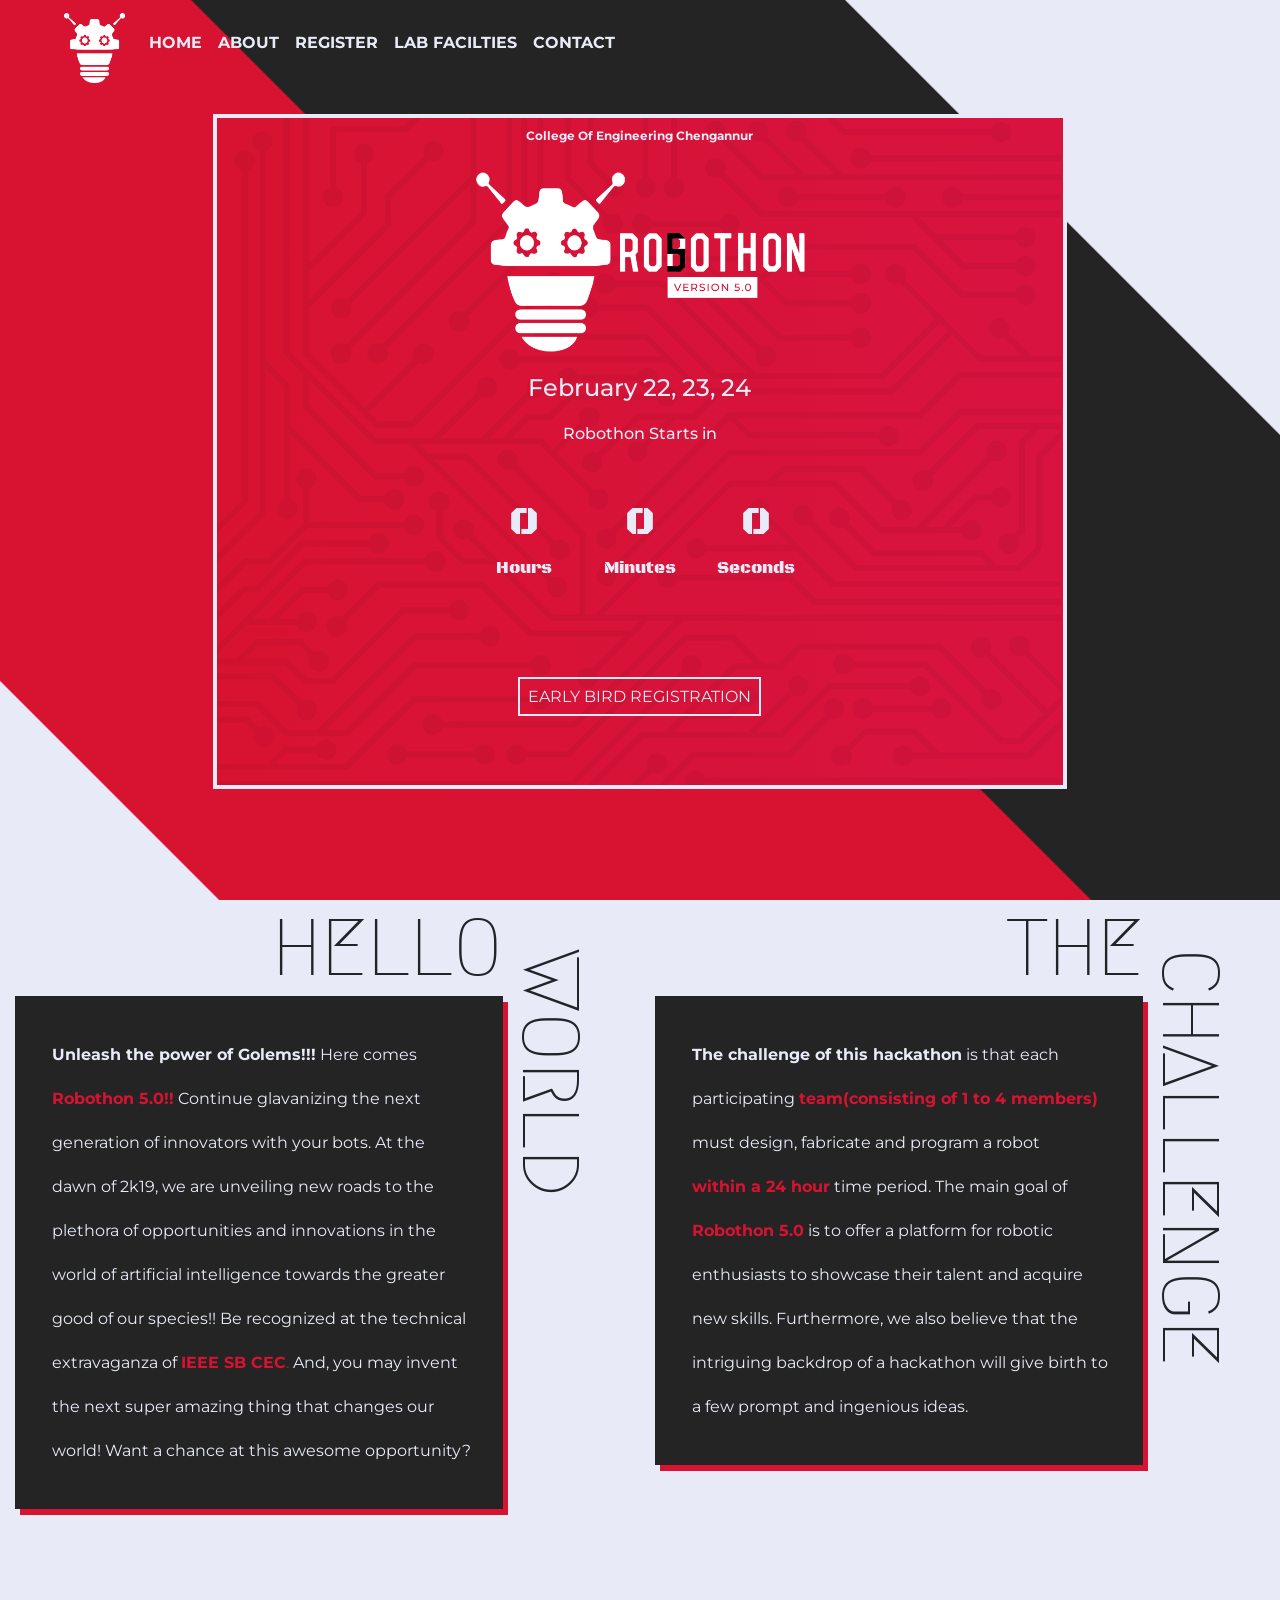
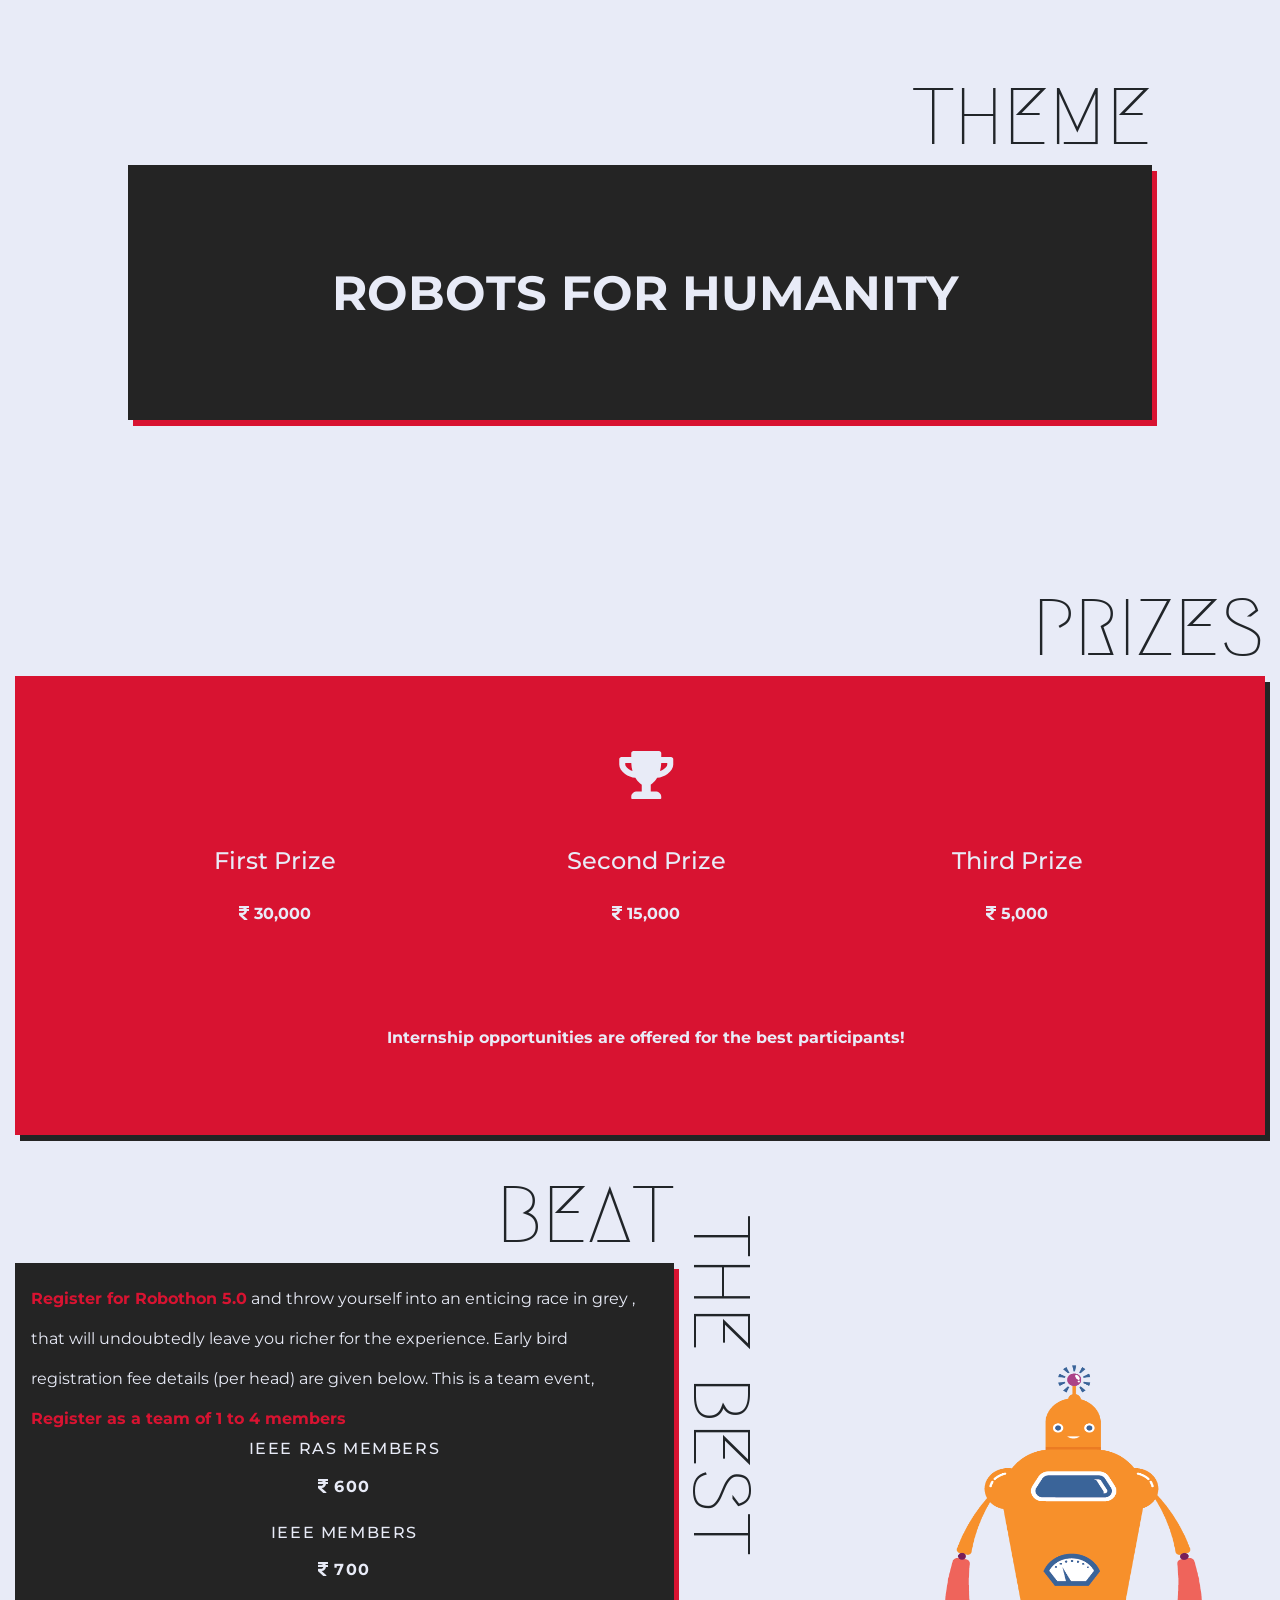
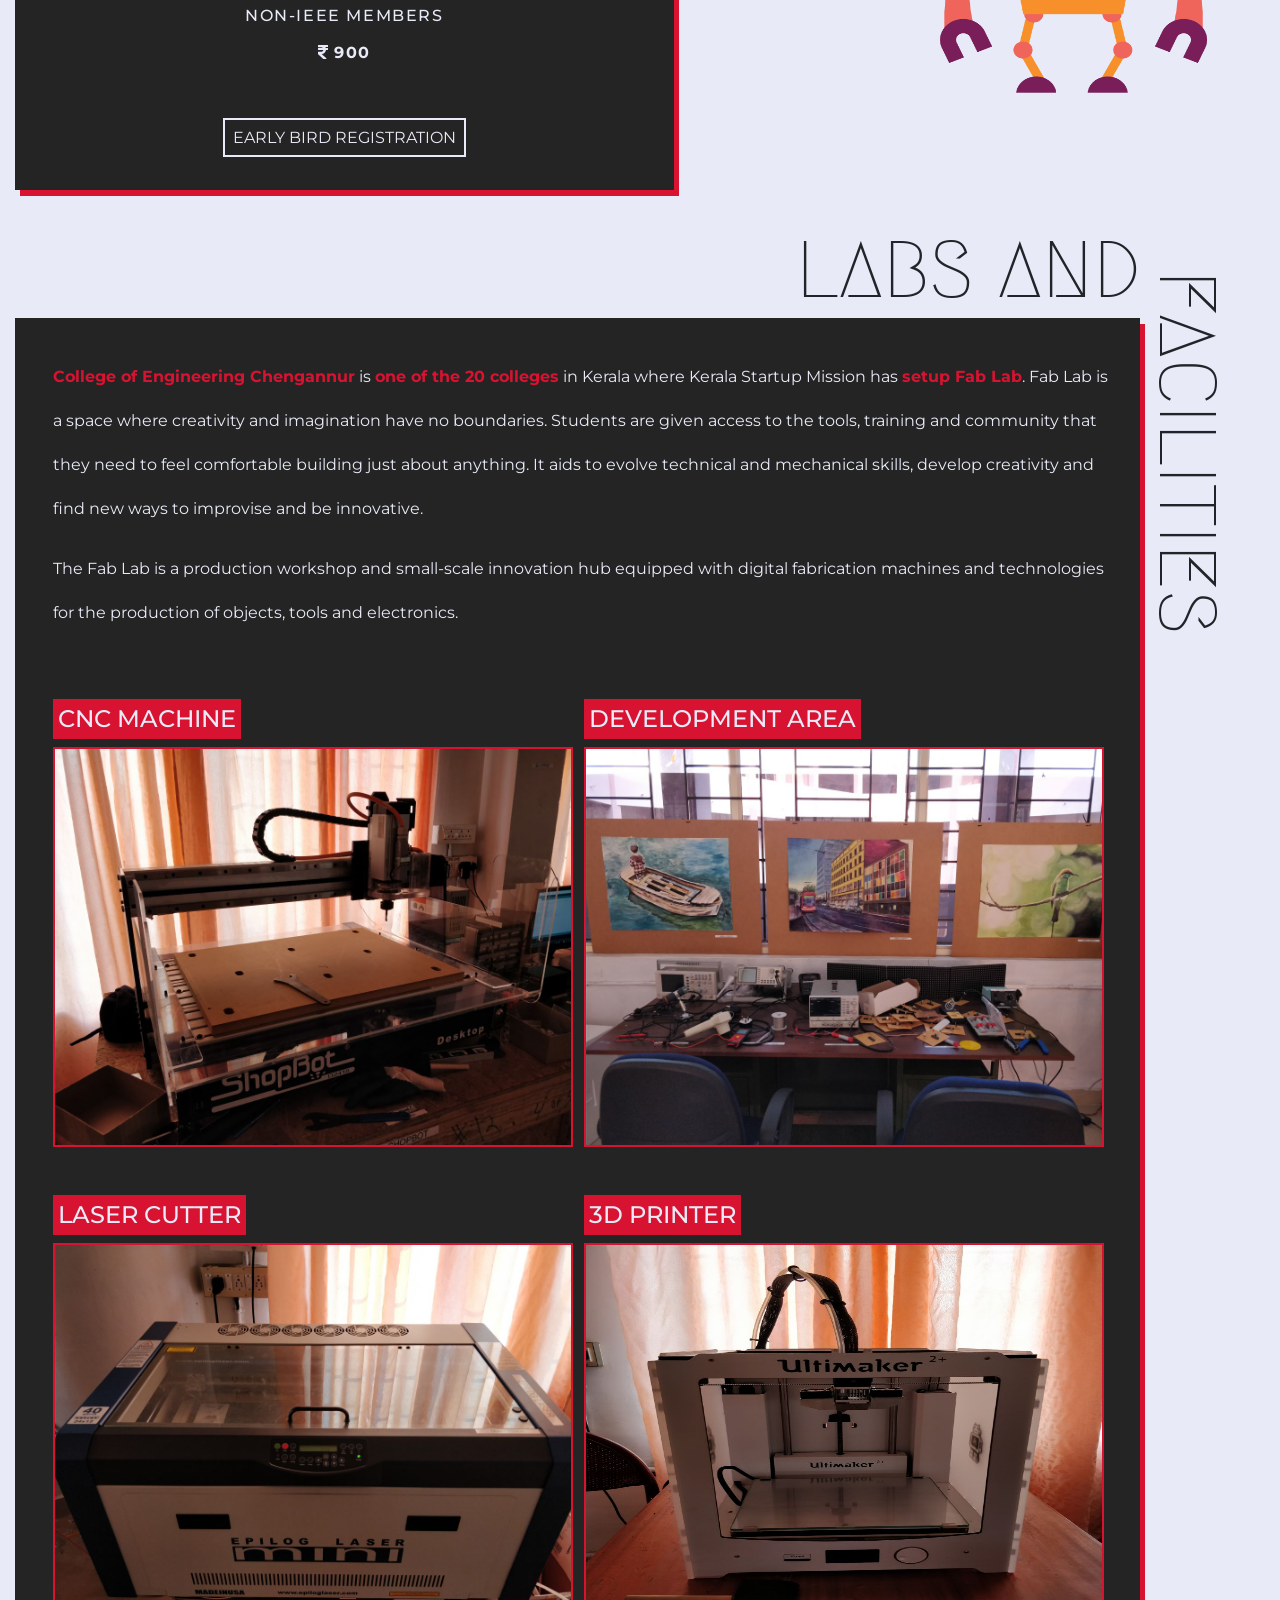
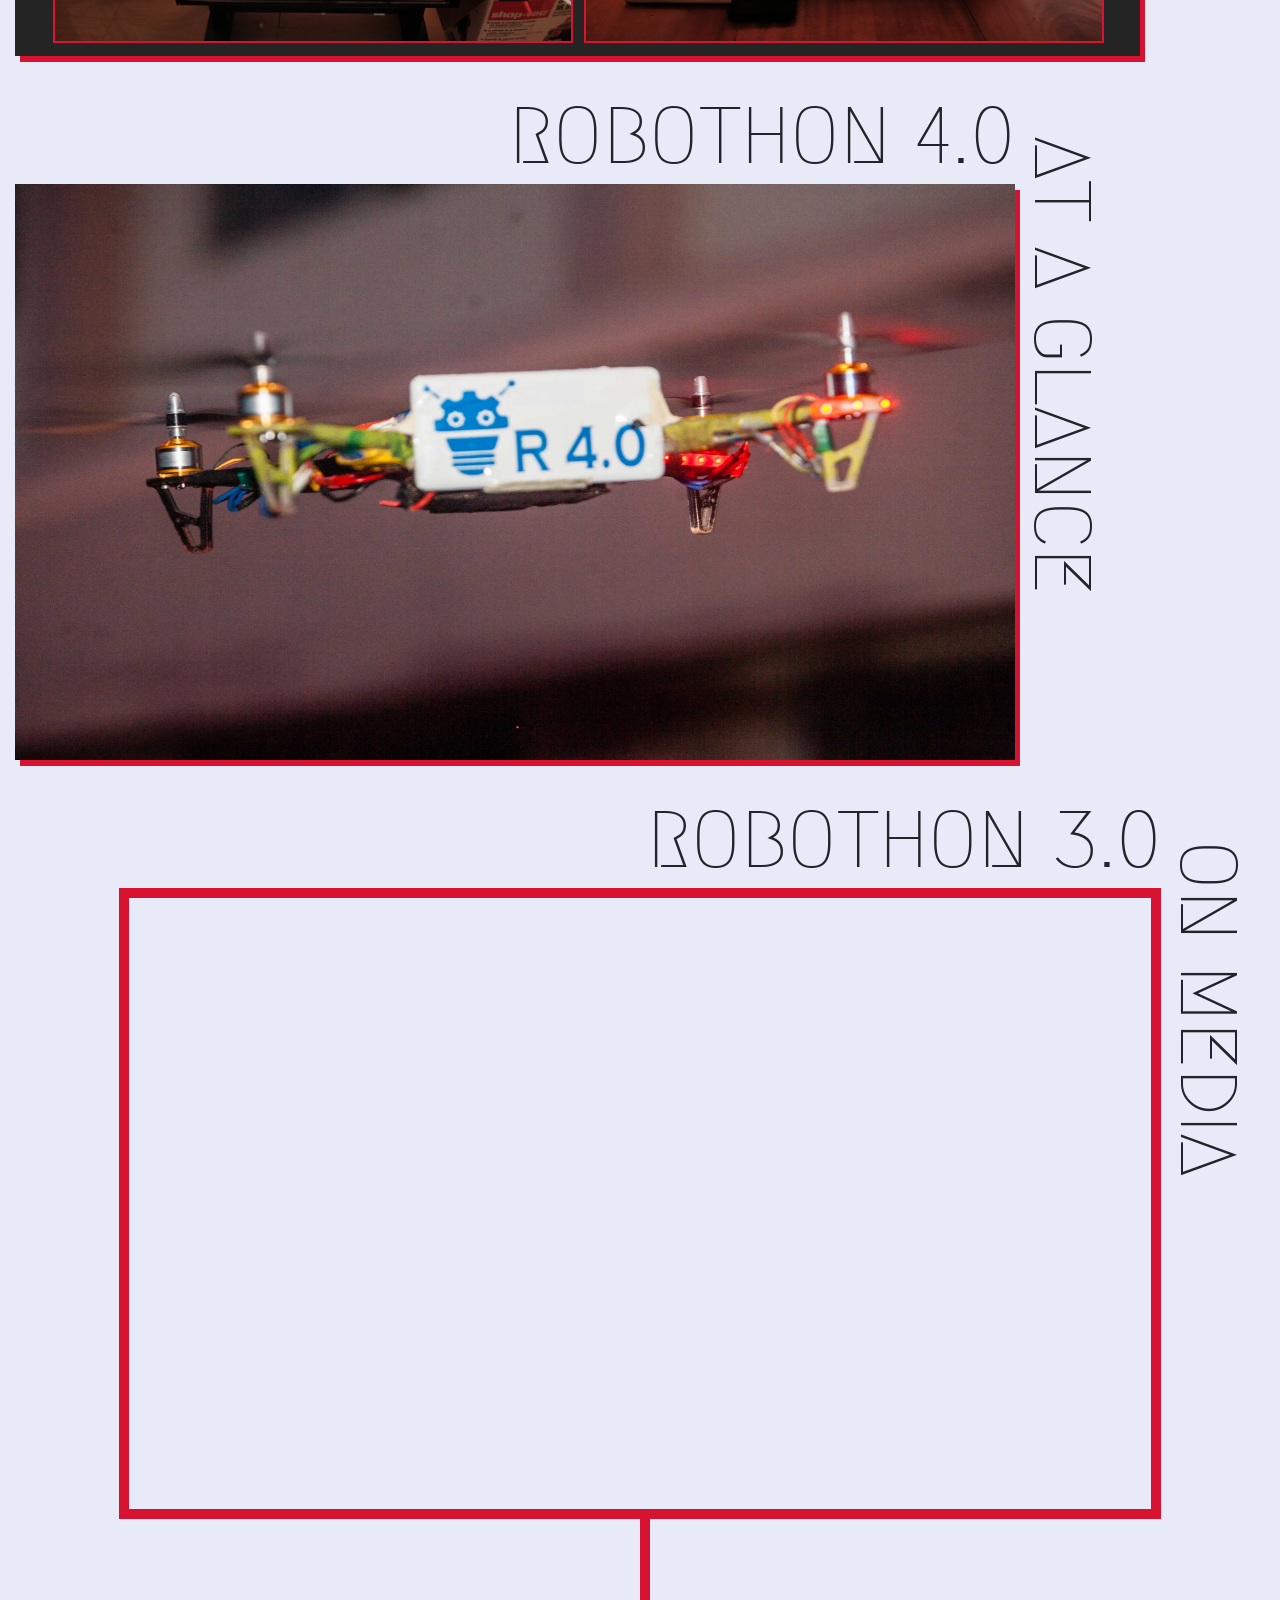
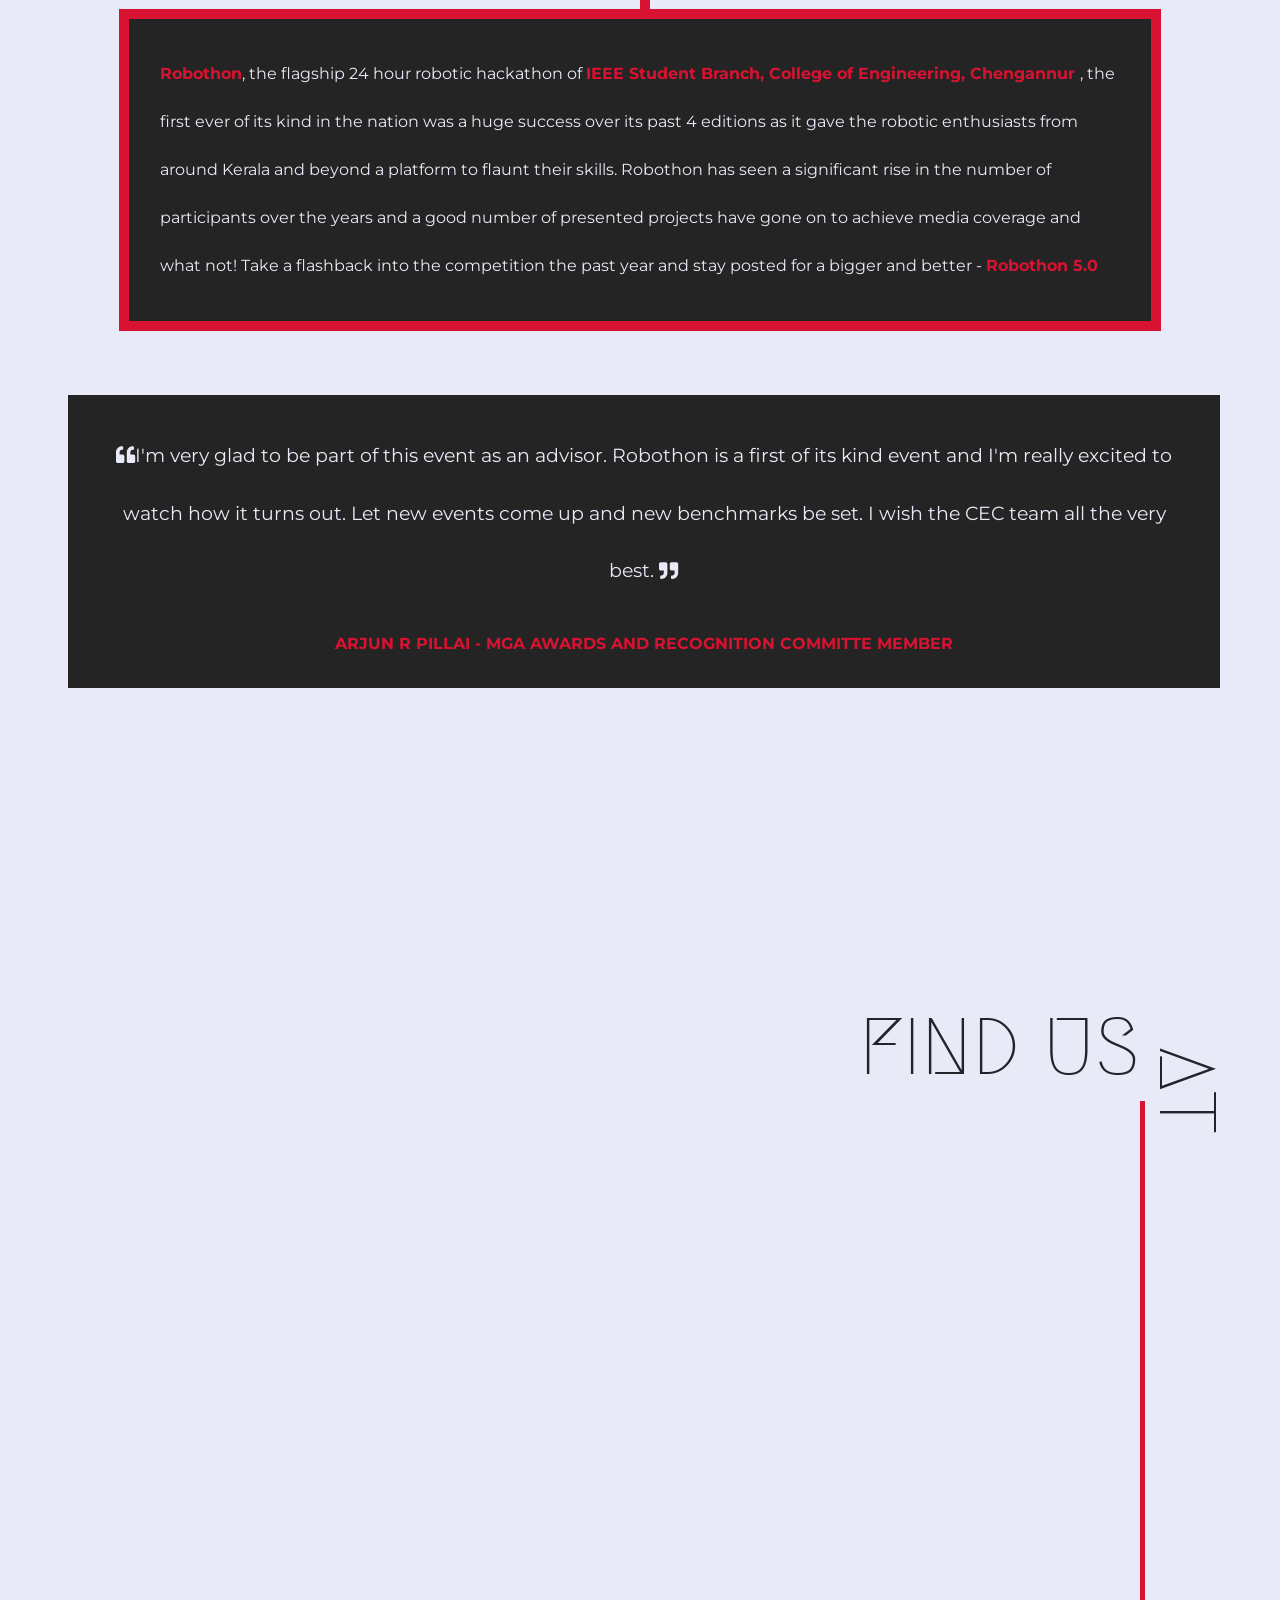
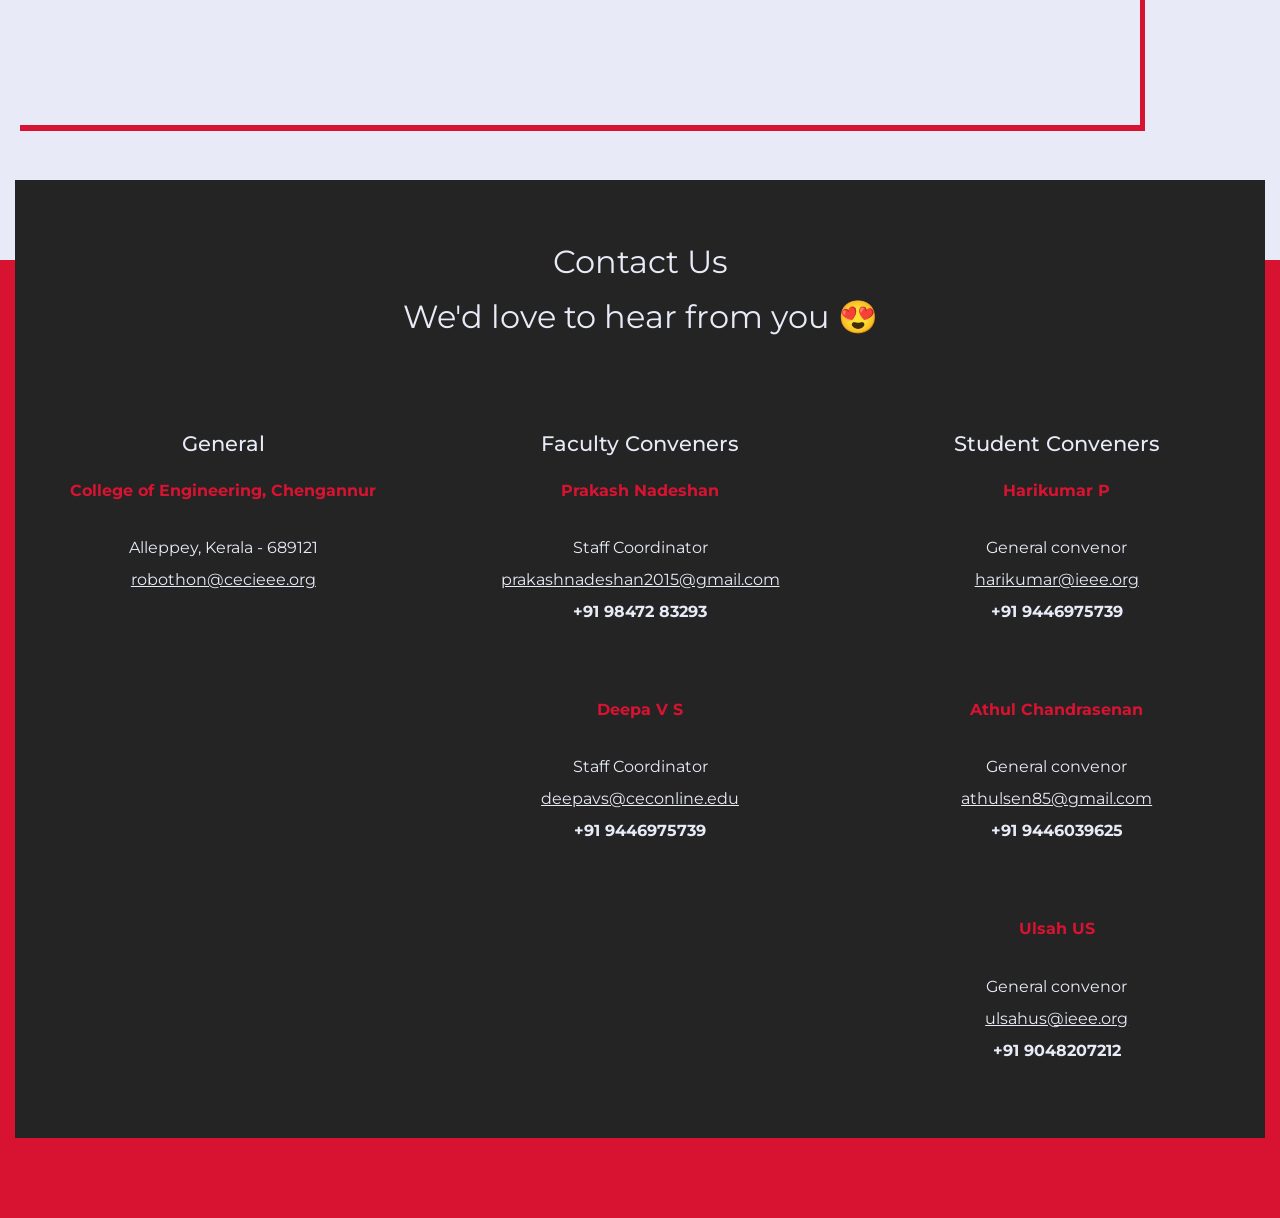
<file: index.html>
<!DOCTYPE html>
<html lang="en">

<head>
    <meta charset="utf-8" />
    <meta name="Description" content="Robothon 5.0 Official Website A Robot Hackathon from College of Engineering Chengannur">
    <meta http-equiv="X-UA-Compatible" content="IE=edge">
    <title>Robothon 5.0 | College Of Engineering Chengannur</title>
    <link rel="shortcut icon" type="image/png" href="img/Favicon.png" />
    <meta name="viewport" content="width=device-width, initial-scale=1">
    <link rel="stylesheet" href="css/lib/bootstrap4.2.1.min.css">
    <link rel="stylesheet" href="css/lib/normalize.css">
    <link rel="stylesheet" type="text/css" media="screen" href="css/main.css" />
    <link href="https://fonts.googleapis.com/css?family=Montserrat:400,500,600|Press+Start+2P|Megrim|Black+Ops+One" rel="stylesheet">
    <script src="js/lib/font-awesome-5.6.3.all.min.js"></script>
</head>

<body>
    <header id="home">
        <h1 class="sr-only">Robothon 5.0 from College of Engineering Chengannur</h1>

        <div id="body-background"></div>
        <nav class="navbar navbar-expand-md">
            <a class="navbar-brand" href="#"><img src="img/logo_only_Light.png" alt="robothon 5.0 white logo"></a>
            <button class="navbar-toggler" type="button" data-toggle="collapse" data-target="#navbarSupportedContent"
                aria-controls="navbarSupportedContent" aria-expanded="false" aria-label="Toggle navigation">
                <span class="navbar-toggler-icon fas fa-bars"></span>
            </button>

            <div class="collapse navbar-collapse" id="navbarSupportedContent">
                <ul class="navbar-nav mr-auto">
                    <li class="nav-item">
                        <a class="nav-link" href="#home">Home <span class="sr-only">(current)</span></a>
                    </li>
                    <li class="nav-item">
                        <a class="nav-link" href="#about">About</a>
                    </li>
                    <li class="nav-item">
                        <a class="nav-link" href="#register">Register</a>
                    </li>
                    <li class="nav-item">
                        <a class="nav-link" href="#lab">Lab facilties</a>
                    </li>
                    <li class="nav-item">
                        <a class="nav-link" href="#contact">Contact</a>
                    </li>
                </ul>
            </div>
        </nav>

        <div class="row no-gutters justify-content-center">
            <h2 class="sr-only">Hero of website containing core details and registration link</h2>
            <div class="col-12 col-md-10 col-lg-8">
                <div class="hero-main-card">
                    <div id="college-name"><strong>College Of Engineering Chengannur</strong></div>
                    <div class="robothon-5-main-logo"><img src="img/robo5logo_2_stripped.png" alt="Robothon logo with robothon written on the side"></div>
                    <div class="time-and-date">
                        <h3 class="sr-only">Date and time and countdown</h3>
                        <div id="date">February 22, 23, 24</div>
                        <h4 id="countdown-title">Robothon Starts in</h4>
                        <div class="countdown" data-date="Feb 22 2019"></div>
                    </div>
                    <div class="register"><a class="register-butt" href="#" target="_blank">Early Bird Registration</a></div>
                </div>
            </div>
        </div>
    </header>

    <main>
        <article>
            <h2 class="sr-only">details of the competition</h2>
            <div id="about" class="container-fluid">
                <div class="row justify-content-center full-screen-height">
                    <div class="col-12 col-md-6">
                        <h4 class="content-title">
                            <div class="content-title-1">
                                hello
                            </div>
                            <div class="position-at-edge">
                                <div class="content-title-2">
                                    world
                                </div>
                            </div>
                        </h4>
                        <div class="first-content">
                            <span class="avoid-wrapping"><strong>Unleash the power of Golems!!!</strong></span> Here
                            comes <span class="avoid-wrapping emphasize"><strong>Robothon 5.0!!</strong></span>
                            Continue glavanizing the next
                            generation of innovators with your bots. At the dawn of 2k19, we are unveiling new roads to
                            the plethora of opportunities and innovations in the world of artificial intelligence
                            towards the greater good of our species!! Be recognized at the technical extravaganza of
                            <span class="avoid-wrapping emphasize"><strong>IEEE SB CEC</strong>.</span> And, you may
                            invent the next super amazing thing that changes our world! Want
                            a chance at this awesome opportunity?
                        </div>
                    </div>
                    <div class="col-12 col-md-6">
                        <h4 class="content-title">
                            <div class="content-title-1">
                                THE
                            </div>
                            <div class="position-at-edge">
                                <div class="content-title-2">
                                    CHALLENGE
                                </div>
                            </div>
                        </h4>
                        <div class="second-content">
                            <strong>The challenge of this hackathon</strong> is that each participating <span class="avoid-wrapping emphasize"><strong>team(consisting
                                    of 1 to 4 members)</strong></span>
                            must design, fabricate and program a robot <span class="avoid-wrapping emphasize"><strong>within
                                    a 24 hour</strong></span> time period. The main goal of
                            <span class="avoid-wrapping emphasize"><strong>Robothon 5.0</strong></span> is to offer a
                            platform for robotic enthusiasts to showcase their talent and
                            acquire new skills. Furthermore, we also believe that the intriguing backdrop of a
                            hackathon will give birth to a few prompt and ingenious ideas.
                        </div>
                    </div>
                    <div id="theme" class="col-12">
                        <h4 class="content-title">
                            <div class="content-title-1">
                                theme
                            </div>
                        </h4>
                        <div class="first-content">
                            ROBOTS FOR HUMANITY
                        </div>
                    </div>
                    <div id="prizes" class="col-12">
                        <h4 class="content-title">
                            <div class="content-title-1">
                                PRIZES
                            </div>
                        </h4>
                        <div class="first-content prize-information">
                            <h5><i class="fas fa-trophy"></i></h5>
                            <div class="row no-gutters">
                                <div class="col-12 col-md-4">
                                    <h6 class="prize-position"><span>First Prize</span></h6>
                                    <div class="prize-amount"><i class="fas fa-rupee-sign"></i>&nbsp;30,000</div>
                                </div>
                                <div class="col-12 col-md-4">
                                    <h6 class="prize-position"><span>Second Prize</span></h6>
                                    <div class="prize-amount"><i class="fas fa-rupee-sign"></i>&nbsp;15,000</div>
                                </div>
                                <div class="col-12 col-md-4">
                                    <h6 class="prize-position"><span>Third Prize</span></h6>
                                    <div class="prize-amount"><i class="fas fa-rupee-sign"></i>&nbsp;5,000</div>
                                </div>
                                <div class="col-12 internship-offer">Internship opportunities are offered for the best
                                    participants!</div>
                            </div>
                        </div>
                    </div>
                </div>
            </div>
        </article>

        <article>
            <h2 class="sr-only">register for robothon 5.0</h2>
            <div id="register" class="container-fluid">
                <div class="row justify-content-center">
                    <div class="col-12 col-md-8">
                        <h4 class="content-title">
                            <div class="content-title-1">
                                beat
                            </div>
                            <div class="position-at-edge">
                                <div class="content-title-2">
                                    the&nbsp;best
                                </div>
                            </div>
                        </h4>
                        <div class="first-content registration-details">
                            <span class="avoid-wrapping emphasize"><strong>Register for Robothon 5.0</strong></span>
                            and throw yourself into an enticing race in grey , that will
                            undoubtedly leave you richer for the experience. Early bird registration fee details (per
                            head) are given below.
                            This is a team event, <span class="avoid-wrapping emphasize"><strong>Register as a team of
                                    1 to 4 members</strong></span>
                            <div class="price-detail">
                                <h5>IEEE RAS MEMBERS</h5>
                                <p><i class="fas fa-rupee-sign"></i>&nbsp;600</p>
                            </div>
                            <div class="price-detail">
                                <h5>IEEE MEMBERS</h5>
                                <p><i class="fas fa-rupee-sign"></i>&nbsp;700</p>
                            </div>
                            <div class="price-detail">
                                <h5>NON-IEEE MEMBERS</h5>
                                <p><i class="fas fa-rupee-sign"></i>&nbsp;900</p>
                            </div>
                            <div class="register"><a class="register-butt" href="#" target="_blank">Early Bird
                                    Registration</a></div>
                        </div>
                    </div>
                    <div class="col-12 col-md-4">
                        <img id="registration-robot" src="img/Robo-1.0.png" alt="a yellow robot standing here">
                    </div>
                </div>
            </div>
        </article>

        <article>
            <div id="lab" class="container-fluid labs-container">
                <div class="row justify-content-center">
                    <div class="col-12">
                        <h2 class="content-title">
                            <div class="content-title-1">
                                LABS&nbsp;AND
                            </div>
                            <div class="position-at-edge">
                                <div class="content-title-2">
                                    FACILITIES
                                </div>
                            </div>
                        </h2>
                        <div class="first-content">
                            <div class="row no-gutters justify-content-center">
                                <div class="col-12">
                                    <p>
                                        <strong class="emphasize">College of Engineering Chengannur</strong> is <strong
                                            class="emphasize">one of the 20 colleges</strong> in Kerala where Kerala
                                        Startup Mission has <strong class="emphasize">setup Fab Lab</strong>.&nbsp;Fab
                                        Lab
                                        is a space where creativity and imagination have no boundaries. Students are
                                        given access to the tools,
                                        training and community that they need to feel comfortable building just about
                                        anything.
                                        It aids to evolve technical and mechanical skills, develop creativity and find
                                        new
                                        ways to improvise and be innovative.
                                    </p>
                                    <p>
                                        The Fab Lab is a production workshop and small-scale innovation hub equipped
                                        with
                                        digital fabrication machines and technologies for the production of objects,
                                        tools
                                        and electronics.
                                    </p>
                                </div>
                                <div class="col-lg-6">
                                    <div class="generic-info-card labs">
                                        <h3 class="generic-info-card-title labs-title">
                                            CNC MACHINE
                                        </h3>
                                        <div class="generic-info-card-content labs-image">
                                            <img src="img/lab1.jpeg" alt="cnc machine">
                                        </div>
                                    </div>
                                </div>
                                <div class="col-lg-6">
                                    <div class="generic-info-card labs">
                                        <h3 class="generic-info-card-title labs-title">
                                            DEVELOPMENT AREA
                                        </h3>
                                        <div class="generic-info-card-content labs-image">
                                            <img src="img/lab2.jpeg" alt="DEVELOPMENT AREA">
                                        </div>
                                    </div>
                                </div>
                                <div class="col-lg-6">
                                    <div class="generic-info-card labs">
                                        <h3 class="generic-info-card-title labs-title">
                                            LASER CUTTER
                                        </h3>
                                        <div class="generic-info-card-content labs-image">
                                            <img src="img/lab3.jpeg" alt="LASER CUTTER">
                                        </div>
                                    </div>
                                </div>
                                <div class="col-lg-6">
                                    <div class="generic-info-card labs">
                                        <h3 class="generic-info-card-title labs-title">
                                            3D PRINTER
                                        </h3>
                                        <div class="generic-info-card-content labs-image">
                                            <img src="img/lab4.jpeg" alt="3D PRINTER">
                                        </div>
                                    </div>
                                </div>
                            </div>
                        </div>
                    </div>
                </div>
            </div>
        </article>

        <div class="container-fluid">
            <div class="row justify-content-center no-gutters">
                <div class="col-12">
                    <h2 class="content-title">
                        <div class="content-title-1">
                            ROBOTHON&nbsp;4.0
                        </div>
                        <div class="position-at-edge">
                            <div class="content-title-2">
                                AT&nbsp;A&nbsp;GLANCE
                            </div>
                        </div>
                    </h2>
                    <div class="first-content image-slider">
                        <div class="curtain"></div>
                        <div class="slider-image image-1"><img src="img/pic1.jpg" alt="robothon 4.0 drone"></div>
                        <div class="slider-image image-2"><img src="img/pic2.jpg" alt="robothon 4.0 participant's project"></div>
                        <div class="slider-image image-1"><img src="img/pic3.jpg" alt="robothon 4.0 shots"></div>
                        <div class="slider-image image-1"><img src="img/pic4.jpg" alt="robothon 4.0 participant's project"></div>
                    </div>
                </div>
                <div id="on-media" class="col-12 col-md-9 col-lg-10">
                    <h2 class="content-title">
                        <div class="content-title-1">
                            ROBOTHON&nbsp;3.0
                        </div>
                        <div class="position-at-edge">
                            <div class="content-title-2">
                                ON&nbsp;MEDIA
                            </div>
                        </div>
                    </h2>
                    <div class="wrap-title">
                        <div class="outer">
                            <div class="inner"><iframe src="https://www.youtube.com/embed/gUVrxTCHsK0" frameborder="0"
                                    allowfullscreen></iframe></div>

                            <div class="connector"></div>

                            <div class="description">
                                <strong class="emphasize">
                                    Robothon</strong>, the flagship 24 hour robotic hackathon of <strong class="emphasize">
                                    IEEE Student Branch, College of
                                    Engineering, Chengannur
                                </strong>, the first ever of its kind in the nation was a huge success over
                                its past 4 editions as it gave the robotic enthusiasts from around Kerala and beyond a
                                platform to flaunt their skills. Robothon has seen a significant rise in the number of
                                participants over the years and a good number of presented projects have gone on to
                                achieve
                                media coverage and what not! Take a flashback into the competition the past year and
                                stay
                                posted for a bigger and better - <strong class="emphasize">Robothon 5.0</strong>
                            </div>
                        </div>
                    </div>
                </div>
            </div>
        </div>

        <div class="quote-slider">
            <div class="slider">
                <div class="quote">
                    <div class="quote-quote"><i class="fas fa-quote-left"></i>Robotics is fast becoming the
                        hottest industry
                        to work
                        in. I'm very proud and happy to say that the IEEE RAS Chapter at CEC has been the
                        launchpad
                        into my
                        career. Robothon will be another treat to students who want to get hands-on and develop
                        their
                        interest in Robotics.<i class="fas fa-quote-right"></i>
                    </div>
                    <div class="quote-author">Aswin Shibu Abraham - Chairperson, IEEE INDIA SAC</div>
                </div>
                <div class="quote">
                    <div class="quote-quote"><i class="fas fa-quote-left"></i>I'm very glad to be part of this
                        event as an
                        advisor. Robothon is a first of its kind event and I'm really excited to watch how it
                        turns
                        out. Let new events come up and new benchmarks be set. I wish the CEC team all the very
                        best.
                        <i class="fas fa-quote-right"></i>
                    </div>
                    <div class="quote-author">Arjun R Pillai - MGA Awards and Recognition Committe Member</div>
                </div>
                <div class="quote">
                    <div class="quote-quote"><i class="fas fa-quote-left"></i>On behalf of the RAS Student
                        Activities
                        Committee, I would like to express our excitement in hearing about the CEC chapter's
                        Robothon.
                        Active chapters and local events are part of what make RAS valuable to our members, and
                        Robothon is sure to be a one.
                        <i class="fas fa-quote-right"></i>
                    </div>
                    <div class="quote-author">Lauren Miller - RAS Student Activities Committee Chair (2015)</div>
                </div>
            </div>
        </div>

        <article>
            <div class="col-12">
                <div class="map-holder">
                    <h2 class="content-title">
                        <div class="content-title-1">
                            FIND US
                        </div>
                        <div class="position-at-edge">
                            <div class="content-title-2">
                                AT
                            </div>
                        </div>
                    </h2>
                    <iframe src="https://www.google.com/maps/embed/v1/place?q=place_id:ChIJj7B-AuoiBjsRxiG4fSBbEEE&key=AIzaSyD9DuIvGVqUYksrg6D8IVj9AtHdQDfanbM"
                        allowfullscreen></iframe>
                </div>
            </div>
        </article>
    </main>
    <footer>
        <div id="contact" class="contact-details">
            <div class="row justify-content-center">
                <div class="col-12">
                    <h2>
                        <p>
                            Contact Us
                        </p>
                        <p>
                            We'd love to hear from you&nbsp;<span>&#x1f60d;</span>
                        </p>
                    </h2>
                </div>

                <div class="col-md-6 col-lg-4">
                    <div class="contact">
                        <h3>
                            General
                        </h3>
                        <div class="contact-card">
                            <h4 class="emphasize">
                                <strong>College of Engineering, Chengannur</strong>
                            </h4>
                            <p>
                                Alleppey, Kerala - 689121
                            </p>
                            <p>
                                <u><a href="mailto:robothon@cecieee.org?subject=Regarding%20Robothon%205.0">robothon@cecieee.org</a></u>
                            </p>
                        </div>
                    </div>
                </div>

                <div class="col-md-6 col-lg-4">
                    <div class="contact">
                        <h3>Faculty Conveners</h3>
                        <div class="contact-card">
                            <h4 class="emphasize">
                                <strong>Prakash Nadeshan</strong>
                            </h4>
                            <p>
                                Staff Coordinator
                            </p>
                            <p>
                                <u><a href="mailto:prakashnadeshan2015@gmail.com?subject=Regarding%20Robothon%205.0">prakashnadeshan2015@gmail.com</a></u>
                            </p>
                            <p>
                                <strong>+91 98472 83293</strong>
                            </p>
                        </div>

                        <div class="contact-card">
                            <h4 class="emphasize">
                                <strong>Deepa V S</strong>
                            </h4>
                            <p>
                                Staff Coordinator
                            </p>
                            <p>
                                <u><a href="mailto:deepavs@ceconline.edu?subject=Regarding%20Robothon%205.0">deepavs@ceconline.edu</a></u>
                            </p>
                            <p>
                                <strong>+91 9446975739</strong>
                            </p>
                        </div>
                    </div>
                </div>

                <div class="col-md-6 col-lg-4">
                    <div class="contact">
                        <h3>
                            Student Conveners
                        </h3>
                        <div class="contact-card">
                            <h4 class="emphasize">
                                <strong>Harikumar P</strong>
                            </h4>
                            <p>
                                General convenor
                            </p>
                            <p>
                                <u><a href="mailto:harikumar@ieee.org?subject=Regarding%20Robothon%205.0">harikumar@ieee.org</a></u>
                            </p>
                            <p>
                                <strong>+91 9446975739</strong>
                            </p>
                        </div>
                        <div class="contact-card">
                            <h4 class="emphasize">
                                <strong>Athul Chandrasenan</strong>
                            </h4>
                            <p>
                                General convenor
                            </p>
                            <p>
                                <u><a href="mailto:athulsen85@gmail.com?subject=Regarding%20Robothon%205.0">athulsen85@gmail.com</a></u>
                            </p>
                            <p>
                                <strong>+91 9446039625</strong>
                            </p>
                        </div>
                        <div class="contact-card">
                            <h4 class="emphasize">
                                <strong>Ulsah US</strong>
                            </h4>
                            <p>
                                General convenor
                            </p>
                            <p>
                                <u><a href="mailto:ulsahus@ieee.org?subject=Regarding%20Robothon%205.0">ulsahus@ieee.org</a></u>
                            </p>
                            <p>
                                <strong>+91 9048207212</strong>
                            </p>
                        </div>
                    </div>
                </div>
            </div>
        </div>
    </footer>
    <script src="js/lib/jquery-3.3.1.min.js"></script>
    <script src="js/lib/jquery.fittext.js"></script>
    <script src="js/lib/jquery.plugin.min.js"></script>
    <script src="js/lib/jquery.countdown.min.js"></script>
    <script src="js/lib/bootstrap4.2.1.bundle.min.js"></script>
    <!-- <script src="js/lib/typed.js"></script> -->
    <script src="js/lib/anime.min.js"></script>
    <script src="js/main.js"></script>
</body>

</html>
</file>
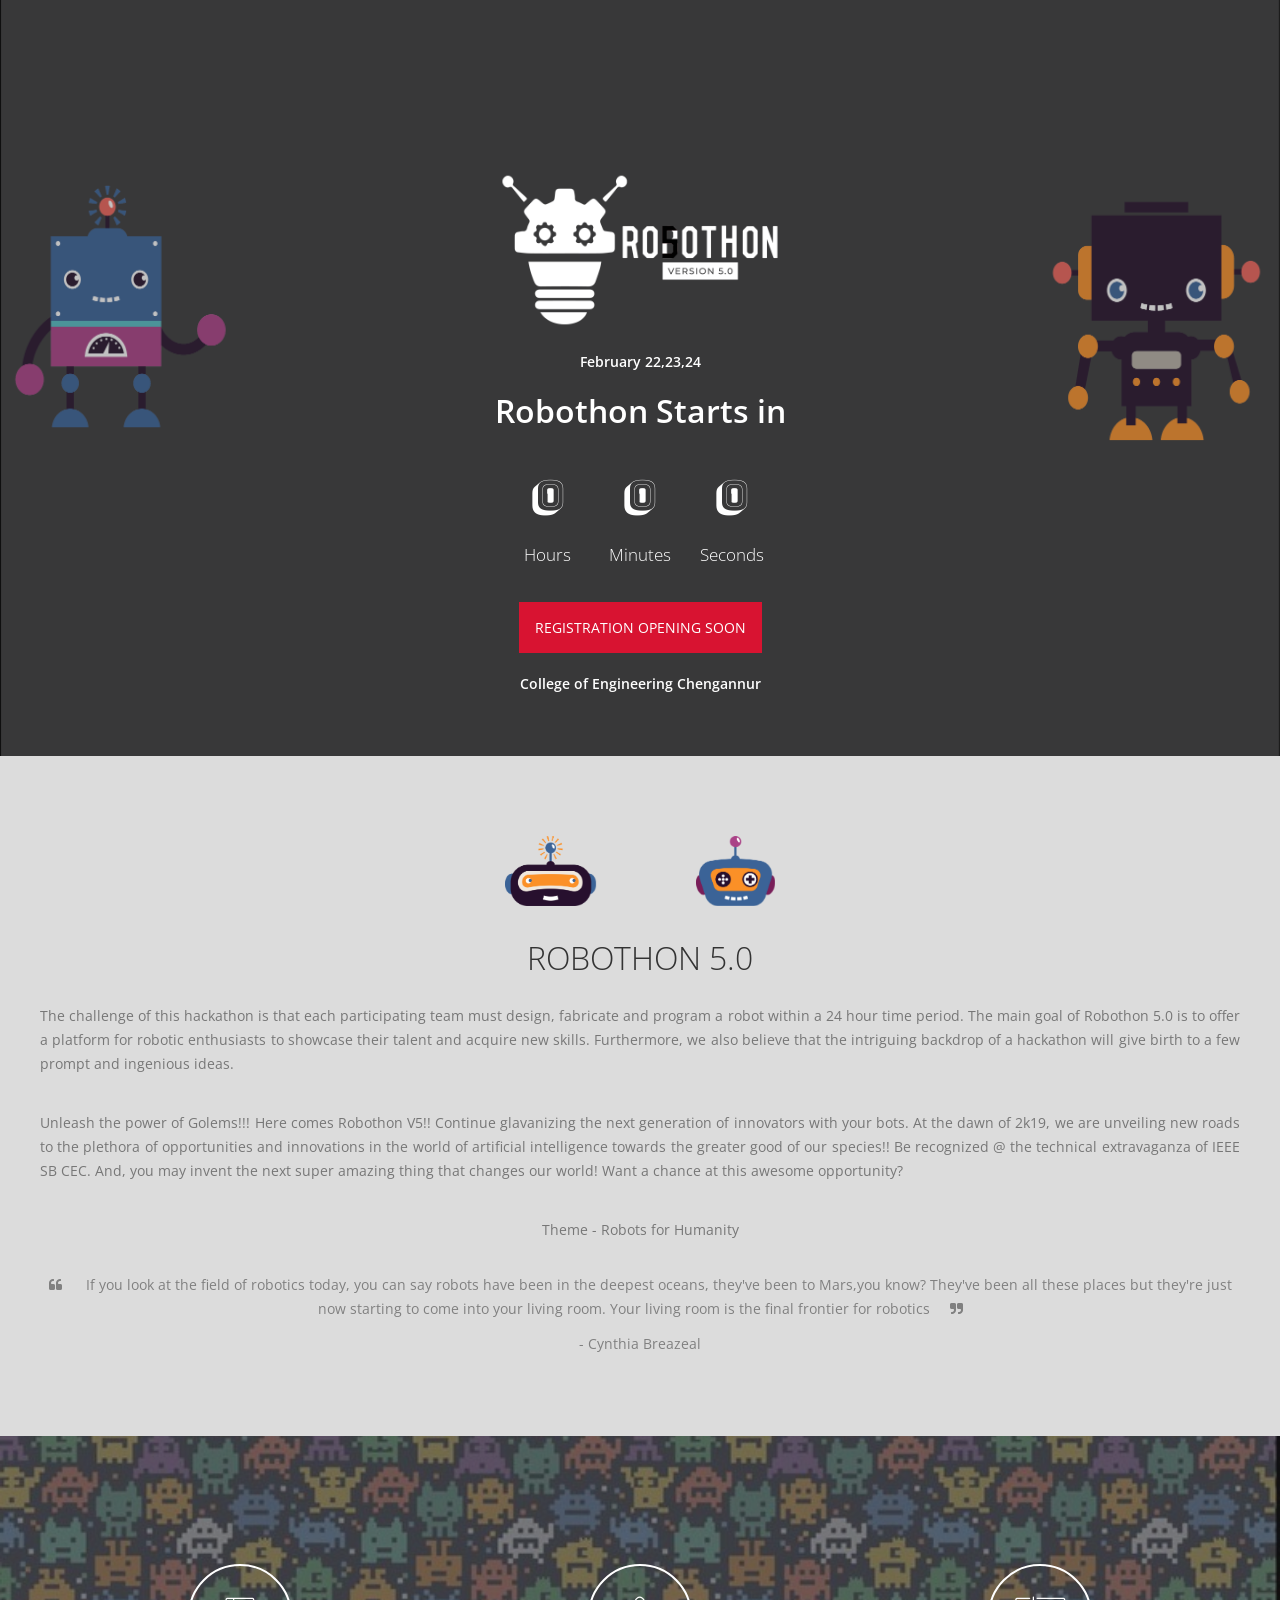
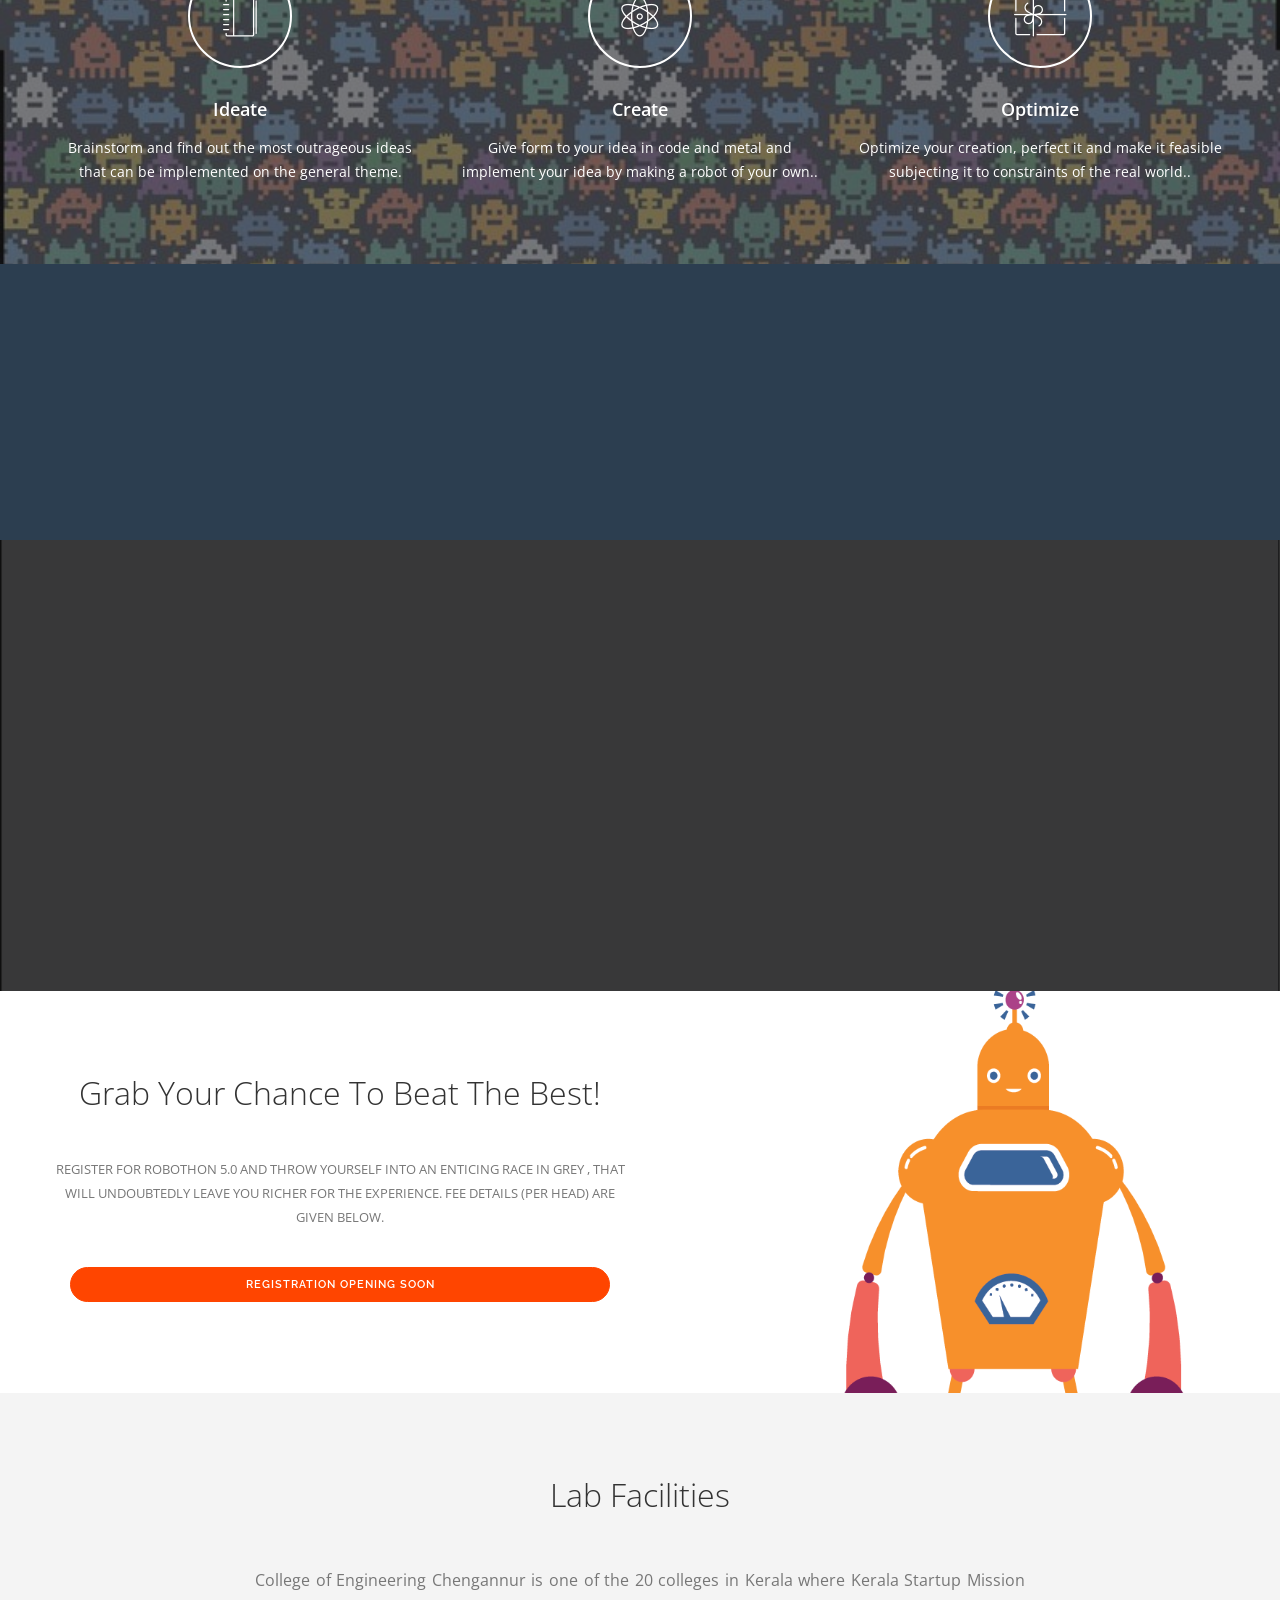
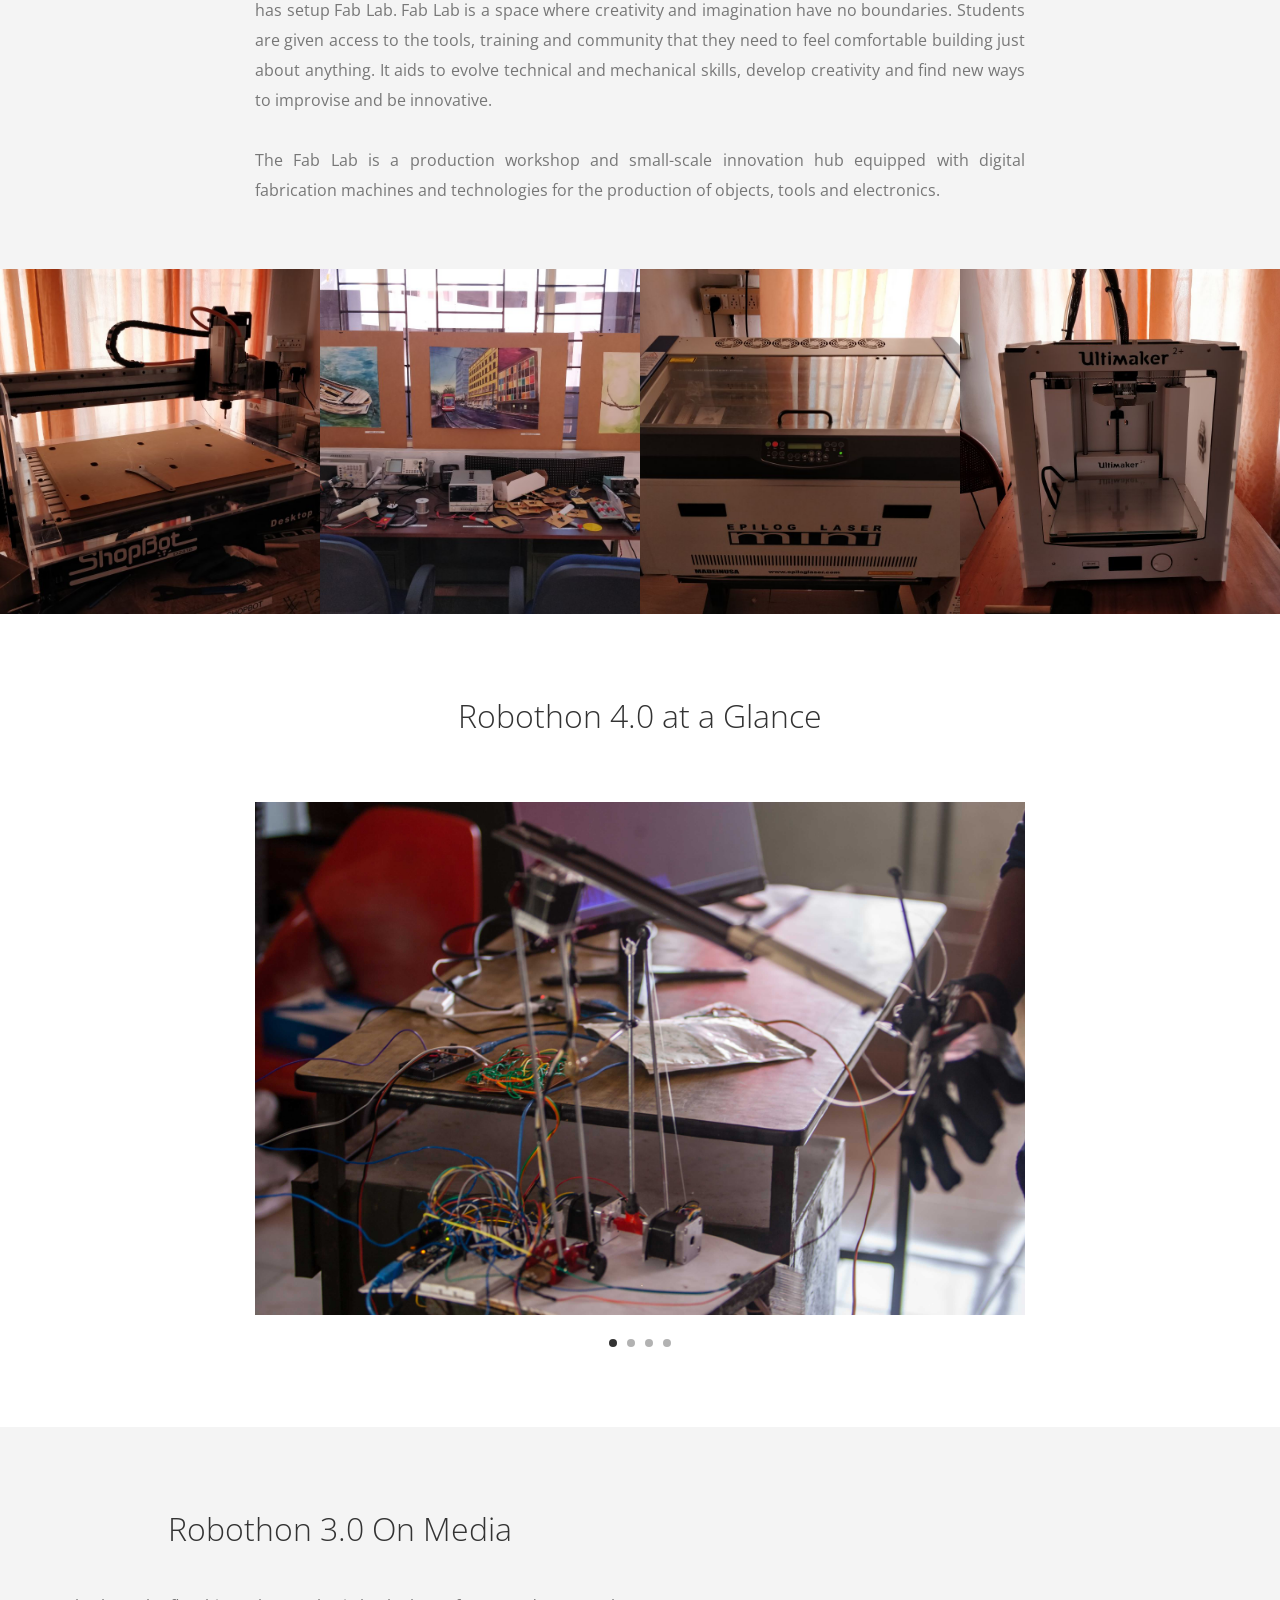
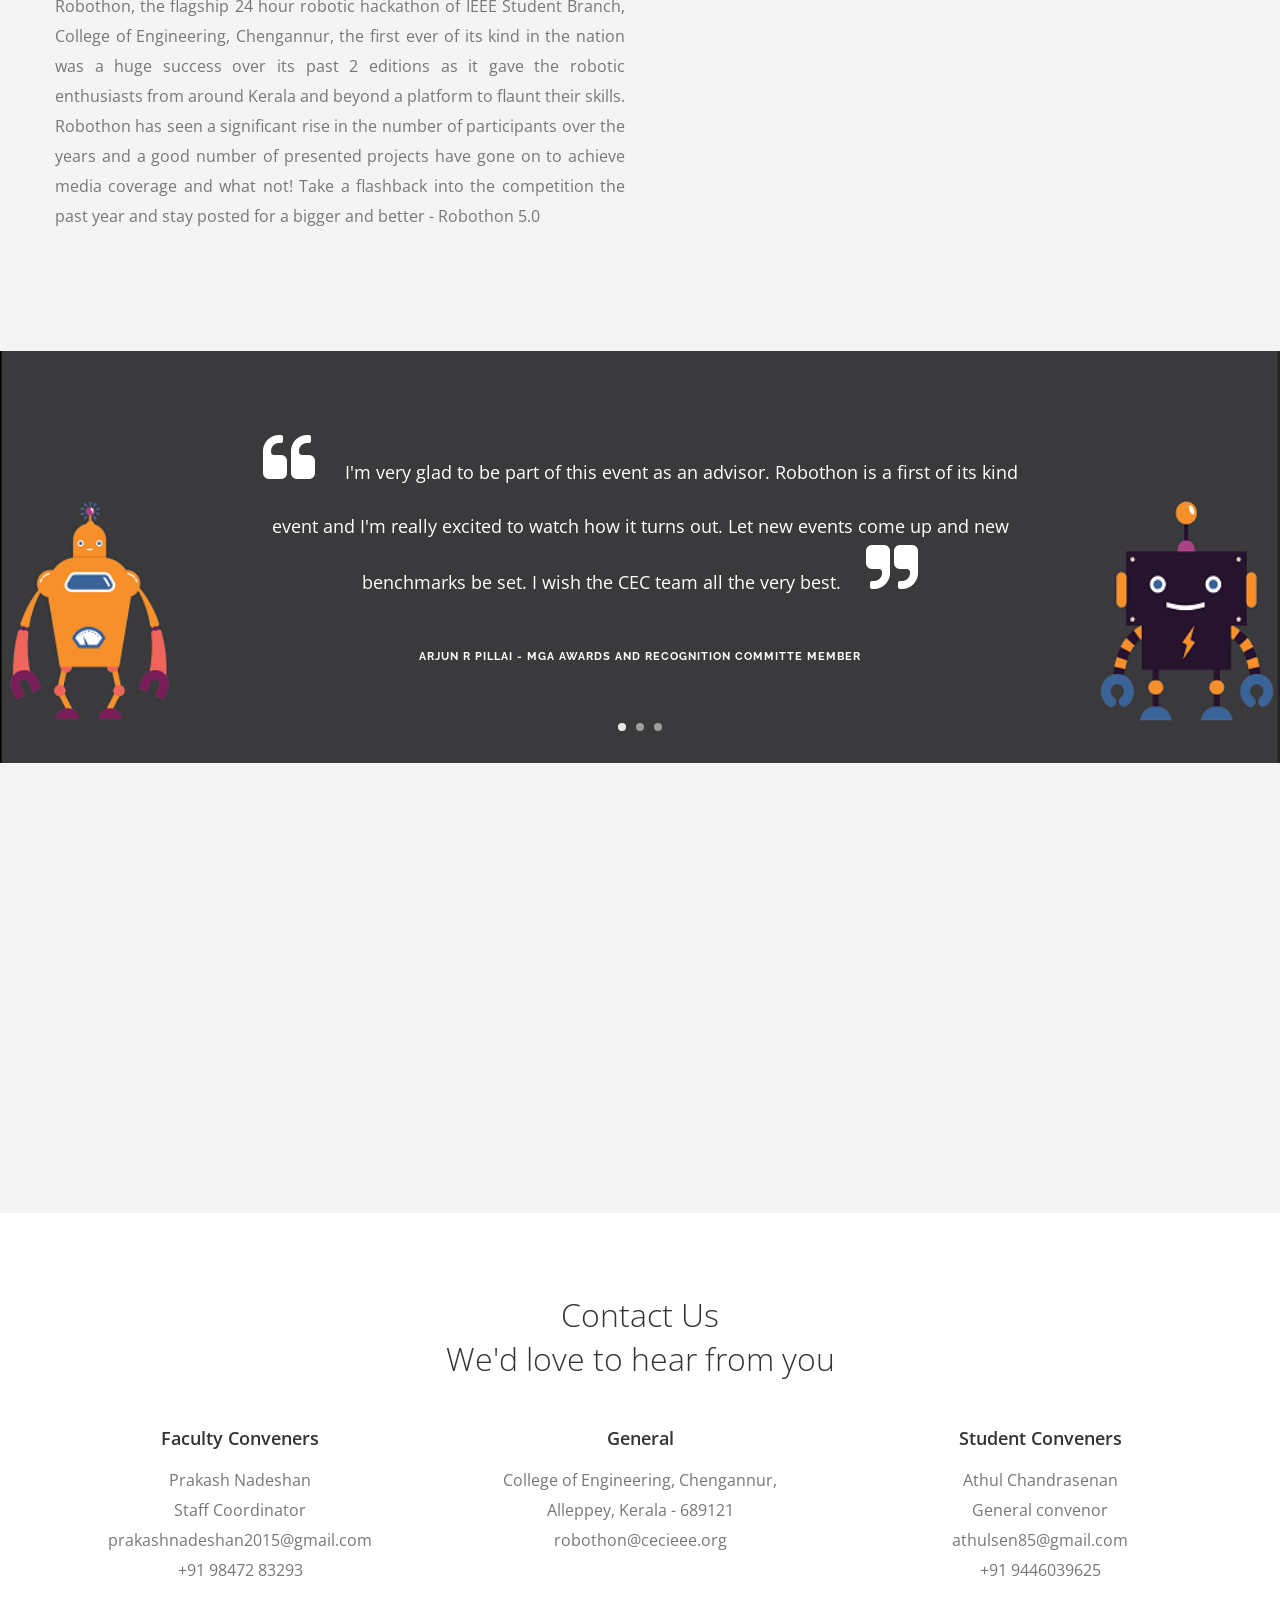
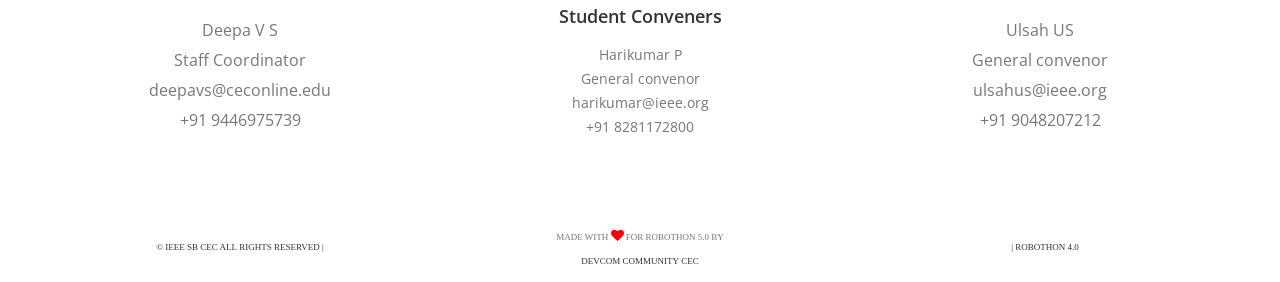
<file: .old/index.html>
<!-- credits to be given-->
<!-- <a href='https://www.freepik.com/free-photo/smoke-on-colorful-background_2241115.htm'>Designed by Freepik</a> -->

<!DOCTYPE html>
<html lang="en">
<head>
    <!-- Document Designed For Robothon 5.0 College of Engineering Chengannur -->

    <meta charset="UTF-8">
    <title>Robothon 5.0 | College of Engineering Chengannur</title>
    <link rel="shortcut icon" type="image/png" href="img/Favicon.png"/>
    <meta name="description" content="Robothon 5.0 Official Website">
    <meta name="viewport" content="width=device-width, initial-scale=1">
    <meta http-equiv="X-UA-Compatible" content="IE=edge">
    <link href="css/elegant-icons.min.css" rel="stylesheet" type="text/css" media="all"/>
    <link href="css/animate.min.css" rel="stylesheet" type="text/css" media="all">
    <link href="css/font-awesome.min.css" rel="stylesheet" type="text/css" media="all">
    <link href="css/flexslider.min.css" rel="stylesheet" type="text/css" media="all"/>
    <link href="css/line-icons.min.css" rel="stylesheet" type="text/css" media="all"/>
    <link href="css/bootstrap.min.css" rel="stylesheet" type="text/css" media="all"/>
    <link href="css/theme.css" rel="stylesheet" type="text/css" media="all"/>
    <link href='http://fonts.googleapis.com/css?family=Open+Sans:300italic,400italic,400,300,600,700%7CRaleway:700' rel='stylesheet' type='text/css'>
    <link href="https://fonts.googleapis.com/css?family=Bungee+Shade&text=1234567890:" rel="stylesheet"> 
    <script src="js/modernizr-2.6.2-respond-1.1.0.min.js"></script>
</head>


<body>
<div class="loader">
    <div class="spinner">
        <div class="double-bounce1"></div>
        <div class="double-bounce2"></div>
    </div>
</div>

<div class="nav-container">
    <nav class="top-bar overlay-bar">
        <div class="container">

            <!--end of row-->
            <div class="row nav-menu wow slideInDown" style="padding-bottom: 10px; animation-duration: 1s;  ">
                <div class="col-sm-2 col-md-2 columns"  >
                    <a href="#">
                        <img class="logo logo-light wow infinite pulse "  alt="Logo" style="width: auto;height:50px ;animation-duration: 3s;" src="img/logo_only_Light.png">
                        <img class="logo logo-dark wow infinite pulse "  alt="Logo" style="width: auto;height:50px ;padding-top: 5px ;animation-duration: 3s;" src="img/logo_only_Light.png">
                    </a>
                </div>


                <div class="col-sm-4 col-md-10 columns" style="padding-top: 7px">
                    <ul class="menu">
                        <li ><a href="#home">Home</a></li>
                        <li ><a href="#about">About</a></li>
                        <li ><a href="#register">Register</a></li>
                        <!-- <li ><a href="#robo">RoboJuncture</a></li> -->
                        <li ><a href="#lab">Lab Facilities</a></li>

                        <li ><a href="#contact">Contact</a></li>
                    </ul>

                    <ul class="social-icons text-right">
                        <!-- <li>
                            <a href="https://www.facebook.com/cecrobothon">
                                <i class="icon social_twitter"></i>
                            </a>
                        </li> -->

                        <li>
                            <a href="https://www.facebook.com/cecrobothon/">
                                <i class="icon social_facebook"></i>
                            </a>
                        </li>

                        <li>
                            <a href="https://www.instagram.com/robothon_r5">
                                <i class="icon social_instagram"></i>
                            </a>
                        </li>
                    </ul>
                </div>
            </div><!--end of row-->

            <div class="mobile-toggle">
                <i class="icon icon_menu"></i>
            </div>

        </div><!--end of container-->
    </nav>

</div>
<div class="main-container" id="home" >

    <section  class="image-divider overlay duplicatable-content no-pad coming-soon"  >
       <div class="background-image-holder"  >
            <!-- Background image from <a href='https://www.freepik.com/free-photo/black-background-with-smoke-effect_1096141.htm'>Designed by Freepik</a> -->
            <img class="hero img-responsive  parallax-background"  alt="smoke in the background" src="img/test.png">
        </div>

        <div class="container align-vertical">
            <div class="row">
                <div class="col-md-8 col-md-offset-2 text-center" style="margin-top: 150px;margin-bottom: 20px">
                    <img alt="logo img-responsive" class="wow slideInLeft" style="animation-duration:1s;width: auto ; height : 200px; " class="logo" src="img/robo5logo_2.png">
                    <br><span class="text-white wow slideInUp" style="animation-duration:1s;padding-top: 20px" ><strong>February 22,23,24</strong></span>
                    <h1 class="text-white wow slideInRight" style="animation-duration:1s;margin-top: 15px; font-size: xx-large ; font-family: 'Open Sans'; " align="center" >Robothon Starts in</h1>
                    <div class="countdown wow slideInUp" style="animation-duration: 1s;" data-date="Feb 22 2019"></div>
                    <div class="row text-center wow fadeIn" style="animation-duration: 1s;">
                            <div class="photo-form-wrapper clearfix">
                                <div class="row">
                                        <div class="col-md-12 col-md-offset-0 col-sm-4 col-sm-offset-4 text-center">
                                            <a href="" type="submit" class="register-butt" style="margin-bottom: 10px" >Registration Opening Soon</a>
                                        </div>
                                </div><!--end of row-->
                            </div><!--end of photo form wrapper-->
                            <div class="text-white animated  flash" style="animation-duration: 6s"><strong>College of Engineering Chengannur</strong></div>
                    </div><!--end of row-->
                </div>
            </div><!--end of row-->



        </div><!--end of container-->
    </section>



    <section class="text-banner" id="about" style="background-color: #dcdcdc">
        <div class="container text-center">

            <div class="row">

                <div class="col-sm-20 ">

                     <table align="center" style="margin-bottom: 20px" >
                         <td><img src="img/r1.png" class = "img-responsive animated  infinite wobble" style="animation-duration:3s;animation-delay:1s;height: 70px ; width: auto;margin-right: 100px"></td>
                         <td><img src="img/r2.png" class = "img-responsive animated infinite wobble" style="animation-duration:3s;height: 70px ; width: auto;"></td>
                     </table>

                    <h1 class="center-block vis wow slideInLeft" style="animation-duration: 0.5s;padding-top: 10px">ROBOTHON 5.0<br></h1>

                    <p class = "center-block wow slideInLeft" style="animation-duration: 1s;text-align:justify;" >The challenge of this hackathon is that each participating team must design, fabricate and program a robot within a 24 hour time period. The main goal of Robothon 5.0 is to offer a platform for robotic enthusiasts to showcase their talent and acquire new skills. Furthermore, we also believe that the intriguing backdrop of a hackathon will give birth to a few prompt and ingenious ideas.</p>
                    <p class = "center-block wow slideInRight" style="animation-duration: 1s;text-align:justify;" ><br>Unleash the power of Golems!!! Here comes Robothon V5!! Continue glavanizing the next generation of innovators with your bots. At the dawn of 2k19, we are unveiling new roads to the plethora of opportunities and innovations in the world of artificial intelligence towards the greater good of our species!!

                        Be recognized @ the technical extravaganza of IEEE SB CEC. And, you may invent the next super amazing thing that changes our world!


                        Want a chance at this awesome opportunity? <br>

                    <br></p>


                    <p class = "center-block wow slideInLeft" style="animation-duration: 1s;" >Theme - Robots for Humanity</p>


                    <p class="text-white wow fadeInDown" style="color: gray ;padding-top: 20px"><i class="fa fa-quote-left" aria-hidden="true"></i> &nbsp;&nbsp;&nbsp;&nbsp;                        If you look at the field of robotics today, you can say robots have been in the deepest oceans, they've been to Mars,you know? They've been all these places but they're just now starting to come into your living room. Your living room is the final frontier for robotics &nbsp;&nbsp;&nbsp;&nbsp;<i class="fa fa-quote-right" aria-hidden="true"></i></p>
                    <span style="color: grey; animation-duration: 2.5s" class="author text-white wow fadeInUp">- Cynthia Breazeal
</span>
                </div></div>
        </div>
    </section>

    <section class="image-divider overlay duplicatable-content">
        <div class="background-image-holder parallax-background">
            <img class="background-image" alt="Background Image" src="img/Back.jpg">
        </div>

        <div class="container">
            <div class="row">
                <div class="col-sm-8 col-sm-offset-2 text-center">
                    <h1 class="text-white wow slideInUp" style="animation-duration: 1s"></h1>
                </div>
            </div><!--end of row-->

            <div class="row">
                <div class="col-sm-4" align="center">
                    <div class="feature feature-icon-large">
                        <i class="text-white icon icon-notebook wow rotateInDownLeft" style="animation-duration: 1s"></i>
                        <h5 class="text-white wow slideInLeft">Ideate</h5>
                        <p class="text-white wow slideInDown" style="animation-duration: 0.5s">Brainstorm and find out the most outrageous ideas that can be implemented on the general theme.</p>
                    </div>
                </div>

                <div class="col-sm-4" align="center">
                    <div class="feature feature-icon-large">
                        <i class="text-white icon icon-genius wow rotateInDownRight" style="animation-duration: 1s"></i>
                        <h5 class="text-white wow slideInUp">Create</h5>
                        <p class="text-white wow slideInDown ">Give form to your idea in code and metal and implement your idea by making a robot of your own..</p>
                    </div>
                </div>

                <div class="col-sm-4" align="center">
                    <div class="feature feature-icon-large">
                        <i class="text-white icon icon-gift wow rotateInDownRight" style="animation-duration: 1s"></i>
                        <h5 class="text-white wow slideInRight">Optimize</h5>
                        <p class="text-white wow slideInDown">Optimize your creation, perfect it and make it feasible subjecting it to constraints of the real world..</p>
                    </div>
                </div>
            </div><!--end of row-->
        </div><!--end of container-->
    </section>
    <section class="pricing-1 bg-secondary-1" >
        <div class="container" align="center">
            <div class="row">
                <div class="col-sm-12 text-center">
                    <h1 class="text-white wow lightSpeedIn" style="animation-duration: 1s"><i style="color: white" class="fa fa-trophy wow infinite pulse" aria-hidden="true"></i> &nbsp Attractive Prizes Await You &nbsp <i style="color: white" class="fa fa-trophy wow infinite pulse" aria-hidden="true"></i></h1>
                </div>
            </div><!--end of row-->

            <!-- <div class="row clearfix pricing-tables" >


                <div class="col-md-4  col-sm-6 no-pad-right " align="center"  >
                    <div class="pricing-table" >
                            <h2 class = "features wow slideInLeft" style="color: white ;animation-duration: 1s;">First Prize &nbsp <i style="color: white" class="fa fa-trophy" aria-hidden="true"></i></h2>
                        <ul class="features wow slideInUp" style="animation-duration: 1s">
                            <li style="font-size: 25px" class="wow infinite pulse"><i class="fa fa-inr" aria-hidden="true"></i> &nbsp;30,000 </li>

                        </ul>
                    </div>
                </div>

                <div class="col-md-4  col-sm-6 no-pad "align="center">
                    <div class="pricing-table">
                            <h2 class = "features wow slideInDown" style="animation-duration:1s;color: white">Second Prize &nbsp <i style="color: white" class="fa fa-trophy" aria-hidden="true"></i></h2>
                        <ul class="features wow slideInUp" style="animation-duration: 1s">
                            <li style="font-size: 25px" class="wow infinite pulse"><i class="fa fa-inr" aria-hidden="true"></i> &nbsp;15,000 </li>
                        </ul>
                    </div>
                </div>

                <div class="col-md-4  col-sm-6 no-pad-left" align="center">
                    <div class="pricing-table">
                            <h2 class = "features wow slideInRight" style="animation-duration:1s;color: white">Third Prize &nbsp <i style="color: white" class="fa fa-trophy" aria-hidden="true"></i></h2>
                        <ul class="features wow slideInUp"style="animation-duration: 2s">
                            <li class="wow infinite pulse" style="font-size: 25px"><i class="fa fa-inr" aria-hidden="true"></i> &nbsp;5,000 </li>
                        </ul>
                    </div>
                </div>

            </div><!end of row-->
<p class="text-white wow infinite pulse" style="text-align:center;font-size:16px;font-weight:bold;">Internship opportunities are offered for the best participants!</p>
        </div><!--end of container-->

    </section>

    <!-- <section class="clients">
        <div class="container">
            <div class="row">
                <div class="col-sm-12 text-center">
                    <p class="lead wow slideInDown" style="animation-duration: 1s;">Some awesome companies That Sponsor Us</p>
                </div>
            </div>

            <div class="row client-row">
                <div class="row-wrapper">
                    <div class="col-sm-3 text-center ">
                        <img class="animated infinite pulse" alt="client" src="img/logo.png">
                    </div>

                    <div class="col-sm-3 text-center">
                        <img class="animated infinite pulse" style="animation-delay: .5s" alt="client" src="img/logo.png">
                    </div>

                    <div class="col-sm-3 text-center">
                        <img class="animated infinite pulse" alt="client" src="img/logo.png">
                    </div>

                    <div class="col-sm-3 text-center">
                        <img class="animated infinite pulse" style="animation-delay: .5s" alt="client" src="img/logo.png">
                    </div>
                </div>
            </div>

            <div class="row client-row">
                <div class="row-wrapper">
                    <div class="col-sm-3 text-center">
                        <img class="animated infinite pulse" style="animation-delay: .5s" alt="client" src="img/logo.png">
                    </div>

                    <div class="col-sm-3 text-center">
                        <img class="animated infinite pulse" alt="client" src="img/logo.png">
                    </div>

                    <div class="col-sm-3 text-center">
                        <img class="animated infinite pulse" style="animation-delay: .5s" alt="client" src="img/logo.png">
                    </div>

                    <div class="col-sm-3 text-center">
                        <img class="animated infinite pulse" alt="client" src="img/logo.png">
                    </div>
                </div>
            </div>
        </div>
    </section>  -->

    <section class="image-divider overlay duplicatable-content">
        <div class="background-image-holder parallax-background">
            <img class="background-image" alt="Background Image" src="img/test2.png">
        </div>
        <div class="container" >
            <div class="row">
                <div class="col-md-4 col-sm-6 clearfix wow slideInLeft" style="animation-duration: 1.5s" align="center">
                    <div class="feature feature-icon-small">
                        <i class="fa fa-lightbulb-o" style="color: white;"  aria-hidden="true"></i>
                        <h6 class="text-white">Ideate</h6>
                        <p class="text-white">
                            Envision your bot
                        </p>
                    </div><!--end of feature-->
                </div>
                <div class="col-md-4 col-sm-6 clearfix wow slideInDown" style="animation-duration: 1.5s" align="center">
                <div class="feature feature-icon-small">
                    <i class="fa fa-pencil" style="color: white;" aria-hidden="true"></i>
                    <h6 class="text-white">Design</h6>
                    <p class="text-white">
                        Articulate your ideas on a piece of paper                    </p>
                </div><!--end of feature-->
            </div><div class="col-md-4 col-sm-6 clearfix wow slideInRight" style="animation-duration: 1.5s" align="center">
                <div class="feature feature-icon-small">
                    <i class="fa fa-cogs" style="color: white;" aria-hidden="true"></i>
                    <h6 class="text-white">Build</h6>
                    <p class="text-white">
                        Fashion a structure/frame for your bot                    </p>
                </div><!--end of feature-->
            </div><div class="col-md-4 col-sm-6 clearfix wow rotateInDownLeft" style="animation-duration: 1.5s" align="center">
                <div class="feature feature-icon-small">
                    <i class="fa fa-code" style="color: white;" aria-hidden="true"></i>
                    <h6 class="text-white">Program</h6>
                    <p class="text-white">
                        Develop the code                    </p>
                </div><!--end of feature-->
            </div><div class="col-md-4 col-sm-6 clearfix wow slideInUp" style="animation-duration: 1.5s" align="center">
                <div class="feature feature-icon-small">
                    <i class="fa fa-wrench" style="color: white;" aria-hidden="true"></i>
                    <h6 class="text-white">Test</h6>
                    <p class="text-white">
                        Run, test, debug
                    </p>
                </div><!--end of feature-->
            </div>
                <div class="col-md-4 col-sm-6 clearfix wow rotateInDownRight " style="animation-duration: 1.5s" align="center">
                    <div class="feature feature-icon-small">
                        <i class="fa fa-space-shuttle" style="color: white;" aria-hidden="true"></i>
                        <h6 class="text-white">Exhibit</h6>
                        <p class="text-white">
                            Showcase your work and win exciting prizes                        </p>
                    </div><!--end of feature-->
                </div>
            </div><!--end of row-->

        </div><!--end of container-->
    </section>

    <section class="side-image clearfix" id="register">

        <div class="container">
            <div class="row">
                <div class="col-md-6 content col-sm-8 clearfix">
                    <h1 class="wow slideInLeft" style="animation-duration: 2.5s" align="center">Grab Your Chance To Beat The Best!</h1>

                    <ul class="blog-snippet-2" >
                        <li>

                            <div  align="center">
                                <p class="slideInRight"  style="animation-duration:2.5s;font-variant: all-petite-caps ; font-size: large">Register for Robothon 5.0 and throw yourself into an enticing race in grey , that will undoubtedly leave you richer for the experience. Fee details (per head) are given below.</p>
                            </div>
                        </li>

                        <!-- <li align="center">
                                <a href="#" class="wow slideInLeft" style="animation-duration: 1s">IEEE RAS Members
                                </a>
                                <p class="sub alt-font wow slideInRight" style="animation-duration:1s;color: darkred; font-size:larger ;" >₹ 900</p>
                        </li>
                        <li align="center">
                                <a href="#" class="wow slideInLeft" style="animation-duration: 1s">IEEE Members</a>
                                <p class="sub alt-font wow slideInRight" style="color: darkred; font-size:larger;animation-duration: 1s " >₹ 1000</p>
                        </li>

                        <li align="center">
                                <a href="#" class="wow slideInLeft" style="animation-duration: 1s">
                                    Non-IEEE Members </a>
                                <p class="sub alt-font wow slideInRight" style="color: darkred; font-size:larger;animation-duration: 1s " >₹ 1,200</p>
                        </li> -->
                        <li>
                                <div class="col-md-12 col-md-offset-0 col-sm-4 col-sm-offset-4 text-center">
                                    <a href="#" type="submit" class="register-butt btn btn-primary btn-filled wow slideInUp" style="animation-duration:1s;background-color: orangered ; border-color: orangered" >Registration Opening soon</a>
                                </div>
                        </li>
                    </ul>

                </div><!--end of row-->


            </div><!--end of container-->
        </div>

        <div class="image-container col-md-5 col-sm-3 pull-right" style="overflow: visible">
            <div class="background-image-holder wow infinite wobble" style="animation-duration: 5s;">
                <img class="background-image img-responsive  "  alt="Background Image"  src="img/Robo-1.0.png">
            </div>
        </div>

    </section>




    <section class="no-pad-bottom projects-gallery wow fadeInUp" style="animation-duration: 3s" id="lab">
        <div class="container">
            <div class="row">
                <div class="col-md-8 col-md-offset-2 col-sm-8 col-sm-offset-2 text-center">
                    <h1 class="wow slideInLeft" style="animation-duration: 1s">Lab Facilities</h1>
                    <p class="lead wow slideInRight" style="animation-duration: 1s;text-align:justify;">
                      College of Engineering Chengannur is one of the 20 colleges in Kerala where Kerala Startup Mission has setup Fab Lab. Fab Lab is a space where creativity and imagination have no boundaries. Students are given access to the tools, training and community that they need to feel comfortable building just about anything. It aids to evolve technical and mechanical skills, develop creativity and find new ways to improvise and be innovative.
                      <br><br>The Fab Lab is a production workshop and small-scale innovation hub equipped with digital fabrication machines and technologies for the production of objects, tools and electronics.
                      </p>
                </div>
            </div><!--end of row-->

        </div><!--end of container-->

        <div class="projects-wrapper clearfix">

            <div class="projects-container">

                <div class="col-md-3 col-sm-12 no-pad project development image-holder">
                    <div class="background-image-holder">
                        <img class="background-image" alt="Background Image" src="img/lab1.jpeg">
                    </div>
                    <div class="hover-state">
                        <div class="align-vertical">
                            <h1 class="text-white"><strong>CNC Machine</strong> </h1>

                        </div>
                    </div>
                </div><!--end of individual project-->

                <div class="col-md-3 col-sm-12 no-pad project development image-holder">
                    <div class="background-image-holder">
                        <img class="background-image" alt="Background Image" src="img/lab2.jpeg">
                    </div>
                    <div class="hover-state">
                        <div class="align-vertical">
                            <h1 class="text-white"><strong>Development Area</strong></h1>
                            <p class="text-white">

                                    </p>
                            <!-- <a href="#" class="btn btn-primary btn-white">-</a> -->
                        </div>
                    </div>
                </div>
                <div class="col-md-3 col-sm-12 no-pad project development image-holder">
                    <div class="background-image-holder">
                        <img class="background-image" alt="Background Image" src="img/lab3.jpeg">
                    </div>
                    <div class="hover-state">
                        <div class="align-vertical">
                            <h1 class="text-white"><strong>Laser Cutter</strong></h1>
                            <p class="text-white">

                                    </p>
                            <!-- <a href="#" class="btn btn-primary btn-white">-</a> -->
                        </div>
                    </div>
                </div>
                <div class="col-md-3 col-sm-12 no-pad project development image-holder">
                    <div class="background-image-holder">
                        <img class="background-image" alt="Background Image" src="img/lab4.jpeg">
                    </div>
                    <div class="hover-state">
                        <div class="align-vertical">
                            <h1 class="text-white"><strong>3D Printer</strong></h1>
                            <p class="text-white">

                                    </p>
                            <!-- <a href="#" class="btn btn-primary btn-white">-</a> -->
                        </div>
                    </div>
                </div>
            </div>
        </div>
    </section>



    <section class="image-slider-section">
        <div class="container">
            <div class="row">
                <div class="col-md-8 col-md-offset-2 col-sm-10 col-sm-offset-1 text-center">
                    <h1 class="wow fadeInDown" style="animation-duration: 1s">Robothon 4.0 at a Glance</h1>
                    <div class="image-slider image-gallery wow fadeInUp" style="animation-duration: 1s">
                        <ul class="slides">
                            <li><img alt="Image Slider Image" src="img/pic1.jpg"></li>
                            <li><img alt="Image Slider Image" src="img/pic2.jpg"></li>
                            <li><img alt="Image Slider Image" src="img/pic3.jpg"></li>
                            <li><img alt="Image Slider Image" src="img/pic4.jpg"></li>
                        </ul>
                    </div><!--end of image slider-->
                </div>

            </div><!--end of row-->
        </div><!--end of container-->
    </section>

      <section class="video-inline">
                <div class="container">
                    <div class="row">
                        <div class="col-md-6 col-sm-12">
                            <h1 class="space-bottom-medium" align="center">Robothon 3.0 On Media</h1>
                            <p class="lead space-bottom-medium" align="center" style="text-align:justify;">
                                Robothon, the flagship 24 hour robotic hackathon of IEEE Student Branch, College of Engineering, Chengannur, the first ever of its kind in the nation was a huge success over its past 2 editions as it gave the robotic enthusiasts from around Kerala and beyond a platform to flaunt their skills. Robothon has seen a significant rise in the number of participants over the years and a good number of presented projects have gone on to achieve media coverage and what not! Take a flashback into the competition the past year and stay posted for a bigger and better - Robothon 5.0
                            </p>
                            <!-- <p align="center"> -->
                            <!-- <a align = "center" href="robothon.cecieee.org/2017" class="btn btn-primary btn-text-only">View Robothon 3.0 Website</a></p> -->
                        </div>

                        <div class="col-md-6 col-sm-12">
                            <div class="inline-video-wrapper">
                               <iframe width="560" height="315" src="https://www.youtube.com/embed/gUVrxTCHsK0" frameborder="0" allowfullscreen></iframe>
                            </div>
                        </div>
                    </div><!--end of row-->
                </div><!--end of container-->
            </section>


    <section class="image-divider duplicatable-content" style="background-color: #3c3b3d" >
        <div class="background-image-holder parallax-background" style="background-color: #3c3b3d">
            <img class="background-image" alt="Background Image" src="img/content_2.png">
        </div>
        <div class="container" style="background-color: #3c3b3d">
            <div class="row">
                <div class="col-sm-8 col-sm-offset-2">
                    <div class="testimonials-slider text-center">
                        <ul class="slides wow fadeInUp" style="animation-duration: 1s">
                            <li>
                                <p class="text-white lead"><i class="fa fa-quote-left" aria-hidden="true"></i>
                                   &nbsp;&nbsp;&nbsp;&nbsp; I'm very glad to be part of this event as an advisor. Robothon is a first of its kind event and I'm really excited to watch how it turns out. Let new events come up and new benchmarks be set. I wish the CEC team all the very best. &nbsp;&nbsp;&nbsp;&nbsp;<i class="fa fa-quote-right" aria-hidden="true"></i>
                                </p>
                                <span class="author text-white">Arjun R Pillai - MGA Awards and Recognition Committe Member</span>
                            </li>

                            <li>
                                <p class="text-white lead"><i class="fa fa-quote-left" aria-hidden="true"></i> &nbsp;&nbsp;&nbsp;&nbsp;On behalf of the RAS Student Activities Committee, I would like to express our excitement in hearing about the CEC chapter's Robothon. Active chapters and local events are part of what make RAS valuable to our members, and Robothon is sure to be a one. &nbsp;&nbsp;&nbsp;&nbsp;<i class="fa fa-quote-right" aria-hidden="true"></i>
                                </p>
                                <span class="author text-white">Lauren Miller - RAS Student Activities Committee Chair (2015)</span>
                            </li>

                            <li>
                                <p class="text-white lead"><i class="fa fa-quote-left" aria-hidden="true"></i> &nbsp;&nbsp;&nbsp;&nbsp;Robotics is fast becoming the hottest industry to work in. I'm very proud and happy to say that the IEEE RAS Chapter at CEC has been the launchpad into my career. Robothon will be another treat to students who want to get hands-on and develop their interest in Robotics. &nbsp;&nbsp;&nbsp;&nbsp;<i class="fa fa-quote-right" aria-hidden="true"></i></p>
                                <span class="author text-white">Aswin Shibu Abraham - Chairperson, IEEE INDIA SAC</span>
                            </li>
                        </ul>
                    </div>
                </div>
            </div><!--end of row-->
        </div><!--end of container-->
    </section>


    <section class="map wow fadeIn" style="animation-duration: 1s">
        <div class="map-holder">
            <iframe width="600" height="450" frameborder="0" style="border:0" src="https://www.google.com/maps/embed/v1/place?q=place_id:ChIJj7B-AuoiBjsRxiG4fSBbEEE&key=AIzaSyD9DuIvGVqUYksrg6D8IVj9AtHdQDfanbM" allowfullscreen></iframe>
        </div>
    </section>

    <section class="contact-thirds" id="contact">
        <div class="container">
            <div class="row">
                <div class="col-sm-12 wow fadeInUp " style="animation-duration: 1s" align="center">
                    <h1>Contact Us<br>
                        We'd love to hear from you
                    </h1>
                </div>
            </div><!--end of row-->

            <div class="row">
                <div class="col-sm-4 wow slideInLeft " style="animation-duration: 1s" align="center">
                    <h5>Faculty Conveners</h5>
                    <p class="lead">
                        Prakash Nadeshan<br>
                        Staff Coordinator<br>
                        prakashnadeshan2015@gmail.com<br>
                        +91 98472 83293
                        <br>
                        <br>
                        Deepa V S<br>
                        Staff Coordinator<br>
                        deepavs@ceconline.edu<br>
                        +91 9446975739<br>
                    </p>
                </div>

                <div class="col-sm-4 wow slideInUp " style="animation-duration: 1s;" align="center">
                    <h5>General</h5>
                    <p class="lead">
                        College of Engineering, Chengannur, <br>Alleppey, Kerala - 689121<br>
                        robothon@cecieee.org<br>
                        <br>
                        <h5>Student Conveners</h5>
                        Harikumar P<br>
                        General convenor<br>
                        harikumar@ieee.org<br>
                        +91 8281172800<br>

                    </p>
                </div>

                <div class="col-sm-4 wow slideInRight" style="animation-duration: 1s;" align="center">
                    <h5>Student Conveners</h5>
                    <p class="lead">
                        Athul Chandrasenan<br>
                        General convenor<br>
                        athulsen85@gmail.com<br>
                        +91 9446039625<br>
                        <br>
                        Ulsah US<br>
                        General convenor<br>
                        ulsahus@ieee.org<br>
                        +91 9048207212<br>
                    </p>
                </div>
            </div><!--end of row-->
        </div><!--end of container-->
    </section>
</div>



<div id="footer">

    <div class="container" style="padding-bottom: 10px">
        <div class="row" >

            <div class="col-md-4">
                <p class="text credit" align="center" style="padding-top:15px;font-family: Roboto  ; font-variant: all-petite-caps ; font-size: 13px;"><a href="https://cecieee.org"> © IEEE SB CEC All rights reserved |</a>  </p>
            </div>
        <div class="col-md-4">
            <p class="text credit" align="center" style="font-family: Roboto ;padding-top:5px; font-variant: all-petite-caps ; font-size: 13px">Made With  <i class="fa fa-heart" style="color: red;" aria-hidden="true"></i>
            For Robothon 5.0 By <a href="https://devcomcec.github.io/devcom/" ><br>Devcom Community</a><a href="http://ceconline.edu"> Cec</a>  </p>
        </div>
            <div class="row" >
                <div class="col-md-4">
                    <p class="text credit" align="center" style="font-family: Roboto ; padding-top:15px; font-variant: all-petite-caps ; font-size: 13px"><a href="http://robothon.cecieee.org/2018/">| Robothon 4.0</a>  </p>
                </div>
        </div>
        </div>
</div>


    <script src="js/wow.min.js"></script>
    <script>
        new WOW().init();
    </script>
<script src="js/jquery.min.js"></script>
<script src="js/jquery.plugin.min.js"></script>
<script src="js/bootstrap.min.js"></script>
<script src="js/jquery.flexslider-min.js"></script>
<script src="js/smooth-scroll.min.js"></script>
<script src="js/skrollr.min.js"></script>
<script src="js/scrollReveal.min.js"></script>
<script src="js/isotope.min.js"></script>
<script src="js/jquery.countdown.min.js"></script>
<script src="js/scripts.js"></script>
</body>
</html>
</html>
</file>
<file: css/main.css>
html,
body {
    padding: 0 !important;
    margin: 0 !important;
    background-color: #e8ebf7;
    font-family: 'Montserrat', sans-serif;
}

#body-background {
    position: absolute;
    top: 0;
    left: 0;
    width: 100%;
    height: 100%;
    background-color: #d81331;
    background: linear-gradient(45deg, #e8ebf7 0, #e8ebf7 10%, #d81331 10.1%, #d81331 50%, #242424 50.1%, #242424 80%, #e8ebf7 80.1%, #e8ebf7 100%);
}

img {
    height: 100%;
    width: 100%;
}

a,
a:hover,
p {
    color: inherit;
    text-decoration: none;
}

/* #register,
#about {
    min-height: 100vh;
}
 */
span.avoid-wrapping {
    display: inline-block;
}

.emphasize {
    color: #d81331;
}

/* Mozilla based browsers */
::-moz-selection {
    background-color: #d81331;
    color: #242424;
}

/* Works in Safari */
::selection {
    background-color: #d81331;
    color: #242424;
}

header {
    background: none;
    height: 100vh;
}

.navbar {
    background-color: #242424;
}

.navbar-brand {
    height: 4.5rem;
    width: 3.4rem;
}

.nav-link,
.nav-link:hover {
    color: #e8ebf7;
    font-weight: 700;
    text-transform: uppercase;
    -webkit-transition: all 0.2s;
    transition: all 0.2s;
    border-bottom: 8px solid transparent;
}


.navbar-toggler-icon {
    color: #e8ebf7;
}

.hero-main-card {
    /* fallback for not supported*/
    background: #d81331 center / cover no-repeat url("../img/circuits-bg.svg");
    background: center / cover no-repeat url("../img/circuits-bg.svg"), -webkit-gradient(linear, left top, right top, from(#d81331), to(#d81340));
    background: center / cover no-repeat url("../img/circuits-bg.svg"), linear-gradient(to right, #d81331, #d81340);
    border: 4px solid #e8ebf7;
    height: 75vh;
    margin-top: 2vh;
    color: #e8ebf7;
    z-index: 1;
}

.robothon-5-main-logo {
    height: 20vh;
    margin: 3vh auto 0 auto;
}

#college-name {
    text-align: center;
    margin-top: 1vh;
    font-size: 0.75rem;
}

.time-and-date {
    text-align: center;
    height: 30vh;
    margin-top: 2vh
}

#date {
    font-size: 1.5em;
    font-weight: 500;
}

#countdown-title {
    font-size: 1em;
    margin-top: 2vh;
}

.countdown {
    width: 55%;
    margin: 0 auto;
    margin-top: 5vh
}

.countdown-row {
    color: #e8ebf7;
    font-size: 45px;
    font-weight: 300;
}

.countdown-section {
    width: 25%;
    display: inline-block;
    font-family: 'Press Start 2P', cursive;
    font-family: 'Black Ops One', cursive;
    font-size: 1em;
}

.countdown-amount {
    display: inline-block;
    font-size: 0.9em;
}

.countdown-period {
    display: block;
    font-size: 0.38em;
}

.register {
    text-align: center;
    text-transform: uppercase;
    margin-top: 5vh;
}

.register-butt {
    border: 2px solid #e8ebf7;
    padding: 0.5em;
    -webkit-transition: all 0.3s;
    transition: all 0.3s;
}

.register-butt:hover {
    background-color: #e8ebf7;
    color: #d81331;
}

.first-content,
.second-content {
    position: relative;
    background-color: #242424;
    color: #e8ebf7;
    text-align: left;
    line-height: 2.75;
    padding: 6% 5% 6% 6%;
    -webkit-box-shadow: 5px 6px 0px 0px #D81331;
    box-shadow: 5px 6px 0px 0px #D81331;
}

.content-title {
    text-transform: uppercase;
    font-family: 'Megrim', cursive;
    margin-top: 2.5rem;
}

#theme {
    /*     height: 1rem */
    padding: 10%;
    margin: 0;
}

#theme>h4 {
    width: 100%;
}

#theme>div {
    text-align: center;
    font-size: 3rem;
    font-weight: bold;
    width: 100%;
}

#prizes>.content-title {
    width: 100%;
}

.first-content.prize-information {
    background: #d81331;
    text-align: center;
    color: #e8ebf7;
    width: 100%;
    -webkit-box-shadow: 5px 6px 0px 0px #242424;
    box-shadow: 5px 6px 0px 0px #242424;
}

.first-content.prize-information>h5 {
    margin-bottom: 3rem;
    height: 3rem;
}

.first-content.prize-information>h5>.fa-trophy {
    height: 100%;
    width: 100%;
}

.prize-position {
    font-size: 1.5rem;
    margin-bottom: 1rem
}

.prize-amount {
    margin-bottom: 5rem;
    font-weight: bold;
}

.internship-offer {
    font-weight: bold;
}

.internship-offer>span {
    padding: 1%;
}

.generic-info-card {
    position: relative;
}

.generic-info-card-title,
.generic-info-card-title {
    position: absolute;
}

.generic-info-card-title {
    top: -2rem;
    left: 0;
    color: #e8ebf7;
    font-size: 1.5rem;
}

.labs-container .first-content {
    width: 100%;
    padding: 3% 2% 1% 3%;
}

.labs-container .content-title {
    width: 100%;
}

.labs {
    margin-top: 6rem;
}

.labs-title {
    background-color: #d81331;
    padding: 1%;
    top: -3rem;
}

.labs-image {
    height: 25rem;
    width: 98%;
    border: 2px solid #d81331;
}

.first-content.registration-details {
    line-height: 2.5;
    padding: 2%;
    text-align: left;
    padding-bottom: 2rem;
}

.price-detail {
    text-align: center;
    letter-spacing: 0.1em;
    font-weight: bold;
}

.price-detail>h5 {
    font-size: 1rem;
}

#registration-robot {
    height: 50%;
    margin-top: 50%;
}

.first-content.image-slider {
    position: relative;
    height: 45vw;
}

.image-slider>.slider-image {
    height: 100%;
    width: 100%;
    position: absolute;
    left: 0;
    top: 0;
    opacity: 0;
}

.image-slider>.curtain {
    position: absolute;
    left: 0;
    top: 0;
    width: 100%;
    height: 100%;
    background: #242424;
    z-index: 2;
}

#on-media>.content-title {
    width: 100%;
}

/* Thank you https://css-tricks.com/NetMag/FluidWidthVideo/Article-FluidWidthVideo.php */

.inner {
    border: 10px solid #d81331;
    position: relative;
    padding-bottom: 56.25%;
    /* 16:9 */
    padding-top: 25px;
    height: 0;
}

.inner>iframe {
    position: absolute;
    top: 0;
    left: 0;
    width: 100%;
    height: 100%;
}

.connector {
    background: #d81331;
    width: 10px;
    height: 10vh;
    position: relative;
    left: 50%;
}

.description {
    background: #242424;
    border: 10px solid #d81331;
    color: #e8ebf7;
    padding: 3%;
    line-height: 3;
    text-align: left;
}

.quote-slider {
    min-height: 60vh;
    overflow: hidden;
    margin: 4rem 0;
}

.slider {
    width: 1000vw;
}

.quote {
    display: inline-block;
    background: #242424;
    color: #e8ebf7;
    text-align: center;
    width: 90vw;
    margin-left: 5vw;
    margin-right: 5vw;
    padding: 2rem;
    transform-origin: center;
    overflow: hidden;
}


.quote-quote {
    line-height: 3;
    font-size: 1.2rem
}

.quote-author {
    margin-top: 2rem;
    text-transform: uppercase;
    color: #d81331;
    font-weight: bold;
}

.map-holder>.content-title {
    width: 100%;
}

.map-holder>iframe {
    border: 0;
    width: 100%;
    height: 70vh;
    -webkit-box-shadow: 5px 6px 0px 0px #D81331;
    box-shadow: 5px 6px 0px 0px #D81331;
}

footer {
    background: #d81331;
    color: #e8ebf7;
    margin-top: 8rem;
}

.contact-details h2 {
    text-align: center;
    margin: 3rem 0;
    font-weight: 400;
}

.contact-details {
    position: relative;
    top: -5rem;
    background: #242424;
    padding: 15px;
    text-align: center;
    font-weight: normal;
    margin: 0 15px 0 15px;
}

.contact {
    margin-top: 3rem;
}

.contact>h3 {
    font-size: 1.3rem;
}

.contact-card {
    margin-bottom: 2em;
    padding: 1rem;
    line-height: 1;
}

.contact-card>h4 {
    font-size: 1.0rem;
    margin-bottom: 2.5rem;
}


/*
*   ##############MEDIA QUERIES START HERE################
*/



/* Large devices (desktops, 992px and up) */
@media (min-width: 992px) {
    .navbar-brand {
        height: 5rem;
        width: 3.8rem;
    }
}

@media (max-width: 992px) {

    .content-title-1,
    .content-title-2 {
        font-size: 4rem;
    }
}

@media (min-width: 768px) {
    .navbar {
        background: transparent;
        padding-left: 5vw;
    }

    .navbar-nav>li>a {
        color: #e8ebf7;
        border-bottom: 10px solid transparent;
        -webkit-transition: all 0.3s;
        transition: all 0.3s;
    }

    .navbar-nav>li>a:hover {
        border-bottom: 10px solid #e8ebf7;
    }

    .content-title-1,
    .content-title-2 {
        position: absolute;
        float: left;
        font-size: 5rem;
    }

    .content-title {
        position: relative;
        width: 80%;
        margin-top: 0;
    }

    .content-title+div {
        margin-top: 6rem;
    }

    .content-title-1 {
        right: 0;
    }

    .content-title-2 {
        -webkit-transform-origin: left;
        transform-origin: left;
        -webkit-transform: translateX(3.5rem) rotate(90deg);
        transform: translateX(3.5rem) rotate(90deg);
    }

    .position-at-edge {
        position: absolute;
        right: 0;
        width: 1px;
    }

    .first-content,
    .second-content {
        margin: 0 0 2rem 0;
        width: 80%;
    }

    .content-title-2 {
        -webkit-transform-origin: left;
        transform-origin: left;
        -webkit-transform: translateX(3rem) rotate(90deg);
        transform: translateX(3rem) rotate(90deg);
    }

    .labs-container .first-content {
        width: 90%;
        padding: 3% 2% 1% 3%;
    }

    .labs-container .content-title {
        width: 90%;
    }


    .map-holder>.content-title {
        width: 90%;
    }

    .map-holder>iframe {
        border: 0;
        width: 90%;
        height: 70vh;
        margin-top: 6rem;
    }
}

@media (max-width: 640px) {
    .countdown-period {
        font-size: 0.35em;
    }

    #countdown-text {
        width: 80%;
    }
}

@media (max-width: 768px) {
    .navbar {
        position: absolute;
        width: 100%;
        z-index: 5;
        text-align: center;
        border: 2px solid #e6e6e9;
    }

    .hero-main-card {
        margin-top: 7rem;
    }

    #registration-robot {
        display: none;
    }
}

@media (max-width: 540px) {
    #countdown-text {
        width: 95%;
    }

    .countdown-period {
        font-size: 0.3em;
    }

    .content-title-1,
    .content-title-2 {
        font-size: 3rem;
    }

    #theme>div {
        font-size: 2rem;
    }
}

@media (max-width: 320px) {

    .content-title-1,
    .content-title-2 {
        font-size: 2rem;
    }


}

@media (max-width: 768px) {
    .navbar {
        position: absolute;
        width: 100%;
        z-index: 9999;
    }

    .hero-main-card {
        margin-top: 6rem;
    }

    .navbar-toggler {
        outline: none;
    }

    .navbar-toggler:focus {
        outline: none;
    }

    .navbar {
        border: 2px solid #e8ebf7;
    }
}

@media (max-width: 850px) {
    .countdown {
        width: 70%
    }
}

@media (max-width: 535px) {
    .countdown {
        width: 100%;
    }

    .countdown-period {
        font-size: 0.35em;
    }
}

/* ***********color palette********** */
/* blackish: #0c090d
light reddish: #de1a1a
whitish: #e8ebf7
dark reddish: #bf0603
darker whitish: #e6e6e9 */
</file>
<file: .old/css/theme.css>
.bg-primary {
  background-color: #e74c3c !important;
}
.bg-secondary-1 {
  background-color: #2c3e50 !important;
}
.bg-secondary-2 {
  background-color: #3498db !important;
}
.bg-white {
  background-color: #fff !important;
}
.bg-dribbble {
  background-color: #ea4c89;
}
.bg-twitter {
  background-color: #00a0d1;
}
.bg-facebook {
  background-color: #3b5998;
}
.bg-googleplus {
  background-color: #c63d2d;
}
.bg-tumblr {
  background-color: #34526f;
}
.text-dribbble {
  color: #ea4c89;
}
.text-twitter {
  color: #00a0d1;
}
.text-facebook {
  color: #3b5998;
}
.text-googleplus {
  color: #c63d2d;
}
.text-tumblr {
  color: #34526f;
}
.text-white {
  color: #fff;
}
.text-primary {
  color: #e74c3c;
}
.standard-radius {
  border-radius: 25px;
}
.transition-500 {
  -webkit-transition: all .5s ease;
  -moz-transition: all .5s ease;
  transition: all .5s ease;
}
.transition-2000 {
  -webkit-transition: all 2s ease;
  -moz-transition: all 2s ease;
  transition: all 2s ease;
}
.transition-300 {
  -webkit-transition: all .3s ease;
  -moz-transition: all .3s ease;
  transition: all .3s ease;
}
.cover-div {
  position: absolute;
  width: 100%;
  height: 100%;
  top: 0px;
}
.blank-input {
  background: none;
  border: none;
  box-shadow: none;
  font-family: "Open Sans", "Helvetica Neue", Helvetica, Arial, sans-serif;
}
.font-body {
  font-family: "Open Sans", "Helvetica Neue", Helvetica, Arial, sans-serif;
}
.font-heading {
  font-family: "Open Sans", "Helvetica Neue", Helvetica, Arial, sans-serif;
}
body {
  font-family: "Open Sans", "Helvetica Neue", Helvetica, Arial, sans-serif;
  -webkit-font-smoothing: antialiased;
  color: #777777;
  font-size: 14px;
  line-height: 24px;
}
h1,
h2,
h3,
h4,
h5,
h5,
h6 {
  font-family: "Open Sans", "Helvetica Neue", Helvetica, Arial, sans-serif;
  font-weight: 300;
  color: #333333;
  margin: 0px;
}
.alt-font {
  font-family: "Raleway", "Open Sans", "Helvetica Neue", Helvetica, Arial, sans-serif;
  font-weight: bold;
  font-size: 11px;
  text-transform: uppercase;
  letter-spacing: 1px;
}
ul {
  list-style: none;
  padding: 0px;
}
a:hover {
  text-decoration: none;
}
.pointer {
  cursor: pointer !important;
}
.uppercase {
  text-transform: uppercase;
}
img {
  max-width: 100%;
}
.jumbo-h1 {
  font-size: 40px;
  line-height: 56px;
  font-weight: 600;
  margin-bottom: 64px;
}
.standard-h1 {
  font-size: 32px;
  line-height: 44px;
  margin-bottom: 48px;
}
h1 {
  font-size: 32px;
  line-height: 44px;
  margin-bottom: 48px;
}
h2 {
  font-size: 28px;
  line-height: 44px;
}
h3 {
  font-size: 26px;
  line-height: 32px;
}
h5 {
  font-size: 18px;
  font-weight: 600;
  margin-bottom: 16px;
}
h6 {
  font-size: 16px;
  font-weight: 600;
  margin-bottom: 16px;
}
strong {
  font-weight: 600;
}
p {
  font-size: 14px;
  line-height: 24px;
}
p.lead {
  font-size: 16px;
  line-height: 30px;
  font-weight: normal;
}
p:last-child {
  margin-bottom: 0px;
}
p a {
  color: #333333;
}
.quote-text {
  font-size: 24px;
  line-height: 40px;
  font-style: italic;
  font-weight: 300;
}
span.text-white a {
  font-weight: 600;
  color: #fff;
}
.main-container {
  -webkit-transition: all .3s ease;
  -moz-transition: all .3s ease;
  transition: all .3s ease;
  -webkit-transform: translate3d(0px, 0, 0);
  -moz-transform: translate3d(0px, 0, 0);
  transform: translate3d(0px, 0, 0);
  overflow: hidden;
  width: 100%;
}
.main-container.reveal-nav {
  -webkit-transform: translate3d(-300px, 0, 0);
  -moz-transform: translate3d(-300px, 0, 0);
  transform: translate3d(-300px, 0, 0);
}
.loader {
  position: fixed;
  width: 100%;
  height: 100%;
  background: #fff;
  z-index: 9999;
  text-align: center;
  -webkit-transition: all .5s ease;
  -moz-transition: all .5s ease;
  transition: all .5s ease;
  opacity: 1;
}
.spinner {
  width: 40px;
  height: 40px;
  position: relative;
  top: 50%;
  left: 50%;
  margin-left: -20px;
  margin-top: -20px;
}
.double-bounce1,
.double-bounce2 {
  width: 100%;
  height: 100%;
  border-radius: 50%;
  background-color: #e74c3c;
  opacity: 0.6;
  position: absolute;
  top: 0;
  left: 0;
  -webkit-animation: bounce 2s infinite ease-in-out;
  animation: bounce 2s infinite ease-in-out;
}
.double-bounce2 {
  -webkit-animation-delay: -1s;
  animation-delay: -1s;
}
@-webkit-keyframes bounce {
  0%,
  100% {
    -webkit-transform: scale(0);
  }
  50% {
    -webkit-transform: scale(1);
  }
}
@keyframes bounce {
  0%,
  100% {
    transform: scale(0);
    -webkit-transform: scale(0);
  }
  50% {
    transform: scale(1);
    -webkit-transform: scale(1);
  }
}
section {
  padding-top: 80px;
  padding-bottom: 80px;
  position: relative;
  overflow: hidden;
}
section.pad-large {
  padding-top: 160px;
  padding-bottom: 160px;
}
section.duplicatable-content {
  padding-bottom: 40px;
}
section:nth-of-type(odd) {
  background: #f4f4f4;
}
section:nth-of-type(even) {
  background: #ffffff;
}
.no-pad {
  padding: 0px;
}
.no-pad-top {
  padding-top: 0px !important;
}
.no-pad-left {
  padding-left: 0px;
}
.no-pad-right {
  padding-right: 0px;
}
.no-pad-bottom {
  padding-bottom: 0px;
}
.space-top-small {
  margin-top: 20px !important;
}
.space-bottom-medium {
  margin-bottom: 40px !important;
}
.space-bottom-large {
  margin-bottom: 80px !important;
}
.space-bottom-xlarge {
  margin-bottom: 160px !important;
}
.no-margin {
  margin: 0;
}
.no-margin-bottom {
  margin-bottom: 0px !important;
}
.btn {
  background: none;
  -webkit-transition: all .3s ease;
  -moz-transition: all .3s ease;
  transition: all .3s ease;
  min-width: 155px;
}

.btn-primary {
  border-radius: 25px;
  display: inline-block;
  padding: 14px 28px 13px 28px;
  line-height: 1;
  font-family: "Raleway", "Open Sans", "Helvetica Neue", Helvetica, Arial, sans-serif;
  font-weight: bold;
  font-size: 11px;
  text-transform: uppercase;
  letter-spacing: 1px;
}
.btn-primary.btn-filled {
  background: #3498db;
  color: #fff;
}
.btn-white {
  border-color: #fff;
  color: #fff;
}
.btn-white:hover {
  background: #fff;
  color: #333333;
  border-color: #fff;
}
.btn-white.btn-filled {
  background: #fff;
  color: #e74c3c;
}
.btn-grey {
  border-color: #777777;
  color: #333333;
}
.btn-grey:hover {
  background-color: #333333;
  color: #fff;
  border-color: #333333;
}
.btn-lg {
  padding: 18px 40px;
}
.btn-sm {
  padding: 10px 28px;
  font-size: 11px;
}
.btn-xs {
  padding: 8px 24px;
  font-size: 10px;
}
.btn-text-only {
  border-color: rgba(0, 0, 0, 0);
}
.btn-text-only:hover {
  background: none;
  color: #3498db;
  border-color: rgba(0, 0, 0, 0);
}

.register-butt {
  background-color: #d81331;
  color: white;
  position: relative;
  overflow: hidden !important;;
  transition: .3s;
  padding: 2%;
  text-transform: uppercase;
}

.register-butt::after {
  position: absolute;
  transition: .3s;
  content: '';
  height: 120%;
  width: 0;
  left: -10%;
  bottom: 0;
  -webkit-transform: skewX(15deg);
  transform: skewX(15deg);
  z-index: -1;
  background: #f7f7f7;
}

.register-butt:hover {
  color: #5bcaff;
  background-color: transparent;
}

.register-butt:hover::after {
  left: -10%;
  width: 120%;
}

.link-text {
  font-family: "Raleway", "Open Sans", "Helvetica Neue", Helvetica, Arial, sans-serif;
  font-weight: bold;
  font-size: 11px;
  text-transform: uppercase;
  letter-spacing: 1px;
  border-bottom: 2px solid #3498db;
  display: inline-block;
  padding-bottom: 0px;
  color: #3498db;
}
nav hr {
  border: none;
  border-top: 1px solid rgba(255, 255, 255, 0.3);
  position: relative;
  bottom: 2px;
}
.has-dropdown {
  bottom: 3px;
}
.has-dropdown:after {
  font-family: ElegantIcons;
  speak: none;
  font-style: normal;
  font-weight: 400;
  font-variant: normal;
  text-transform: none;
  line-height: 1;
  -webkit-font-smoothing: antialiased;
  content: "\33";
  color: #777777;
}
.mobile-toggle {
  display: none;
}
.top-bar {
  position: absolute;
  background: #fff;
  width: 100%;
  z-index: 10;
  -webkit-transition: all .5s ease;
  -moz-transition: all .5s ease;
  transition: all .5s ease;
  line-height: 0;
  top: 0;
}
.top-bar .logo {
  max-width: 80px;
  position: relative;
  bottom: 7px;
}
.logo.logo-wide {
  max-width: 140px;
  bottom: 12px;
  margin-bottom: -6px;
}
.logo.logo-square {
  max-width: 100px;
  max-height: 60px;
  bottom: 20px;
  margin-bottom: -20px;
}
.nav-sticky .logo-wide {
  bottom: 12px !important;
}
.nav-sticky .logo-square {
  bottom: 20px !important;
}
.nav-menu {
  padding-top: 40px;
}
.nav-menu .social-icons {
  float: right;
}
.utility-menu {
  margin-top: 16px;
}
.utility-menu .utility-inner {
  padding-bottom: 16px;
}
.utility-menu .btn {
  min-width: 60px;
  padding-left: 18px;
  padding-right: 18px;
  margin-left: 8px;
  margin-right: 0px;
}
.utility-menu span {
  display: inline-block;
  position: relative;
  top: 9px;
}
.utility-menu .btn-text-only {
  min-width: 0px;
  padding: 0px 8px;
}
.overlay-bar {
  background: none;
}
.overlay-bar .has-dropdown:after {
  color: #fff;
}
.menu {
  padding: 0;
  margin: 0;
  display: inline-block;
  position: relative;
  top: 2px;
}
.menu li {
  float: left;
  margin-right: 56px;
  position: relative;
}
.menu li:last-child {
  margin-right: 0px;
}
.menu li a {
  font-family: "Raleway", "Open Sans", "Helvetica Neue", Helvetica, Arial, sans-serif;
  font-weight: bold;
  font-size: 11px;
  text-transform: uppercase;
  letter-spacing: 1px;
  color: #777777;
  -webkit-transition: all .5s ease;
  -moz-transition: all .5s ease;
  transition: all .5s ease;
  padding-bottom: 40px;
  display: inline-block;
  line-height: 14px;
}
.menu li a:hover {
  color: #333333;
}
@media all and (max-width: 1050px) {
  .menu li {
    margin-right: 50px;
  }
}
.top-bar .social-icons li a {
  font-size: 16px;
}
.top-bar .logo-light {
  display: none;
}
.top-bar .utility-menu .utility-inner {
  border-bottom: 1px solid rgba(0, 0, 0, 0.2);
}
.overlay-bar .menu li a {
  color: #fff;
}
.overlay-bar .menu li a:hover {
  color: #fff;
}
.overlay-bar .social-icons li a {
  color: #fff;
}
.overlay-bar .subnav li a {
  color: #777777;
}
.overlay-bar .subnav li a:hover {
  color: #333333;
}
.overlay-bar .logo-dark {
  display: none;
}
.overlay-bar .logo-light {
  display: block;
}
.overlay-bar .utility-menu span {
  color: #fff;
}
.overlay-bar .utility-menu .utility-inner {
  border-bottom: 1px solid rgba(255, 255, 255, 0.3);
}
.overlay-bar .login-button {
  border-color: #fff;
  color: #fff;
}
.subnav {
  display: none;
  position: absolute;
  background: #fff;
  padding: 24px;
  -webkit-transition: all .5s ease;
  -moz-transition: all .5s ease;
  transition: all .5s ease;
}
.subnav li {
  margin-right: 0px !important;
  min-width: 142px;
}
.subnav li a {
  padding-bottom: 0px !important;
  margin-bottom: 16px;
}
.subnav li:last-child a {
  margin-bottom: 0px;
}
.has-dropdown:hover .subnav {
  display: block;
}
.nav-sticky {
  position: fixed !important;
  top: 0;
}
.nav-sticky .logo {
  bottom: 5px;
}
.nav-sticky hr {
  display: none !important;
}
.top-bar.nav-sticky {
/*   background: rgba(255, 255, 255, 0.9); */
  background: rgb(216, 19, 49);
  background: rgba(216, 19, 49, 0.9);
  color: white;
  
}
.top-bar.nav-sticky .nav-menu {
  padding-top: 32px;
}
.top-bar.nav-sticky .menu li a {
  padding-bottom: 32px;
}
.top-bar.nav-sticky .subnav {
  background: #000000;
}
.top-bar.nav-sticky .utility-menu {
  display: none;
}
.subnav-fullwidth {
  overflow: hidden;
  left: 0px;
  position: absolute;
  text-align: left;
}
.subnav-fullwidth h6 {
  margin-bottom: 24px !important;
}
.subnav-fullwidth .subnav {
  position: relative;
  overflow: hidden;
  background: none !important;
  text-align: left;
  padding: 0px;
}
.subnav-fullwidth .subnav li {
  float: none !important;
}
.subnav-fullwidth .btn {
  padding-bottom: 13px !important;
  color: #3498db !important;
}
.subnav-fullwidth .btn {
  margin-bottom: 16px;
}
.subnav-fullwidth .btn:hover {
  color: #fff !important;
}
.subnav-fullwidth .btn-filled,
.subnav-fullwidth .btn-filled:hover {
  color: #fff !important;
}
.overlay-bar.nav-sticky .logo-light {
  display: none;
}
.overlay-bar.nav-sticky .logo-dark {
  display: block;
}
.overlay-bar.nav-sticky .menu li a {
/*   color: #777777; */
  color: white;
}
.overlay-bar.nav-sticky .social-icons li a {
/*   color: #333333; */
  color: white;
}
.overlay-bar.nav-sticky .has-dropdown:after {
  color: #333333;
}
.offscreen-menu .logo {
  padding-bottom: 32px;
}
.offscreen-toggle i {
  font-size: 36px;
  cursor: pointer;
}
.nav-sticky .offscreen-toggle i {
  color: #333333 !important;
}
.offscreen-container {

  position: fixed;
  width: 300px;
  background: #333333;
  right: 0px;
  height: 100%;
  top: 0px;
  z-index: 99999;
  -webkit-transition: all .3s ease;
  -moz-transition: all .3s ease;
  transition: all .3s ease;
  -webkit-transform: translate3d(300px, 0, 0);
  -moz-transform: translate3d(300px, 0, 0);
  transform: translate3d(300px, 0, 0);
  padding: 40px;
}
.offscreen-container.reveal-nav {
  -webkit-transform: translate3d(0px, 0, 0);
  -moz-transform: translate3d(0px, 0, 0);
  transform: translate3d(0px, 0, 0);
}
.offscreen-menu .container {

  -webkit-transition: all .3s ease;
  -moz-transition: all .3s ease;
  transition: all .3s ease;
  -webkit-transform: translate3d(0px, 0, 0);
  -moz-transform: translate3d(0px, 0, 0);
  transform: translate3d(0px, 0, 0);
}
.offscreen-menu .container.reveal-nav {
  -webkit-transform: translate3d(-300px, 0, 0);
  -moz-transform: translate3d(-300px, 0, 0);
  transform: translate3d(-300px, 0, 0);
}
@media all and (max-width: 768px) {
  .offscreen-menu {
    overflow: visible !important;
    position: relative !important;
  }
  .offscreen-menu .offscreen-toggle i {
    color: #333333;
  }
}
.offscreen-container .logo {
  bottom: 0px !important;
}
.offscreen-container .menu {
  display: block;
}
.offscreen-container .menu li {
  float: none;
  margin-bottom: 16px;
}
.offscreen-container .menu li a {
  padding-bottom: 0px !important;
  color: #aaa !important;
}
.offscreen-container .menu li a:hover {
  color: #fff !important;
}
.offscreen-container .social-icons {
  position: absolute;
  bottom: 40px;
}
.offscreen-container .social-icons li a {
  color: #fff !important;
}
.language {
  display: inline-block;
  margin-left: 8px;
}
.language img {
  max-width: 20px;
}
.overlay:before {
  position: absolute;
  width: 100%;
  height: 100%;
  top: 0px;
  content: '';
  opacity: 0.9;
  z-index: 2;
  background-color: #e74c3c;
  left: 0;
}
.overlay .container {
  position: relative;
  z-index: 3;
}
header {
  position: relative;
  overflow: hidden;
}
header .container {
  position: relative;
  z-index: 3;
}
header .logo {
  max-width: 200px;
  display: inline-block;
  margin-bottom: 24px;
}
header .btn {
  margin-right: 16px;
}
header .btn:last-child {
  margin-right: 0px;
}
.page-header {
  margin: 0px;
  padding: 0px;
  padding: 160px 0px;
  border-bottom: none;
}
.page-header h1 {
  font-size: 40px;
  margin-bottom: 24px;
}
.page-header p.lead {
  font-size: 18px;
}
.page-header:before {
  position: absolute;
  width: 100%;
  height: 100%;
  top: 0px;
  content: '';
  opacity: 0.3;
  z-index: 2;
  background-color: #333333;
}
.page-header .background-image-holder {
  height: 150%;
  top: -20%;
}
.hero-slider {
  padding: 0px;
  position: relative;
}
.hero-slider .slides li {
  height: 650px;
  overflow: hidden;
  position: relative;
}
.hero-slider .slides li h1 {
  font-size: 38px;
  line-height: 56px;
  margin-bottom: 40px;
}
.hero-slider .slides li .btn {
  margin-right: 16px;
}
.hero-slider .flex-direction-nav a {
  color: rgba(0, 0, 0, 0);
}
.flex-direction-nav a:before {
  top: 17px;
  font-size: 36px;
  left: 10px;
}
.flex-direction-nav a.flex-next:before {
  left: -10px;
}
@media all and (max-width: 1350px) {
  .flex-direction-nav {
    display: none !important;
  }
}
.hero-slider .slides li.overlay:before {
  position: absolute;
  width: 100%;
  height: 100%;
  top: 0px;
  content: '';
  opacity: 0.3;
  z-index: 2;
  background-color: #222222;
}
.header-icons {
  padding: 160px 0px;
  position: relative;
  overflow: hidden;
}
.header-icons h1 {
  margin-bottom: 80px;
}
.header-icons i {
  font-size: 56px;
  display: inline-block;
  margin-bottom: 16px;
}
.header-icons .down-arrow {
  display: inline-block;
  width: 64px;
  height: 64px;
  border-radius: 50%;
  border: 2px solid #fff;
  text-align: center;
  padding-top: 10px;
  margin-top: 160px;
}
.header-icons .down-arrow i {
  font-size: 40px;
  position: relative;
  right: 1px;
}
header.title {
  height: 565px;
  position: relative;
  overflow: hidden;
}
header.title h1 {
  margin-bottom: 16px;
  font-size: 40px;
}
header.title .sub {
  font-size: 12px;
  letter-spacing: 0px;
}
header.title .container {
  position: relative;
  z-index: 3;
}
header.title:before {
  position: absolute;
  width: 100%;
  height: 100%;
  top: 0px;
  content: '';
  opacity: 0.3;
  z-index: 2;
  background-color: #333333;
}
.action-banner {
  padding: 104px 0px;
  overflow: hidden;
  position: relative;
}
.action-banner .container {
  position: relative;
  z-index: 3;
}
.action-banner h1 {
  font-size: 40px;
  line-height: 56px;
  font-weight: 600;
  margin-bottom: 64px;
  margin-bottom: 24px;
}
.action-banner h2 {
  font-size: 32px;
  line-height: 44px;
  margin-bottom: 48px;
  margin-bottom: 40px;
}
.action-banner .btn {
  margin-right: 16px;
}
header.signup {
  padding: 180px 0px;
  position: relative;
  overflow: hidden;
  height: auto;
}
header.signup h1 {
  font-weight: 600;
  font-size: 40px;
  line-height: 56px;
  margin-bottom: 56px;
}
header.signup .photo-form-wrapper {
  margin-bottom: 0px;
}
header.signup .photo-form-wrapper .btn {
  padding-top: 19px;
  padding-bottom: 19px;
  border-radius: 50px;
  max-width: 250px;
  height: 52px;
}
header.signup:before {
  position: absolute;
  width: 100%;
  height: 100%;
  top: 0px;
  content: '';
  opacity: 0.3;
  z-index: 2;
  background-color: #333333;
}
.product-right {
  height: 650px;
  position: relative;
  overflow: hidden;
  padding: 0px;
}
.product-right h1 {
  margin-bottom: 32px;
}
.product-right p.lead {
  margin-bottom: 32px;
}
.product-right .btn {
  margin-right: 16px;
}
.product-right .product-image {
  position: absolute;
  right: -40px;
  bottom: -80px;
  max-width: 750px;
}

.hero {
  position:fixed;
  height: 110vh;
  width: auto;
}
.hero-divider {
  padding: 160px 0px;
  position: relative;
  overflow: hidden;
}
.hero-divider:before {
  position: absolute;
  width: 100%;
  height: 100%;
  top: 0px;
  content: '';
  opacity: 0.4;
  z-index: 2;
  background-color: #333333;
}
.hero-divider .btn {
  margin-right: 16px;
  margin-top: 24px;
}
.hero-divider .btn:last-child {
  margin-right: 0px;
}
.hero-divider .container {
  position: relative;
  z-index: 3;
}
.hero-divider h1 {
  margin-bottom: 32px;
}
.video-wrapper {
  position: absolute;
  width: 100%;
  top: 0px;
  left: 0px;
  z-index: 0;
}
.video-wrapper video {
  width: 100%;
  position: absolute;
  top: 0px;
}
@media all and (max-width: 1400px) {
  .video-wrapper video {
    width: 110%;
  }
}
@media all and (max-width: 1200px) {
  .video-wrapper video {
    width: 130%;
  }
}
@media all and (max-width: 1000px) {
  .video-wrapper video {
    width: 150%;
  }
}
.divider-video .overlay {
  z-index: 1;
  opacity: 0.4;
}
.divider-video .divider-content {
  position: relative;
  z-index: 2;
  padding-top: 121px;
  padding-bottom: 121px;
}
header.centered-text h1 {
  font-size: 40px;
  margin-bottom: 24px;
  line-height: 56px;
}
header.centered-text .btn {
  margin-right: 16px;
  margin-top: 24px;
}
header.centered-text .btn:last-child {
  margin-right: 0px;
}
header.fullscreen-element .overlay:before,
.image-divider.overlay:before {
  position: absolute;
  width: 100%;
  height: 100%;
  top: 0px;
  content: '';
  opacity: 0.3;
  z-index: 2;
  background-color: #333333;
}
.bottom-band {
  width: 100%;
  position: absolute;
  bottom: 0px;
  background: rgba(0, 0, 0, 0.4);
  padding-top: 53.33333333px;
}
.bottom-band .col-sm-4 {
  margin-bottom: 53.33333333px;
}
.bottom-band .link-text {
  border-color: #fff;
}
.bottom-band .link-text:hover {
  color: #fff;
}
.bottom-band h3 {
  margin-bottom: 8px;
}
.image-divider i {
  font-size: 56px;
  margin-bottom: 24px;
}
.image-divider .feature-icon-large i {
  border-color: #fff;
  color: #fff;
}
.feature {
  overflow: hidden;
}
.feature h4 {
  font-weight: 600;
}
.feature i {
  color: #e74c3c;
}
.feature-icon-large i {
  display: block;
  height: 104px;
  width: 104px;
  border: 2px solid #e74c3c;
  border-radius: 50%;
  text-align: center;
  color: #e74c3c;
  font-size: 40px;
  padding-top: 31px;
  margin-bottom: 32px;
}
.duplicatable-content .feature {
  margin-bottom: 40px;
}
.feature-selector ul {
  list-style: none;
  padding: 0;
}
.feature-icon-large .pull-left {
  width: 25%;
}
.feature-icon-large .pull-right {
  width: 75%;
}
.feature-icon-large .pull-left .icon {
  border: none;
  width: auto;
  font-size: 48px;
  padding-top: 0px;
}
.selector-tabs {
  margin-bottom: 56px;
}
.selector-tabs li {
  text-align: center;
  -webkit-transition: all .3s ease;
  -moz-transition: all .3s ease;
  transition: all .3s ease;
  opacity: 0.4;
  cursor: pointer;
  float: left;
}
.selector-tabs li:hover {
  opacity: 1;
}
.selector-tabs li.active {
  opacity: 1;
}
.selector-tabs li span {
  font-size: 16px;
  font-weight: 600;
  position: relative;
  bottom: 12px;
}
.selector-tabs li i {
  font-size: 40px;
  display: inline-block;
  margin-right: 8px;
}
.selector-content li {
  display: none;
  -webkit-transition: all .3s ease;
  -moz-transition: all .3s ease;
  transition: all .3s ease;
  opacity: 0;
}
.selector-content li.active {
  display: block;
  opacity: 1;
}
.selector-content h1 {
  margin-bottom: 56px;
}
.feature-icon-small {
  margin-bottom: 32px;
}
.feature-icon-small i {
  color: #e74c3c;
  font-size: 36px;
  display: inline-block;
  margin-bottom: 32px;
}
.feature-icon-small h6 {
  font-weight: bold;
}
.primary-features {
  background: #e74c3c !important;
}
.primary-features .feature-icon-small i {
  color: #fff;
}
.feature-divider {
  position: relative;
  overflow: hidden;
}
.feature-divider h1 {
  margin-bottom: 40px;
}
img.phone-portrait {
  max-height: 580px;
}
.store-link {
  display: inline-block;
  overflow: hidden;
  margin-right: 16px;
  margin-top: 24px;
}
.store-link img {
  height: 50px;
}
.feature-icon-left {
  overflow: hidden;
  margin-bottom: 40px;
  float: left;
}
.feature-icon-left .icon-holder {
  width: 45px;
  float: left;
}
.feature-icon-left i {
  font-size: 32px;
}
.feature-icon-left .feature-text {
  width: 217px;
  float: left;
  padding-top: 8px;
}
.feature-box {
  padding: 64px 40px;
  position: relative;
  z-index: 1;
  overflow: hidden;
  min-height: 397px;
}
.feature-box .background-image-holder {
  z-index: 0;
  left: 0;
}
.feature-box .background-image-holder.overlay:before {
  position: absolute;
  width: 100%;
  height: 100%;
  top: 0px;
  content: '';
  opacity: 0.3;
  z-index: 2;
  background-color: #333333;
  z-index: -1;
}
.feature-box h1 {
  margin-bottom: 24px;
}
.feature-box .btn {
  margin-top: 24px;
}
.feature-box .inner {
  width: 66.66666%;
  position: relative;
  z-index: 3;
}
.contained-feature-boxes .row {
  padding: 0px 15px;
}
.contained-feature-boxes .image-slider {
  margin: 0px;
}
.contained-feature-boxes .image-slider .flex-direction-nav {
  display: none;
}
.contained-feature-boxes .image-slider .flex-control-nav {
  bottom: 24px;
}
.contained-feature-boxes .image-slider .flex-control-nav li a {
  background: rgba(255, 255, 255, 0.5);
}
.contained-feature-boxes .image-slider .flex-control-nav li a.flex-active {
  background: rgba(255, 255, 255, 0.9);
}
.feature-box.contained {
  padding: 40px;
  overflow: hidden;
}
.feature-box.contained .inner {
  width: 100%;
}
.clients p {
  margin-bottom: 48px !important;
}
.client-row {
  overflow: hidden;
  text-align: center;
  line-height: 0;
}
.client-row .col-sm-3 {
  display: inline-block;
  min-height: 80px;
  line-height: 80px;
  padding-top: 16px;
  padding-bottom: 16px;
}
.client-row img {
  max-height: 60px;
  max-width: 140px;
  opacity: 0.3;
  -webkit-transition: all .3s ease;
  -moz-transition: all .3s ease;
  transition: all .3s ease;
  -webkit-backface-visibility: none;
}
.client-row img:hover {
  opacity: 1;
}
.client-row .row-wrapper {
  display: inline-block;
  width: 80%;
  border-bottom: 1px solid rgba(0, 0, 0, 0.2);
}
.client-row:last-child .row-wrapper {
  border-bottom: none;
}
.row-wrapper .col-sm-3 {
  border-right: 1px solid rgba(0, 0, 0, 0.2);
}
.row-wrapper .col-sm-3:last-child {
  border-right: none;
}
.clients-2 {
  text-align: center;
  padding: 64px 0px 64px 0px;
}
.clients-2 .col-md-2 {
  height: 80px;
  line-height: 80px;
}
.clients-2 img {
  max-height: 60px;
  max-width: 140px;
  -webkit-transition: all .3s ease;
  -moz-transition: all .3s ease;
  transition: all .3s ease;
  opacity: 0.4;
}
.clients-2 img:hover {
  opacity: 1;
}
.wood-divider .product-image {
  top: 22%;
  transform: rotate(-15deg);
  right: -100px;
}
.accordion-active {
  background-color: #e74c3c;
  color: #fff;
}
.background-image-holder,
.foreground-image-holder {
  position: absolute;
  top: 0px;
  left: 0px;
  width: 100%;
  height: 100%;
  background-size: cover !important;
  z-index: 0;
  background-position: 50% 50% !important;
}
.background-image-holder.parallax-background {
  height: 120%;
  top: -10%;
}
.hover-background .background-image-holder,
.hover-background .foreground-image-holder {
  transition: all 0.3s ease-out;
  -webkit-transition: all 0.3s ease-out;
  -moz-transition: all 0.3s ease-out;
}
.hover-background .background-image-holder {
  height: 110%;
  width: 110%;
}
.side-image {
  padding: 0px;
  position: relative;
}
.side-image .image-container {
  overflow: hidden;
  position: absolute;
  height: 100%;
  padding: 0px;
  top: 0px;
}
.side-image .image-container.pull-right {
  right: 0px;
}
.side-image .content {
  padding-top: 80px;
  padding-bottom: 80px;
}
.side-image h1 {
  margin-bottom: 40px;
}
.side-image p.lead {
  margin-bottom: 64px;
}
.side-image.text-heavy h1 {
  margin-bottom: 32px;
}
.side-image.text-heavy p.lead {
  margin-bottom: 40px;
}
.side-image.text-heavy .feature {
  margin-top: 64px;
}
.side-image.text-heavy .feature h5 {
  margin-bottom: 40px;
}
.icons-large {
  list-style: none;
  overflow: hidden;
  display: inline-block;
  padding: 0px;
  margin-bottom: 32px;
}
.icons-large li {
  float: left;
  margin-right: 20px;
  font-size: 48px;
  color: #e74c3c;
}
.icons-large li:last-child {
  margin-right: 0px;
}
.text-banner h1 {
  margin-bottom: 24px;
}
.text-banner p:last-child {
  margin-bottom: 32px;
}
.accordion-section .icons-large {
  margin-bottom: 0px;
}
.accordion-section .feature {
  margin-bottom: 40px;
}
.accordion-section .feature:last-child {
  margin-bottom: 0px;
}
.accordion {
  border-radius: 25px;
  list-style: none;
  overflow: hidden;
  border: 2px solid #dadada;
  padding: 0px;
}
.accordion .title span {
  padding: 0px 24px;
  display: block;
}
.accordion .title {
  font-weight: 600;
  font-size: 16px;
  color: #333333;
  padding: 24px 0px;
  cursor: pointer;
  -webkit-transition: all .3s ease;
  -moz-transition: all .3s ease;
  transition: all .3s ease;
  border-bottom: 2px solid #dadada;
}
.accordion .title:hover {
  background-color: #e74c3c;
  color: #fff;
}
.accordion li:last-child .title,
.accordion li:last-child .text {
  border-bottom: none !important;
}
.accordion .text {
  padding: 0px 24px;
  max-height: 0px;
  -webkit-transition: all .5s ease;
  -moz-transition: all .5s ease;
  transition: all .5s ease;
  overflow: hidden;
  opacity: 0;
}
.accordion li.active .title {
  background-color: #e74c3c;
  color: #fff;
  border-bottom: 2px solid #dadada;
}
.accordion li.active .text {
  padding: 24px;
  max-height: 500px;
  border-bottom: 2px solid #dadada;
  opacity: 1;
}
.text-image-bottom {
  padding-bottom: 0px;
}
.text-image-bottom img {
  display: inline-block;
  margin-top: 64px;
}
.inline-video-wrapper {
  width: 100%;
  height: auto;
  overflow: hidden;
}
.inline-video-wrapper video {
  width: 100%;
}
.testimonials-slider {
  position: relative;
  margin-bottom: 24px;
}
.testimonials-slider p.lead {
  font-size: 18px;
}
.testimonials-slider .author {
  font-family: "Raleway", "Open Sans", "Helvetica Neue", Helvetica, Arial, sans-serif;
  font-weight: bold;
  font-size: 11px;
  text-transform: uppercase;
  letter-spacing: 1px;
}
.testimonials-slider .flex-control-nav {
  bottom: -48px;
}
.pure-text p:last-child {
  margin-bottom: 40px;
}
.pure-text-centered h1 {
  margin-bottom: 24px;
}
.inline-image-right img {
  max-width: 90%;
}
.inline-image-right h1 {
  margin-bottom: 16px;
}
.inline-image-right h6 {
  margin-bottom: 32px;
}
.strip {
  padding: 64px 0px;
}
.strip::-moz-placeholder {
  color: #999999;
  opacity: 1;
}
.strip:-ms-input-placeholder {
  color: #999999;
}
.strip::-webkit-input-placeholder {
  color: #999999;
}
.strip input::-webkit-input-placeholder {
  color: #ffffff;
  font-size: 24px;
  font-weight: 300;
  position: relative;
  top: 5px;
}
.strip input:-moz-placeholder {
  color: #ffffff;
}
.strip textarea::-webkit-input-placeholder {
  color: #ffffff;
}
.strip textarea:-moz-placeholder {
  color: #ffffff;
}
.strip strong {
  font-weight: 600;
}
.strip h3 {
  margin: 0px;
  position: relative;
  top: 5px;
  display: inline-block;
  font-weight: normal;
}
.social-icons {
  list-style: none;
  overflow: hidden;
  display: inline-block;
}
.social-icons li {
  float: left;
  margin-right: 24px;
  font-size: 24px;
}
.social-icons li:last-child {
  margin-right: 0px;
}
.social-icons li a {
  color: #333333;
}
.strip .social-icons {
  position: relative;
  top: 10px;
}
.strip .signup-email-field {
  background: none;
  border: none;
  box-shadow: none;
  font-family: "Open Sans", "Helvetica Neue", Helvetica, Arial, sans-serif;
  float: left;
  color: #fff;
  min-width: 400px;
  font-weight: 300;
  font-size: 24px;
  position: relative;
  top: 4px;
}
.strip .signup-email-field:focus {
  outline: none;
}
.pricing-tables .col-md-3:first-child .pricing-table {
  border-radius: 25px 0px 0px 25px;
}
.pricing-tables .col-md-3:last-child .pricing-table {
  border-radius: 0px 25px 25px 0px;
}
.pricing-table {
  text-align: center;
  padding-bottom: 40px;
}
.pricing-table .price {
  padding: 40px 0px;
  font-weight: 600;
}
.pricing-table .price .sub {
  font-size: 16px;
  color: rgba(255, 255, 255, 0.3);
  position: relative;
  bottom: 10px;
}
.pricing-table .price .amount {
  color: #fff;
  font-size: 56px;
  display: inline-block;
  padding: 0px 8px;
}
.pricing-table .features {
  margin: 40px 0px;
}
.pricing-table .features li {
  color: #fff;
  font-size: 16px;
  text-align: center;
  margin-bottom: 16px;
}
.pricing-table .features li:last-child {
  margin-bottom: 0px;
}
.pricing-table .features li strong {
  font-weight: 600;
}
.pricing-table.emphasis {
  background-color: #e74c3c;
}
.pricing-2 .pricing-tables .col-md-3:first-child .pricing-table {
  border-radius: 25px 0px 0px 25px;
}
.pricing-2 .pricing-tables .col-md-3:last-child .pricing-table {
  border-radius: 0px 25px 25px 0px;
  border-right: 2px solid rgba(35, 35, 35, 0.2);
}
.pricing-2 .pricing-table {
  border-top: 2px solid rgba(35, 35, 35, 0.2);
  border-bottom: 2px solid rgba(35, 35, 35, 0.2);
  border-left: 2px solid rgba(35, 35, 35, 0.2);
  text-align: center;
  padding-bottom: 40px;
}
.pricing-2 .pricing-table .features {
  margin: 0px;
}
.pricing-2 .pricing-table .features li:first-child {
  border-top: none;
}
.pricing-2 .pricing-table .features li {
  color: #333333;
  border-top: 2px solid rgba(35, 35, 35, 0.2);
  padding: 24px 0px;
  margin: 0;
}
.pricing-2 .pricing-table .price {
  border-top: 2px solid rgba(35, 35, 35, 0.2);
  padding-bottom: 24px;
  border-bottom: none;
}
.pricing-2 .pricing-table .price .amount {
  color: #333333;
}
.pricing-2 .pricing-table .price .sub {
  color: #777777;
  opacity: 0.7;
}
.pricing-2 .pricing-table.emphasis {
  background-color: #2c3e50;
}
.pricing-2 .pricing-table.emphasis .features li {
  color: #fff;
  background-color: #2c3e50 !important;
}
.pricing-2 .pricing-table.emphasis .price .amount,
.pricing-2 .pricing-table.emphasis .sub {
  color: #fff;
}
.pricing-2 .feature-list {
  padding-bottom: 0px;
}
.pricing-2 .pricing-table .features li:nth-child(even) {
  background: #f4f4f4;
}
.team-1 h1 {
  margin-bottom: 40px;
}
.team-1 h2 {
  margin-bottom: 8px;
}
.team-1 .feature .sub {
  color: #333333;
  margin-bottom: 16px;
  display: inline-block;
}
.team-1-member {
  text-align: center;
  margin-top: 48px;
}
.team-1-member img {
  display: inline-block;
  margin-bottom: 16px;
}
.team-1-member h5 {
  margin-bottom: 8px;
}
.team-1-member .social-icons {
  margin-top: 8px;
}
.team-1-member .social-icons li a {
  font-size: 18px;
}
.team-2-member {
  margin-bottom: 56px;
}
.team-2-member .name {
  font-size: 24px;
  font-weight: 300;
  color: #333333;
  display: inline-block;
  margin: 24px 0px;
}
.team-2-member .image-holder {
  position: relative;
  overflow: hidden;
}
.team-2-member .image-holder img {
  position: relative;
  z-index: 1;
}
.team-2-member .hover-state {
  position: absolute;
  width: 100%;
  height: 100%;
  top: 0px;
  -webkit-transition: all .3s ease;
  -moz-transition: all .3s ease;
  transition: all .3s ease;
  opacity: 0;
  background-color: #2c3e50;
  z-index: 2;
  text-align: center;
}
.team-2-member .social-icons {
  -webkit-transition: all .3s ease;
  -moz-transition: all .3s ease;
  transition: all .3s ease;
  opacity: 0;
  -webkit-transform: translate3d(0, -200px, 0);
  -moz-transform: translate3d(0, -200px, 0);
  transform: translate3d(0, -200px, 0);
}
.team-2-member .social-icons li a {
  color: #fff;
  font-size: 32px;
}
.team-2-member .image-holder:hover .hover-state {
  opacity: 0.9;
}
.team-2-member .image-holder:hover .social-icons {
  opacity: 1;
  -webkit-transform: translate3d(0, 0px, 0);
  -moz-transform: translate3d(0, 0px, 0);
  transform: translate3d(0, 0px, 0);
}
.blog-snippet-1 {
  margin-bottom: 40px;
}
.blog-snippet-1 img {
  display: inline-block;
  margin-bottom: 16px;
}
.blog-snippet-1 h2 {
  margin-bottom: 8px;
  font-size: 24px;
  line-height: 36px;
}
.blog-snippet-1 .sub {
  display: inline-block;
  margin-bottom: 16px;
}
.blog-snippet-1 a {
  margin-top: 8px;
}
.blog-snippet-2 {
  overflow: hidden;
  padding: 0px;
}
.blog-snippet-2 li {
  overflow: hidden;
  margin-bottom: 40px;
}
.blog-snippet-2 li:last-child {
  margin-bottom: 0px;
}
.blog-snippet-2 li .icon {
  width: 10%;
  float: left;
}
.blog-snippet-2 li .icon i {
  color: #e74c3c;
  font-size: 32px;
  position: relative;
  top: 5px;
}
.blog-snippet-2 .title {
  width: 90%;
  float: left;
}
.blog-snippet-2 a {
  color: #333333;
  display: block;
  font-weight: 600;
}
.blog-snippet-2 .sub {
  letter-spacing: 0px;
  opacity: 0.8;
  font-size: 12px;
}
.blog-list-3 {
  padding: 0px;
}
.blog-snippet-3:nth-child(even) {
  background-color: #f4f4f4;
}
.blog-snippet-3 {
  padding-top: 80px;
  padding-bottom: 80px;
}
.blog-snippet-3 h1 {
  margin-bottom: 16px;
}
.blog-snippet-3 h1 a {
  color: #333333;
}
.blog-snippet-3 h1 a em {
  color: #e74c3c;
  font-weight: 600;
  font-style: normal;
}
.blog-snippet-3 .alt-font {
  letter-spacing: 0px;
  font-size: 12px;
  display: inline-block;
  margin-left: 8px;
  position: relative;
  bottom: 2px;
}
blockquote {
  font-size: 18px;
  font-weight: 600;
  color: #333333;
  font-style: italic;
  line-height: 32px;
  padding: 0px;
  border: none;
  margin-bottom: 24px;
}
.article-single {
  background: #f4f4f4 !important;
}
.article-body p.lead {
  font-size: 20px;
  font-weight: 600;
  line-height: 32px;
  margin-bottom: 24px;
  color: #333333;
}
.article-body p:last-child {
  margin-bottom: 0px;
}
.article-body p {
  font-size: 16px;
  line-height: 32px;
  margin-bottom: 24px;
}
.article-body figure {
  margin: 16px 0px;
}
.article-body figcaption {
  font-style: italic;
  font-size: 14px;
  color: #aaa;
  margin-top: 16px;
}
.article-body h2 {
  font-weight: 600;
  font-size: 24px;
  margin-bottom: 24px;
}
.article-body {
  padding-bottom: 64px;
  border-bottom: 1px solid #ddd;
}
.author-details {
  text-align: center;
  padding: 40px 0px;
  border-bottom: 1px solid #ddd;
}
.author-details img {
  display: inline-block;
  margin-bottom: 16px;
}
.author-details h5 {
  font-weight: normal;
}
.author-details .social-icons {
  margin-bottom: -8px;
  margin-top: 8px;
}
.projects-gallery p.lead {
  margin-bottom: 64px !important;
}
.projects-wrapper {
  text-align: center;
}
.filters {
  padding: 0px;
  list-style: none;
  overflow: hidden;
  display: inline-block;
  margin-bottom: 32px;
}
.filters li {
  float: left;
  margin-right: 16px;
  font-family: "Raleway", "Open Sans", "Helvetica Neue", Helvetica, Arial, sans-serif;
  font-weight: bold;
  font-size: 11px;
  text-transform: uppercase;
  letter-spacing: 1px;
  color: #3498db;
  cursor: pointer;
}
.filters li:last-child {
  margin-right: 0px;
}
.filters li.active {
  border-bottom: 2px solid #3498db;
}
.project {
  height: 345px;
}
.project.col-md-4 {
  width: 33%;
}
.project.col-md-4:nth-child(even) {
  width: 34%;
}
.project.col-md-4 .background-image-holder {
  width: 103%;
}
.column-projects .project.col-md-4 {
  width: 33.33333%;
  overflow: hidden;
}
.column-projects .project.col-md-4 .background-image-holder {
  width: 100% !important;
}
.column-projects .project {
  overflow: hidden;
}
@media screen and (max-width: 990px) {
  .project.col-md-4 {
    width: 50%;
  }
  .project.col-md-4:nth-child(even) {
    width: 50%;
  }
  .project.col-md-4 .background-image-holder {
    width: 100%;
  }
  .column-projects .project.col-md-4 {
    width: 50%;
  }
}
@media screen and (max-width: 767px) {
  .project.col-md-4 {
    width: 100%;
  }
  .project.col-md-4:nth-child(even) {
    width: 100%;
  }
  .column-projects .project.col-md-4 {
    width: 100%;
  }
}
.project .image-holder {
  overflow: hidden;
  position: relative;
}
.project img {
  width: 100%;
}
.project .hover-state {
  position: absolute;
  width: 100%;
  height: 100%;
  top: 0px;
  background-color: rgba(44, 62, 80, 0.9);
  text-align: center;
  -webkit-transition: all .5s ease;
  -moz-transition: all .5s ease;
  transition: all .5s ease;
  opacity: 0;
  padding-right: 15px;
}
.project:hover .hover-state {
  opacity: 1;
}
.project .hover-state h1 {
  margin-bottom: 8px;
  font-size: 24px;
}
.project .hover-state h3 {
  font-size: 18px;
  margin-bottom: 8px;
}
.project .hover-state p {
  margin-bottom: 24px;
}
.project .hover-state .btn-white:hover {
  color: #2c3e50;
}
.hover-state .align-vertical {
  -webkit-transform: translate3d(0, 200px, 0);
  -moz-transform: translate3d(0, 200px, 0);
  transform: translate3d(0, 200px, 0);
  -webkit-transition: all .5s ease;
  -moz-transition: all .5s ease;
  transition: all .5s ease;
  opacity: 0;
}
.project:hover .align-vertical {
  -webkit-transform: translate3d(0, 0px, 0);
  -moz-transform: translate3d(0, 0px, 0);
  transform: translate3d(0, 0px, 0);
  opacity: 1;
}
.column-projects {
  margin-bottom: 80px;
}
.column-projects .project {
  height: 300px;
  margin-bottom: 15px;
}
.column-projects .project .hover-state h3 {
  margin-bottom: 24px;
}
.column-projects .project .background-image-holder {
  left: 15px;
}
.image-gallery {
  margin-top: 64px;
}
.image-gallery .image-holder {
  margin-bottom: 30px;
  height: 375px;
  overflow: hidden;
  position: relative;
}
.image-slider .flex-direction-nav {
  display: none;
}
@media (min-width: 768px) {
  .image-gallery .image-holder {
    height: 245px;
  }
}
@media (min-width: 992px) {
  .image-gallery .image-holder {
    height: 375px;
  }
}
.image-slider {
  position: relative;
  margin-bottom: 32px;
}
.image-slider .flex-direction-nav a.flex-prev:before {
  left: 0px;
}
.image-slider .flex-control-nav {
  bottom: -48px;
}
.image-slider .flex-control-nav li a {
  background: rgba(0, 0, 0, 0.3);
}
.image-slider .flex-control-nav li a.flex-active {
  background: rgba(0, 0, 0, 0.8);
}
.instagram-feed {
  padding-top: 40px;
  padding-bottom: 0px;
}
.instagram-feed span {
  color: #333333;
}
.instafeed {
  margin-top: 40px;
}
.instafeed ul {
  overflow: hidden;
  margin: 0px;
}
.instafeed ul li {
  float: left;
  width: 16.666667%;
}
.instafeed ul li:nth-child(n+7) {
  display: none;
}
#tweets .user {
  display: none;
}
#tweets .interact {
  display: none;
}
#tweets .tweet {
  font-size: 24px;
  line-height: 40px;
  font-style: italic;
  font-weight: 300;
}
.form-contact .inputs-wrapper {
  border: 2px solid rgba(0, 0, 0, 0.2);
  border-radius: 25px;
  margin-bottom: 24px;
}
.form-contact input:focus,
.form-contact textarea:focus {
  outline: none;
}
.form-contact input,
.form-contact textarea {
  background: none;
  border: none;
  box-shadow: none;
  font-family: "Open Sans", "Helvetica Neue", Helvetica, Arial, sans-serif;
  width: 100%;
  padding: 16px;
}
.form-contact input::-moz-placeholder,
.form-contact textarea::-moz-placeholder {
  color: #777777;
  opacity: 1;
}
.form-contact input:-ms-input-placeholder,
.form-contact textarea:-ms-input-placeholder {
  color: #777777;
}
.form-contact input::-webkit-input-placeholder,
.form-contact textarea::-webkit-input-placeholder {
  color: #777777;
}
.form-contact input input::-webkit-input-placeholder,
.form-contact textarea input::-webkit-input-placeholder {
  color: #777777;
  font-size: 24px;
  font-weight: 300;
  position: relative;
  top: 5px;
}
.form-contact input input:-moz-placeholder,
.form-contact textarea input:-moz-placeholder {
  color: #777777;
}
.form-contact input textarea::-webkit-input-placeholder,
.form-contact textarea textarea::-webkit-input-placeholder {
  color: #777777;
}
.form-contact input textarea:-moz-placeholder,
.form-contact textarea textarea:-moz-placeholder {
  color: #777777;
}
.form-contact input {
  border-bottom: 2px solid rgba(0, 0, 0, 0.2);
}
.form-success,
.form-error {
  width: 100%;
  padding: 12px;
  display: none;
  margin-top: 12px;
  color: #fff;
}
.form-success {
  background-color: #58b551;
}
.form-error {
  background-color: #d94947;
}
.field-error {
  box-shadow: inset 0px 0px 10px -2px #ff0000 !important;
}
.form-loading {
  border: 3px solid rgba(0, 0, 0, 0.2);
  border-radius: 30px;
  height: 30px;
  left: 50%;
  margin: -15px 0 0 -15px;
  opacity: 0;
  margin: 0px auto;
  top: 50%;
  width: 30px;
  -webkit-animation: pulsate 1s ease-out;
  -webkit-animation-iteration-count: infinite;
  -moz-animation: pulsate 1s ease-out;
  -moz-animation-iteration-count: infinite;
  animation: pulsate 1s ease-out;
  animation-iteration-count: infinite;
}
@keyframes pulsate {
  0% {
    transform: scale(0.1);
    opacity: 0.0;
  }
  50% {
    opacity: 1;
  }
  100% {
    transform: scale(1.2);
    opacity: 0;
  }
}
@-webkit-keyframes pulsate {
  0% {
    transform: scale(0.1);
    opacity: 0.0;
  }
  50% {
    opacity: 1;
  }
  100% {
    transform: scale(1.2);
    opacity: 0;
  }
}
input[type="submit"] {
  -webkit-appearance: none;
  background: none;
  -webkit-transition: all .3s ease;
  -moz-transition: all .3s ease;
  transition: all .3s ease;
  min-width: 155px;
  border-radius: 25px;
  display: inline-block;
  padding: 14px 28px 13px 28px;
  line-height: 1;
  border: 2px solid #3498db;
  color: #3498db;
  max-width: 155px;
  font-family: "Raleway", "Open Sans", "Helvetica Neue", Helvetica, Arial, sans-serif;
  font-weight: bold;
  font-size: 11px;
  text-transform: uppercase;
  letter-spacing: 1px;
}
.strip .mail-list-signup input[type="submit"] {
  background: none;
  border: 2px solid #fff;
}
.contact-center p.lead {
  font-size: 18px;
}
.contact-center .form-wrapper {
  text-align: center;
  margin-top: 48px;
}
.contact-photo {
  position: relative;
  overflow: hidden;
}
.contact-photo h1 {
  margin-bottom: 200px;
}
.contact-photo .social-icons {
  margin-bottom: 64px;
}
.contact-photo .social-icons li {
  margin-right: 40px;
}
.contact-photo .social-icons li a {
  font-size: 40px;
  color: #fff;
  opacity: 0.7;
  -webkit-transition: all .3s ease;
  -moz-transition: all .3s ease;
  transition: all .3s ease;
}
.contact-photo .social-icons li a:hover {
  opacity: 1;
}
.contact-photo .sub a {
  color: #fff;
}
.photo-form-wrapper {
  margin-bottom: 200px;
}
.photo-form-wrapper input {
  background: none;
  border: none;
  box-shadow: none;
  font-family: "Open Sans", "Helvetica Neue", Helvetica, Arial, sans-serif;
  background: rgba(255, 255, 255, 0.85);
  border-radius: 50px;
  padding: 14px 24px 14px 24px;
  width: 100%;
  margin-bottom: 30px;
}

/* edited : uncomment it if you don't like it */
/* .photo-form-wrapper .btn-filled {
  background-color: #e74c3c;
  border-color: #e74c3c;
} */
.photo-form-wrapper input:focus {
  outline: none;
}
.photo-form-wrapper input[type="submit"] {
  color: #fff !important;
  font-family: "Raleway", "Open Sans", "Helvetica Neue", Helvetica, Arial, sans-serif;
  font-weight: bold;
  font-size: 11px;
  text-transform: uppercase;
  letter-spacing: 1px;
}
.photo-form-wrapper .form-loading {
  border: 3px solid rgba(255, 255, 255, 0.85);
  border-radius: 30px;
  height: 30px;
  left: 50%;
  margin: -15px 0 0 -15px;
  opacity: 0;
  margin: 0px auto;
  top: 50%;
  width: 30px;
  -webkit-animation: pulsate 1s ease-out;
  -webkit-animation-iteration-count: infinite;
  -moz-animation: pulsate 1s ease-out;
  -moz-animation-iteration-count: infinite;
  animation: pulsate 1s ease-out;
  animation-iteration-count: infinite;
}
.map {
  padding: 0px;
  overflow: hidden;
  position: relative;
}
.map-holder {
  height: 450px;
}
.map-holder iframe {
  border: none;
  width: 100%;
  height: 450px;
}
.map-holder:before {
  content: '';
  opacity: 0;
  width: 100%;
  height: 100%;
  position: absolute;
  top: 0;
}
.map-holder.on:before {
  width: 0%;
}
.map-overlay {
  padding: 160px 0px;
  position: relative;
  overflow: hidden;
}
.map-overlay:before {
  position: absolute;
  width: 100%;
  height: 100%;
  top: 0px;
  content: '';
  opacity: 0.9;
  z-index: 2;
  background-color: #e74c3c;
  -webkit-transition: all .5s ease;
  -moz-transition: all .5s ease;
  transition: all .5s ease;
}
.map-overlay .map-holder {
  position: absolute;
  width: 100%;
  height: 100%;
  z-index: 0;
  top: 0px;
}
.map-overlay .map-holder iframe {
  width: 100%;
  height: 150%;
  position: absolute;
  bottom: -80px;
}
.map-overlay .container {
  position: relative;
  z-index: 2;
}
.details-holder {
  background: #fff;
  width: 100%;
  border-radius: 50%;
}
.details-holder img {
  max-width: 145px;
  display: inline-block;
  margin-bottom: 16px;
}
.fade-overlay:before {
  opacity: 0;
}
.pure-text-contact i {
  display: inline-block;
  color: #e74c3c;
  text-align: center;
  font-size: 64px;
  margin-bottom: 24px;
  margin-bottom: 0px;
  margin-right: 48px;
}
.pure-text-contact i:last-child {
  margin-right: 0px;
}
.icon-jumbo {
  display: inline-block;
  color: #e74c3c;
  text-align: center;
  font-size: 64px;
  margin-bottom: 24px;
}
.social-bar {
  overflow: hidden;
}
.social-bar .link {
  height: 104px;
  text-align: center;
  position: relative;
  overflow: hidden;
}
.social-bar .link i {
  color: #fff;
  font-size: 40px;
}
.social-bar .initial,
.social-bar .hover-state {
  -webkit-transition: all .3s ease;
  -moz-transition: all .3s ease;
  transition: all .3s ease;
  -webkit-transform: translate3d(0, 0px, 0);
  -moz-transform: translate3d(0, 0px, 0);
  transform: translate3d(0, 0px, 0);
  position: absolute;
  width: 100%;
  top: 35px;
}
.social-bar .hover-state {
  -webkit-transform: translate3d(0, 200px, 0);
  -moz-transform: translate3d(0, 200px, 0);
  transform: translate3d(0, 200px, 0);
  top: 42px;
}
.social-bar span {
  font-family: "Raleway", "Open Sans", "Helvetica Neue", Helvetica, Arial, sans-serif;
  font-weight: bold;
  font-size: 11px;
  text-transform: uppercase;
  letter-spacing: 1px;
  font-size: 14px;
}
.social-bar .link:hover .initial {
  -webkit-transform: translate3d(0, -200px, 0);
  -moz-transform: translate3d(0, -200px, 0);
  transform: translate3d(0, -200px, 0);
}
.social-bar .link:hover .hover-state {
  -webkit-transform: translate3d(0, 0px, 0);
  -moz-transform: translate3d(0, 0px, 0);
  transform: translate3d(0, 0px, 0);
}
.error-page.bg-primary h1 {
  color: #fff;
  margin-bottom: 32px;
}
.error-page .jumbo {
  font-size: 160px;
  line-height: 160px;
  font-weight: 600;
  margin-bottom: 16px !important;
}
.error-page i {
  display: inline-block;
  font-size: 80px;
  margin-bottom: 24px;
  -webkit-transition: all .3s ease;
  -moz-transition: all .3s ease;
  transition: all .3s ease;
  -webkit-animation: spin 6s ease-in-out infinite alternate;
  -moz-animation: spin 6s ease-in-out infinite alternate;
  -o-animation: spin 6s ease-in-out infinite alternate;
  animation: spin 6s ease-in-out infinite alternate;
}
.error-page .btn-text-only:hover {
  color: #333333;
}
.login-page {
  overflow: hidden;
  position: relative;
}
.login-page .container {
  position: relative;
  z-index: 3;
}
.login-page .photo-form-wrapper {
  margin-bottom: 24px;
}
.login-page a.text-white:hover {
  color: #fff;
  font-weight: 600;
}
.spin-me {
  -webkit-animation: spin 6s ease-in-out infinite alternate;
  -moz-animation: spin 6s ease-in-out infinite alternate;
  -o-animation: spin 6s ease-in-out infinite alternate;
  animation: spin 6s ease-in-out infinite alternate;
}
@-webkit-keyframes spin {
  0% {
    -webkit-transform: rotate(-15deg);
  }
  10% {
    -webkit-transform: rotate(-85deg);
  }
  30% {
    -webkit-transform: rotate(5deg);
  }
  50% {
    -webkit-transform: rotate(250deg);
  }
  100% {
    -webkit-transform: rotate(0deg);
  }
}
@-moz-keyframes spin {
  0% {
    -moz-transform: rotate(-15deg);
  }
  10% {
    -moz-transform: rotate(-85deg);
  }
  30% {
    -moz-transform: rotate(5deg);
  }
  50% {
    -moz-transform: rotate(250deg);
  }
  100% {
    -moz-transform: rotate(0deg);
  }
}
@-o-keyframes spin {
  0% {
    -o-transform: rotate(-15deg);
  }
  10% {
    -o-transform: rotate(-85deg);
  }
  30% {
    -o-transform: rotate(5deg);
  }
  50% {
    -o-transform: rotate(250deg);
  }
  100% {
    -o-transform: rotate(0deg);
  }
}
@keyframes spin {
  0% {
    transform: rotate(-15deg);
  }
  10% {
    transform: rotate(-85deg);
  }
  30% {
    transform: rotate(5deg);
  }
  50% {
    transform: rotate(250deg);
  }
  100% {
    transform: rotate(0deg);
  }
}
.coming-soon {
  position: relative;
  overflow: hidden;
}
.coming-soon h1 {
  font-size: 40px;
  font-weight: 600;
}
.coming-soon .logo {
  display: inline-block;
  margin-bottom: 32px;
  width: 200px;
}
.coming-soon .overlay:before {
  position: absolute;
  width: 100%;
  height: 100%;
  top: 0px;
  content: '';
  opacity: 0.3;
  z-index: 2;
  background-color: #333333;
}
.coming-soon .photo-form-wrapper {
  margin-bottom: 32px;
  margin-top: 48px;
}
.countdown-row {
  color: #fff;
  font-size: 45px;
  font-weight: 300;
}
.countdown-section {
  width: 12%;
  display: inline-block;
}
.countdown-amount {
  display: inline-block;
  margin-bottom: 35px;
  font-family: 'Bungee Shade', cursive;
  font-size: 0.9em;
}
.countdown-period {
  display: block;
  font-size: 0.38em;
}
iframe.mail-list-form {
  display: none !important;
}
footer {
  padding-top: 5px;
  padding-bottom: 5px;
}
footer.social h1 {
  margin-bottom: 24px;
}
footer.social a.text-white {
  font-size: 18px;
}
footer.social .social-icons {
  margin: 64px 0px;
}
footer.social .social-icons li {
  margin-right: 40px;
}
footer.social .social-icons li a {
  font-size: 40px;
  color: #fff;
  opacity: 0.2;
  -webkit-transition: all .3s ease;
  -moz-transition: all .3s ease;
  transition: all .3s ease;
}
footer.social .social-icons li a:hover {
  opacity: 1;
}
footer.social .sub {
  opacity: 0.5;
  color: #fff;
  font-size: 12px;
}
footer.social .sub a {
  color: #fff;
  font-weight: 600;
}
footer.details {
  background: #f4f4f4;
}
footer.details .logo {
  margin-bottom: 54px;
  max-width: 80px;
  margin-top: 12px;
}
footer.details .sub {
  font-size: 12px;
  display: inline-block;
  margin-top: 48px;
}
footer.details .sub a {
  color: #333333;
  font-weight: 600;
}
footer.details h1 {
  font-size: 16px;
  font-weight: 600;
}
footer.short {
  font-size: 16px;
  color: #fff;
}
footer.short .sub {
  opacity: 0.5;
  display: inline-block;
  margin-right: 32px;
  position: relative;
  bottom: 4px;
}
footer.short ul {
  display: inline-block;
  margin: 0px;
  line-height: 24px;
}
footer.short ul li {
  float: left;
  margin-right: 32px;
}
footer.short ul li a {
  color: #fff;
  opacity: 0.8;
}
footer.short .social-icons li a {
  color: #fff;
  opacity: 1;
}
footer.short-2 {
  position: relative;
  overflow: hidden;
}
footer.short-2 span {
  display: inline-block;
  margin-right: 64px;
}
footer.short-2 span:last-child {
  margin-right: 0px;
}
footer.short-2 .contact-action {
  position: absolute;
  right: 0px;
  height: 100%;
  width: 25%;
  background: #bf2718;
  z-index: 3;
  top: 0;
  text-align: center;
  font-size: 18px;
  -webkit-transition: all .3s ease;
  -moz-transition: all .3s ease;
  transition: all .3s ease;
}
footer.short-2 .contact-action .icon_mail {
  display: inline-block;
  margin-right: 6px;
}
footer.short-2 .contact-action .arrow_right {
  position: relative;
  top: 2px;
}
footer.short-2 .contact-action:hover {
  background: #ad2315;
}
@media only screen and (min-width: 320px) and (max-width: 767px) {
  .top-bar {
    position: absolute;
  }
  .utility-menu {
    display: none;
  }
  nav {
    max-height: 80px;
    overflow: hidden;
    -webkit-transition: all .5s ease;
    -moz-transition: all .5s ease;
    transition: all .5s ease;
  }
  nav .logo {
    margin-bottom: 32px;
  }
  nav .columns {
    width: 100%;
  }
  nav .social-icons {
    display: none;
  }
  .open-nav {
    max-height: 8000px;
  }
  .nav-menu {
    padding-top: 10px;
  }
  .top-bar .logo {
    bottom: 0px;
      margin-bottom: 20px;
  }
  .top-bar .logo.logo-wide {
    bottom: 3px;
    margin-bottom: 22px;
  }
  .mobile-toggle {
    font-size: 32px;
    display: block;
    position: absolute;
    top: 24px;
    right: 16px;
    cursor: pointer;
    color: #333333;
  }
  .overlay-bar {
    background: rgba(255, 255, 255, 0.9);
  }
  .overlay-bar .logo-light {
    display: none;
  }
  .overlay-bar .logo-dark {
    display: block;
  }
  .top-bar .menu li a {
    color: #777777;
    padding-bottom: 0px;
  }
  .overlay-bar .menu li a:hover {
    color: #333333;
  }
  .overlay-bar .has-dropdown:after {
    color: #333333;
  }
  .has-dropdown {
    bottom: 0px;
  }
  .menu {
    top: 0px;
  }
  .menu li {
    float: none;
    margin-bottom: 16px;
    margin-right: 0px;
  }
  .subnav {
    position: relative;
    background: none;
  }
  .subnav li {
    margin-bottom: 0px;
  }
  .subnav .col-md-3 {
    margin-bottom: 32px;
  }
  .offscreen-container .social-links {
    display: none;
  }
  .offscreen-container .logo {
    display: none;
  }
  section,
  header {
    padding-top: 64px;
    padding-bottom: 64px;
  }
  .no-align-mobile {
    padding-top: 0px !important;
    margin-top:  300px;
  }
  h1 {
    font-size: 24px;
    line-height: 32px;
  }
  p.lead {
    font-size: 14px;
    line-height: 24px;
  }
  .hero-slider .slides li h1,
  header.title h1,
  .action-banner h1,
  header.signup h1 {
    font-size: 32px;
    line-height: 40px;
  }
  .action-banner h2 {
    font-size: 24px;
    line-height: 32px;
  }
  .btn {
    margin-top: 16px;
  }
  header.signup {
    height: auto;
  }
  .header-icons {
    padding-top: 64px;
    padding-bottom: 64px;
  }
  header.title {
    padding: 0px;
    height: 400px;
  }
  .product-right {
    height: 632px;
    padding-top: 64px;
  }
  .product-right .align-vertical {
    padding-top: 0px !important;
  }
  .product-right .product-image {
    margin-top: 200px;
    right: 0px;
    bottom: -85px;
  }
  .page-header br {
    display: none;
  }
  .page-header h1 {
    font-size: 32px;
    line-height: 40px;
  }
  header.centered-text h1 {
    font-size: 24px;
    line-height: 32px;
  }
  .flex-direction-nav {
    display: none;
  }
  .header-icons h2 {
    margin-bottom: 32px;
  }
  .bottom-band {
    display: none;
  }
  .side-image .content {
    padding-top: 64px;
    padding-bottom: 64px;
  }
  .selector-tabs {
    text-align: center;
  }
  .selector-tabs li {
    margin-bottom: 16px;
    display: inline-block;
    width: 100%;
  }
  .feature-box {
    padding: 48px 32px;
  }
  .feature-box .inner {
    width: 100%;
  }
  .no-pad-left {
    padding-left: 15px;
  }
  .row-wrapper {
    border-bottom: none;
  }
  .row-wrapper .col-sm-3 {
    border-right: none;
  }
  .accordion {
    margin-top: 32px;
  }
  .strip {
    padding: 40px 0px;
  }
  .strip,
  .strip .text-right {
    text-align: center;
  }
  .strip .col-xs-12 {
    margin-bottom: 16px;
  }
  .inline-video-wrapper {
    margin-top: 40px;
  }
  .video-wrapper {
    display: none;
  }
  .inline-image-right img {
    display: inline-block;
    margin-top: 40px;
  }
  .pricing-tables .no-pad {
    padding: 0px 15px;
  }
  .pricing-tables .no-pad-left {
    padding-left: 15px;
  }
  .pricing-tables .no-pad-right {
    padding-right: 15px;
  }
  .pricing-table {
    margin-bottom: 16px;
    border-radius: 25px !important;
    border: 0px solid rgba(255, 255, 255, 0.2) !important;
  }
  .pricing-2 .hidden-sm:first-child {
    display: none;
  }
  .pricing-2 .pricing-table.emphasis .features li {
    border-radius: 25px;
  }
  .pricing-2 .pricing-table .features li:first-child {
    font-size: 24px;
  }
  footer.social .social-icons li,
  .contact-photo .social-icons li {
    margin-right: 8px;
  }
  footer.social .social-icons li a,
  .contact-photo .social-icons li a {
    font-size: 24px;
  }
  footer.details .col-sm-4 {
    margin-bottom: 5px;
  }
  footer.details h1,
  footer.details .logo {
    margin-bottom: 32px;
  }
  footer.short-2 {
    padding-bottom: 0px;
  }
  footer.short-2 span {
    margin-right: 16px;
  }
  footer.short-2 .contact-action {
    position: relative;
    width: 100%;
    height: 150px;
    margin-top: 80px;
  }
  footer.short-2 .align-vertical {
    padding-top: 64px !important;
  }
  .blog-snippet-2 li .icon {
    width: 20%;
  }
  .blog-snippet-2 li .title {
    width: 80%;
  }
  .contact-thirds .text-center {
    text-align: left;
  }
  .contact-thirds .col-sm-4 {
    margin-bottom: 24px;
  }
  .pure-text-contact br {
    display: none;
  }
  .pure-text-contact i {
    font-size: 48px;
  }
  .filters {
    padding: 0px 15px;
    text-align: center;
  }
  .filters li {
    margin: 0;
    width: 100%;
    margin-bottom: 8px;
  }
  .project {
    width: 100%;
  }
  .image-gallery .image-holder {
    height: 225px;
  }
  .hero-divider {
    padding-top: 64px;
    padding-bottom: 64px;
  }
  .hero-divider .video-wrapper {
    display: none;
  }
  .hero-divider .btn {
    margin-right: 0px;
  }
  .fullscreen-element {
    height: auto !important;
    padding-top: 64px;
    padding-bottom: 64px;
  }
  .instafeed ul li:nth-child(n+5) {
    display: none;
  }
  .instafeed ul li {
    width: 25%;
  }
}
@media only screen and (min-device-width: 768px) and (max-device-width: 1024px) and (orientation: landscape) {
  .flex-direction-nav {
    display: none;
  }
  .product-right .product-image {
    max-width: 640px;
    right: -100px;
    bottom: 50px;
  }
  .feature-box .inner {
    width: 100%;
  }
  .blog-snippet-2 li .icon {
    width: 15%;
  }
  .blog-snippet-2 li .title {
    width: 85%;
  }
  .map-overlay .col-md-4 {
    width: 40%;
  }
  .map-overlay .col-md-offset-4 {
    margin-left: 30%;
  }
  .hero-divider {
    height: auto;
    padding: 80px 0px 90px 0px;
  }
  .hero-divider .video-wrapper {
    display: none;
  }
  .video-wrapper {
    display: none;
  }
}
@media only screen and (min-device-width: 768px) and (max-device-width: 1024px) and (orientation: portrait) {
  .top-bar {
    position: absolute;
  }
  .utility-menu {
    display: none;
  }
  nav {
    max-height: 80px;
    overflow: hidden;
    -webkit-transition: all .5s ease;
    -moz-transition: all .5s ease;
    transition: all .5s ease;
  }
  nav .logo {
    margin-bottom: 32px;
  }
  nav .columns {
    width: 100%;
  }
  nav .social-icons {
    display: none;
  }
  .open-nav {
    max-height: 8000px;
  }
  .nav-menu {
    padding-top: 24px;
  }
  .top-bar .logo {
    bottom: 0px;
  }
  .top-bar .logo.logo-wide {
    bottom: 10px;
    margin-bottom: 22px;
  }
  .mobile-toggle {
    font-size: 32px;
    display: block;
    position: absolute;
    top: 24px;
    right: 16px;
    cursor: pointer;
    color: #333333;
  }
  .overlay-bar {
    background: rgba(255, 255, 255, 0.9);
  }
  .overlay-bar .logo-light {
    display: none;
  }
  .overlay-bar .logo-dark {
    display: block;
  }
  .overlay-bar .menu li a {
    color: #777777;
    padding-bottom: 0px;
  }
  .overlay-bar .menu li a:hover {
    color: #333333;
  }
  .overlay-bar .has-dropdown:after {
    color: #333333;
  }
  .has-dropdown {
    bottom: 0px;
  }
  .menu {
    top: 0px;
  }
  .menu li {
    float: none;
    margin-bottom: 16px;
    margin-right: 0px;
  }
  .subnav {
    position: relative;
    background: none;
  }
  .subnav li {
    margin-bottom: 0px;
  }
  .subnav .col-md-3 {
    margin-bottom: 32px;
  }
  .flex-direction-nav {
    display: none;
  }
  header.signup .photo-form-wrapper {
    margin-bottom: 32px;
  }
  .product-right .btn {
    margin-bottom: 16px;
  }
  .product-right .product-image {
    right: -320px;
    bottom: 60px;
    max-width: 670px;
  }
  .wood-divider.product-right .product-image {
    position: relative;
    top: -5%;
  }
  .selector-tabs li {
    margin-bottom: 16px;
  }
  .client-row img {
    max-width: 100px;
  }
  .inline-video-wrapper {
    margin-top: 32px;
  }
  .pricing-tables .no-pad {
    padding: 0px 30px;
  }
  .pricing-tables .no-pad-left {
    align-content: flex-end;
    padding-left: 30px;
  }
  .pricing-tables .no-pad-right {
    align-content: flex-start;
    padding-right: 30px;
  }
  .pricing-table {
    align-content: center;
    margin-bottom: 30px;
    border-radius: 25px !important;
    border: 2px solid rgba(255, 255, 255, 0.2) !important;
  }
  .hidden-sm {
    display: block !important;
  }
  .hidden-sm:first-child {
    display: none !important;
  }
  footer.details .social-icons li {
    margin-bottom: 16px;
  }
  .blog-snippet-2 li .icon {
    width: 15%;
  }
  .blog-snippet-2 li .title {
    width: 85%;
  }
  .hero-divider {
    height: auto;
    padding: 80px 0px 90px 0px;
  }
  .hero-divider .video-wrapper {
    display: none;
  }
  .video-wrapper {
    display: none;
  }
  .instafeed ul li:nth-child(n+5) {
    display: none;
  }
  .instafeed ul li {
    width: 25%;
  }
  .project.col-sm-4 {
    width: 50%;
  }
  #submission-strip {
    min-width: 300px;
    max-width: 300px;
  }
  footer.short-2 {
    padding-bottom: 0px;
  }
  footer.short-2 span {
    margin-right: 32px;
  }
  footer.short-2 .contact-action {
    position: relative;
    width: 100%;
    height: 150px;
    margin-top: 80px;
  }
  footer.short-2 .align-vertical {
    padding-top: 64px !important;
  }
}
.resume-header {
  padding: 200px 0px;
}
.resume-header span {
  font-weight: 600;
  color: #fff;
  display: block;
  font-size: 18px;
  margin-bottom: 32px;
}
.resume-header h1 {
  margin-bottom: 8px !important;
}
.resume-header .social-icons li {
  margin-right: 16px;
}
.resume-header .social-icons li a {
  color: #fff;
}
.milestones span {
  font-size: 16px;
  display: inline-block;
  width: 100%;
}
.milestones .sub {
  font-size: 14px;
  font-style: italic;
}
.milestones .pin-body {
  width: 2px;
  height: 30px;
  margin: 0px auto;
  background-color: #e74c3c;
}
.milestones .pin-head {
  width: 20px;
  height: 20px;
  border-radius: 50%;
  border: 2px solid #e74c3c;
  margin: 0px auto;
  margin-bottom: 24px;
  -webkit-transition: all .3s ease;
  -moz-transition: all .3s ease;
  transition: all .3s ease;
}
.milestones .feature-icon-large i {
  margin: 0px auto;
  margin-bottom: 0px;
}
.milestones h5 {
  margin-bottom: 8px;
}
.milestones .lead:last-child,
.skill-bars .lead:last-child {
  margin-bottom: 64px !important;
}
.milestones .feature:hover .pin-head {
  background-color: #e74c3c;
}
.expanding-list {
  position: relative;
  overflow: hidden;
}
.expanding-ul {
  position: relative;
  overflow: hidden;
}
.expanding-ul li {
  text-align: center;
  border-bottom: 1px solid rgba(0, 0, 0, 0.2);
  padding-bottom: 24px;
  margin-bottom: 24px;
  cursor: pointer;
}
.expanding-ul li .title {
  -webkit-transition: all .3s ease;
  -moz-transition: all .3s ease;
  transition: all .3s ease;
}
.expanding-ul .title i {
  color: #e74c3c;
  font-size: 32px;
  display: inline-block;
  margin-right: 24px;
}
.expanding-ul .title span {
  position: relative;
  bottom: 8px;
}
.expanding-ul .title strong {
  font-weight: 600;
  color: #333333;
}
.expanding-ul .text-content {
  -webkit-transition: all .3s ease;
  -moz-transition: all .3s ease;
  transition: all .3s ease;
  opacity: 0;
  max-height: 0px;
}
.expanding-ul li.active .title {
  margin-bottom: 24px;
}
.expanding-ul li.active .text-content {
  max-height: 800px;
  opacity: 1;
}
.expanding-ul li:last-child {
  margin-bottom: 0px;
  border-bottom: none;
}
.skill-bars h3 {
  font-weight: normal;
  margin-bottom: 16px;
}
.skills-ul {
  overflow: hidden;
}
.skills-ul span {
  display: inline-block;
  font-weight: 600;
  font-size: 14px;
  margin-bottom: 4px;
}
.skills-ul li {
  margin-bottom: 16px;
}
.skills-ul li:last-child {
  margin-bottom: 0px;
}
.skill-bar-holder {
  height: 12px;
  width: 100%;
  background: rgba(231, 76, 60, 0.1);
  padding: 0px;
  position: relative;
}
.skill-capacity {
  height: 12px;
  background: #e74c3c;
  padding: 0px !important;
  left: 0px;
  position: absolute;
}
.skills-left {
  text-align: right;
}
.skills-left .skill-bar-holder {
  background: rgba(44, 62, 80, 0.1);
}
.skills-left .skill-capacity {
  background: #2c3e50;
  left: auto;
  right: 0px;
}
@media screen and (max-width: 990px) {
  .skills-left {
    margin-bottom: 32px;
    text-align: left;
  }
  .skills-left .skill-capacity {
    right: auto;
    left: 3px;
  }
}
.stat-counters h1 {
  color: #fff;
}
.stat {
  text-align: center;
}
.stat-bubble {
  margin: 0px auto;
  width: 120px;
  height: 120px;
  border: 2px solid #fff;
  background: rgba(255, 255, 255, 0.15);
  text-align: center;
  line-height: 116px;
  font-size: 40px;
  font-weight: 600;
  color: #fff;
  border-radius: 50%;
  margin-bottom: 12px;
}
.stat h3 {
  color: #fff;
}
.blog-image-snippet {
  padding: 160px 0px;
}
.blog-image-snippet .container {
  position: relative;
  z-index: 2;
}
.blog-image-snippet span {
  display: block;
}
.blog-image-snippet span i {
  display: inline-block;
  margin-right: 6px;
}
.blog-image-snippet h1 {
  font-size: 40px;
  margin-bottom: 16px;
}
.blog-image-snippet:before {
  position: absolute;
  width: 100%;
  height: 100%;
  top: 0px;
  content: '';
  opacity: 0.4;
  z-index: 2;
  background-color: #333333;
}
.sidebar-widget h5 {
  margin-bottom: 16px;
}
.sidebar-widget li {
  padding: 16px 0px;
  border-bottom: 2px solid rgba(0, 0, 0, 0.1);
  width: 100%;
  position: relative;
  -webkit-transition: all .3s ease;
  -moz-transition: all .3s ease;
  transition: all .3s ease;
}
.sidebar-widget li .arrow_right {
  position: absolute;
  right: 0px;
}
.sidebar-widget li:last-child {
  border-bottom: none;
  padding-bottom: 0px;
}
.sidebar-widget li a {
  color: #777777;
  -webkit-transition: all .3s ease;
  -moz-transition: all .3s ease;
  transition: all .3s ease;
}
.sidebar-widget li a:hover {
  color: #333333;
}
.sidebar-widget {
  margin-bottom: 40px;
}
.sidebar-widget .tags {
  overflow: hidden;
}
.sidebar-widget .tags li {
  display: inline-block;
  float: left;
  margin: 0px 8px 8px 0px;
  width: auto;
  padding: 0px;
  border: none;
}
.sidebar-widget .tags li a {
  border: 2px solid rgba(0, 0, 0, 0.1);
  border-radius: 5px;
  padding: 6px;
  display: inline-block;
}
.sidebar-widget .tags li:hover {
  background: #f7f7f7;
}
.sidebar-widget .instafeed {
  padding: 0px;
  border: none;
}
.sidebar-widget .instafeed li:nth-child(n+7) {
  display: none;
}
.sidebar-widget .instafeed li {
  width: 33.33333%;
  padding: 0px;
}
.sidebar-widget .tweet {
  font-size: 16px !important;
  line-height: 32px !important;
  font-style: normal !important;
  font-weight: normal !important;
}
.sidebar-widget .tweet a {
  font-weight: 600 !important;
  color: #333333 !important;
}
.sidebar-widget .social_twitter {
  font-size: 16px;
  color: #333333;
}
.sidebar-widget #tweets li {
  border: none;
}
@media screen and (max-width: 767px) {
  .blog-sidebar {
    display: none;
  }
}
.blog-masonry-item {
  margin-bottom: 30px;
}
.blog-masonry-item .post-title {
  background: #fff;
  padding: 28px 32px 32px 32px;
  position: relative;
}
.blog-masonry-item h2 {
  font-size: 24px;
  line-height: 36px;
  margin-bottom: 16px;
}
.blog-masonry-item p {
  margin-bottom: 32px;
}
.blog-masonry-item span {
  display: block;
  color: #333333;
  line-height: 18px;
}
.blog-masonry-item .link-text {
  position: absolute;
  bottom: 32px;
  right: 32px;
}
.blog-masonry-item h1 {
  font-weight: 600;
  margin-bottom: 48px;
  line-height: 40px;
}
.blog-masonry-item iframe {
  width: 100%;
}
.quote-post .post-title,
.quote-post h1,
.quote-post span,
.quote-post .link-text {
  -webkit-transition: all .3s ease;
  -moz-transition: all .3s ease;
  transition: all .3s ease;
}
.quote-post:hover .post-title {
  background: #e74c3c;
}
.quote-post:hover h1 {
  color: #fff;
}
.quote-post:hover span {
  color: #fff;
}
.quote-post:hover .link-text {
  color: #fff;
  border-color: #fff;
}
.video-post iframe {
  height: 250px;
}
.blog-filters {
  padding: 0px;
  list-style: none;
  overflow: hidden;
  display: inline-block;
  margin-bottom: 32px;
}
.blog-filters li {
  float: left;
  margin-right: 16px;
  font-family: "Raleway", "Open Sans", "Helvetica Neue", Helvetica, Arial, sans-serif;
  font-weight: bold;
  font-size: 11px;
  text-transform: uppercase;
  letter-spacing: 1px;
  color: #3498db;
  cursor: pointer;
}
.blog-filters li:last-child {
  margin-right: 0px;
}
.blog-filters li.active {
  border-bottom: 2px solid #3498db;
}
.article-body .media-holder {
  margin: 32px 0px;
  position: relative;
  z-index: 1;
}
.article-body iframe {
  width: 100%;
  height: 440px;
}
.media-holder:before {
  content: '';
  position: absolute;
  width: 100%;
  height: 80%;
  top: 0px;
  z-index: 2;
}
@media screen and (max-width: 767px) {
  .article-body iframe {
    height: 215px;
  }
}
@media screen and (max-width: 990px) {
  .media-holder {
    margin-top: 32px;
  }
}
.comment-list {
  margin-top: 32px;
}
.comment-list h5 {
  margin-bottom: 32px;
}
.comment-list ol {
  padding: 0px;
  margin-bottom: 48px;
}
.comment-list li {
  margin-bottom: 32px;
}
.comment-list li:last-child {
  margin-bottom: 0px;
}
.comment-list .children {
  padding-left: 50px;
  margin-bottom: 32px;
}
.blog-comment {
  overflow: hidden;
}
.blog-comment .user {
  width: 100px;
  float: left;
}
.blog-comment .user img {
  max-width: 100%;
}
.blog-comment .info {
  margin-bottom: 16px;
}
.blog-comment .link-text {
  display: inline-block;
  margin-left: 12px;
}
.blog-comment .message {
  width: auto;
  background: #fff;
  margin-left: 115px;
  padding: 24px;
}
.blog-comment .message h6 {
  margin-bottom: 0px;
}
.comment-respond {
  margin-top: 32px;
}
.comment-form .form-input {
  margin-bottom: 16px;
}
.comment-form .form-input:last-child {
  margin-bottom: 0px;
}
.comment-form input[type="text"],
.comment-form textarea {
  width: 100%;
  padding: 16px;
  border: none;
  box-shadow: none;
}
.comment-form input[type="submit"] {
  min-width: 185px;
}
@media screen and (max-width: 767px) {
  .blog-comment .user {
    display: none;
  }
  .blog-comment .message {
    margin-left: 0px;
  }
}
.simple-bar .logo {
  max-width: 800px;
  max-height: 40px;
  bottom: 12px;
  -webkit-transition: all .3s ease;
  -moz-transition: all .3s ease;
  transition: all .3s ease;
}
.simple-bar .social-icons {
  margin-left: 32px;
}
.simple-bar .nav-menu {
  padding-top: 54px;
  -webkit-transition: all .3s ease;
  -moz-transition: all .3s ease;
  transition: all .3s ease;
}
.simple-bar .menu li {
  margin-right: 40px;
}
.simple-bar .menu li a {
  padding-bottom: 54px;
}
.simple-bar.nav-sticky .logo {
  max-height: 30px;
  bottom: 8px;
}
.simple-bar .subnav {
  text-align: left !important;
}
.subnav-halfwidth {
  width: 500px;
}
.menu li:last-child .subnav-halfwidth {
  right: 0px;
}
@media all and (max-width: 767px) {
  .simple-bar .logo {
    max-height: 30px;
    bottom: 30px;
  }
  .simple-bar .menu li a {
    padding-bottom: 0px;
  }
  .simple-bar .text-right {
    text-align: left !important;
  }
  .subnav-halfwidth .subnav {
    margin-bottom: 32px;
  }
  .subnav-halfwidth {
    width: 100%;
  }
  .subnav-fullwidth {
    width: 100% !important;
    left: 0 !important;
  }
}
.subnav-halfwidth .subnav {
  position: relative;
  overflow: hidden;
  background: none !important;
  text-align: left;
  padding: 0px;
}
.centered-logo .social-icons {
  float: right;
  margin-bottom: 0px;
}
.centered-logo .utility-menu span {
  top: 2px;
}
.centered-logo .logo {
  max-width: 800px;
  max-height: 50px;
  bottom: 0px;
  margin-top: 32px;
}
.centered-logo .menu li a {
  padding-bottom: 24px;
}
.centered-logo .nav-menu {
  padding-top: 32px;
}
.centered-logo .subnav {
  text-align: left !important;
}
.centered-logo .bottom-border {
  width: 100%;
  height: 4px;
  background: #e74c3c;
}
@media all and (max-width: 767px) {
  .centered-logo .logo {
    top: 20px;
    max-height: 40px;
    margin-top: 0px;
  }
  .centered-logo .menu li a {
    padding-bottom: 0px;
  }
  .centered-logo .subnav {
    text-align: center !important;
  }
}
.fullscreen-nav-toggle {
  position: fixed;
  z-index: 1000;
  width: 60px;
  height: 60px;
  background: rgba(255, 255, 255, 0.9);
  text-align: center;
  cursor: pointer;
  top: 32px;
  right: 32px;
  font-size: 40px;
  line-height: 67px;
  color: #333333;
  -webkit-transition: all .3s ease;
  -moz-transition: all .3s ease;
  transition: all .3s ease;
}
.fullscreen-nav-toggle i {
  position: absolute;
  right: 11px;
  top: 12px;
  -webkit-transition: all .3s ease;
  -moz-transition: all .3s ease;
  transition: all .3s ease;
}
.fullscreen-nav-toggle .icon_menu {
  opacity: 1;
}
.fullscreen-nav-toggle .icon_close {
  opacity: 0;
}
.toggle-icon .icon_menu {
  opacity: 0 !important;
}
.toggle-icon .icon_close {
  opacity: 1 !important;
  color: #fff !important;
}
.toggle-icon {
  background: rgba(255, 255, 255, 0);
}
.fullscreen-nav-container {
  position: fixed;
  width: 100%;
  height: 100%;
  top: 0;
  z-index: 999;
  background: rgba(231, 76, 60, 0.92);
  display: none;
  opacity: 0;
  -webkit-transition: all .3s ease;
  -moz-transition: all .3s ease;
  transition: all .3s ease;
}
.show-fullscreen-nav {
  display: block;
}
.fade-fullscreen-nav {
  opacity: 1;
}
.fullscreen-nav-container .logo {
  max-height: 60px;
  display: block;
  margin-bottom: 32px;
}
.fullscreen-nav-container .menu li {
  line-height: 48px;
  float: none;
}
.fullscreen-nav-container .menu li a {
  color: #fff;
  font-size: 32px;
  font-weight: 300;
  font-family: "Open Sans", "Helvetica Neue", Helvetica, Arial, sans-serif;
  text-transform: none;
  padding-bottom: 0px;
}
.fullscreen-nav-container .container {
  -webkit-transition: all .5s ease;
  -moz-transition: all .5s ease;
  transition: all .5s ease;
  -webkit-transform: translate3d(0, 200px, 0);
  -moz-transform: translate3d(0, 200px, 0);
  transform: translate3d(0, 200px, 0);
  opacity: 0;
  margin-top: 80px;
}
.fullscreen-nav-container.fade-fullscreen-nav .container,
.fullscreen-nav-container.fade-fullscreen-nav .close-fullscreen-nav {
  -webkit-transform: translate3d(0, 0px, 0);
  -moz-transform: translate3d(0, 0px, 0);
  transform: translate3d(0, 0px, 0);
  opacity: 1;
}
.fullscreen-nav {
  position: absolute;
  z-index: 10;
  width: 100%;
}
.fullscreen-nav .outer-logo {
  max-height: 35px;
  margin-top: 44px;
  display: inline-block;
}
@media all and (max-width: 767px) {
  .fullscreen-nav {
    max-height: 7000px;
    background: none;
    height: auto;
    overflow: visible;
  }
  .fullscreen-nav-container .container {
    margin-top: 32px;
  }
  .fullscreen-nav-container .logo {
    max-height: 40px;
    margin-bottom: 16px;
  }
  .fullscreen-nav-container .menu li {
    margin-bottom: 0px;
    line-height: 32px;
  }
  .fullscreen-nav-container .menu li a {
    font-size: 24px;
    padding-bottom: 0px;
  }
}
.soundcloud-1 {
  padding: 0px;
  position: relative;
  overflow: hidden;
  line-height: 0;
}
.soundcloud-1:before {
  content: '';
  position: absolute;
  width: 100%;
  height: 50%;
  bottom: 0;
  left: 0;
  z-index: 2;
}
.soundcloud-1 iframe {
  border: none;
  height: 200px;
  width: 100%;
  position: relative;
  z-index: 1;
}
.contained-bar {
  background: none;
}
.contained-wrapper {
  background: rgba(255, 255, 255, 0.9);
  margin-top: 32px;
  padding: 0 32px;
}
.contained-bar.nav-sticky {
  background: rgba(255, 255, 255, 0.9);
}
.contained-bar.nav-sticky .contained-wrapper {
  background: none;
  padding: 0;
  margin-top: 0;
}
@media all and (max-width: 768px) {
  .contained-bar {
    background: rgba(255, 255, 255, 0.9);
  }
  .contained-wrapper {
    background: none;
    padding: 0;
    margin-top: 0;
  }
}
.elements h1 {
  margin-bottom: 16px;
}
.pagination li a {
  color: #3498db;
  background: none;
  margin-left: 12px;
  border-radius: 50%;
  padding: 5px 12px;
}
.pagination li.active {
  background: #3498db;
}
.pagination li:first-child a,
.pagination li:last-child a {
  border-radius: 50% !important;
}
.pagination-lg li a {
  padding: 7px 16px;
}
.pagination-sm li a {
  padding: 5px 11px;
}
.pager li a {
  background: none;
  -webkit-transition: all .3s ease;
  -moz-transition: all .3s ease;
  transition: all .3s ease;
  min-width: 155px;
  border-radius: 25px;
  display: inline-block;
  padding: 14px 28px 13px 28px;
  line-height: 1;
  border: 2px solid #3498db;
  font-family: "Raleway", "Open Sans", "Helvetica Neue", Helvetica, Arial, sans-serif;
  font-weight: bold;
  font-size: 11px;
  text-transform: uppercase;
  letter-spacing: 1px;
  color: #3498db;
  min-width: 125px;
}
.pager li a:hover {
  background: #3498db;
  color: #fff;
}
.video-wrapper iframe {
  width: 100%;
  height: 180%;
  top: -40%;
  position: absolute;
}
.youtube-bg {
  height: 100%;
}
@media all and (min-width: 1800px) {
  .video-wrapper iframe {
    height: 200%;
    top: -50%;
  }
}
@media all and (max-width: 1500px) {
  .video-wrapper iframe {
    height: 150%;
    top: -15%;
  }
}
@media all and (max-width: 1300px) {
  .video-wrapper iframe {
    height: 130%;
    top: -5%;
  }
}
@media all and (max-width: 1250px) {
  .video-wrapper iframe {
    height: 120%;
    top: -5%;
  }
}
@media all and (max-width: 1100px) {
  .video-wrapper iframe {
    height: 110%;
    top: -5%;
  }
}
@media all and (max-width: 1024px) {
  .video-wrapper iframe {
    display: none;
  }
}
.fullwidth-video iframe {
  height: 550px;
}
@media all and (max-width: 1200px) {
  .fullwidth-video iframe {
    height: 500px;
  }
}
@media all and (max-width: 1000px) {
  .fullwidth-video iframe {
    height: 400px;
  }
}
@media all and (max-width: 767px) {
  .fullwidth-video iframe {
    height: 270px;
    max-width: 100%;
  }
}
.boxed-layout {
  background: #eee;
}
.boxed-layout .main-container,
.boxed-layout .footer-container,
.boxed-layout nav {
  max-width: 1280px;
  margin: 0 auto;
  left: 0;
  right: 0;
}
.boxed-layout .flex-direction-nav {
  display: none;
}
.timeline-event:first-child {
  margin-top: 64px;
}
.timeline-event {
  width: 100%;
  position: relative;
  overflow: hidden;
  padding-bottom: 64px;
  margin-bottom: 32px;
}
.timeline-event:nth-child(even) .col-sm-6:first-child {
  text-align: right;
}
.timeline-event .col-sm-6:first-child {
  padding-right: 54px;
}
.timeline-event .col-sm-6:last-child {
  padding-left: 54px;
}
.timeline-event:nth-child(odd) .col-sm-6:first-child {
  padding-left: 54px;
  padding-right: 15px;
}
.timeline-event:nth-child(odd) .col-sm-6:last-child {
  padding-right: 54px;
  text-align: right;
  padding-left: 15px;
}
.timeline-event .middle {
  position: absolute;
  left: 50%;
  width: 60px;
  margin-left: -30px;
  text-align: center;
  height: 100%;
}
.timeline-event .middle i {
  font-size: 40px;
  display: inline-block;
  margin-bottom: 16px;
  color: #e74c3c;
}
.timeline-event .middle .vertical-line {
  top: 60px;
  width: 2px;
  height: 100%;
  display: inline-block;
  background: #e74c3c;
  position: absolute;
  left: 50%;
  margin-left: -2px;
}
.timeline-event h2 {
  margin-bottom: 8px;
}
@media all and (max-width: 767px) {
  .timeline-event {
    padding-bottom: 0;
  }
  .timeline-event .middle {
    display: none;
  }
  .timeline-event .col-sm-6 {
    padding-left: 15px !important;
    padding-right: 15px !important;
    text-align: left !important;
  }
}
@media all and (max-width: 767px) {
  .bottom-band {
    display: block;
    margin-top: 80px;
  }
  .bottom-band h3 {
    font-size: 18px;
    line-height: 26px;
  }
  .fullscreen-element .align-vertical {
    padding-top: 80px !important;
  }
}
.product-action {
  height: auto;
  padding: 120px 0 0 0;
}
.product-action {
  background: #e74c3c;
}
.product-action h2 {
  margin-bottom: 16px;
  font-weight: 600;
}
.product-action p {
  display: block;
  max-width: 520px;
  margin: 0 auto;
  margin-bottom: 40px;
}
.product-action img {
  margin-top: -80px;
  position: relative;
  top: 110px;
}
@media all and (max-width: 767px) {
  .product-action p {
    margin-bottom: 32px;
  }
  .product-action img {
    margin-top: 24px;
    top: 24px;
  }
}
.no-loader .loader {
  display: none !important;
}
</file>
<file: .old/css/elegant-icons.min.css>
@font-face {
  font-family: ElegantIcons;
  src: url(../fonts/ElegantIcons.eot);
  src: url(../fonts/ElegantIcons.eot?#iefix) format('embedded-opentype'), url(../fonts/ElegantIcons.woff) format('woff'), url(../fonts/ElegantIcons.ttf) format('truetype'), url(../fonts/ElegantIcons.svg#ElegantIcons) format('svg');
  font-weight: 400;
  font-style: normal
}

[data-icon]:before {
  font-family: ElegantIcons;
  content: attr(data-icon);
  speak: none;
  font-weight: 400;
  font-variant: normal;
  text-transform: none;
  line-height: 1;
  -webkit-font-smoothing: antialiased;
  -moz-osx-font-smoothing: grayscale
}

.arrow-up-down, .arrow_back, .arrow_carrot-2down, .arrow_carrot-2down_alt2, .arrow_carrot-2dwnn_alt, .arrow_carrot-2left, .arrow_carrot-2left_alt, .arrow_carrot-2left_alt2, .arrow_carrot-2right, .arrow_carrot-2right_alt, .arrow_carrot-2right_alt2, .arrow_carrot-2up, .arrow_carrot-2up_alt, .arrow_carrot-2up_alt2, .arrow_carrot-down, .arrow_carrot-down_alt, .arrow_carrot-down_alt2, .arrow_carrot-left, .arrow_carrot-left_alt, .arrow_carrot-left_alt2, .arrow_carrot-right, .arrow_carrot-right_alt, .arrow_carrot-right_alt2, .arrow_carrot-up, .arrow_carrot-up_alt2, .arrow_carrot_up_alt, .arrow_condense, .arrow_condense_alt, .arrow_down, .arrow_down_alt, .arrow_expand, .arrow_expand_alt, .arrow_expand_alt2, .arrow_expand_alt3, .arrow_left, .arrow_left-down, .arrow_left-down_alt, .arrow_left-right, .arrow_left-right_alt, .arrow_left-up, .arrow_left-up_alt, .arrow_left_alt, .arrow_move, .arrow_right, .arrow_right-down, .arrow_right-down_alt, .arrow_right-up, .arrow_right-up_alt, .arrow_right_alt, .arrow_triangle-down, .arrow_triangle-down_alt, .arrow_triangle-down_alt2, .arrow_triangle-left, .arrow_triangle-left_alt, .arrow_triangle-left_alt2, .arrow_triangle-right, .arrow_triangle-right_alt, .arrow_triangle-right_alt2, .arrow_triangle-up, .arrow_triangle-up_alt, .arrow_triangle-up_alt2, .arrow_up, .arrow_up-down_alt, .arrow_up_alt, .icon_adjust-horiz, .icon_adjust-vert, .icon_archive, .icon_archive_alt, .icon_bag, .icon_bag_alt, .icon_balance, .icon_blocked, .icon_book, .icon_book_alt, .icon_box-checked, .icon_box-empty, .icon_box-selected, .icon_briefcase, .icon_briefcase_alt, .icon_building, .icon_building_alt, .icon_calculator_alt, .icon_calendar, .icon_calulator, .icon_camera, .icon_camera_alt, .icon_cart, .icon_cart_alt, .icon_chat, .icon_chat_alt, .icon_check, .icon_check_alt, .icon_check_alt2, .icon_circle-empty, .icon_circle-slelected, .icon_clipboard, .icon_clock, .icon_clock_alt, .icon_close, .icon_close_alt, .icon_close_alt2, .icon_cloud, .icon_cloud-download, .icon_cloud-download_alt, .icon_cloud-upload, .icon_cloud-upload_alt, .icon_cloud_alt, .icon_cog, .icon_cogs, .icon_comment, .icon_comment_alt, .icon_compass, .icon_compass_alt, .icon_cone, .icon_cone_alt, .icon_contacts, .icon_contacts_alt, .icon_creditcard, .icon_currency, .icon_currency_alt, .icon_cursor, .icon_cursor_alt, .icon_datareport, .icon_datareport_alt, .icon_desktop, .icon_dislike, .icon_dislike_alt, .icon_document, .icon_document_alt, .icon_documents, .icon_documents_alt, .icon_download, .icon_drawer, .icon_drawer_alt, .icon_drive, .icon_drive_alt, .icon_easel, .icon_easel_alt, .icon_error-circle, .icon_error-circle_alt, .icon_error-oct, .icon_error-oct_alt, .icon_error-triangle, .icon_error-triangle_alt, .icon_film, .icon_floppy, .icon_floppy_alt, .icon_flowchart, .icon_flowchart_alt, .icon_folder, .icon_folder-add, .icon_folder-add_alt, .icon_folder-alt, .icon_folder-open, .icon_folder-open_alt, .icon_folder_download, .icon_folder_upload, .icon_genius, .icon_gift, .icon_gift_alt, .icon_globe, .icon_globe-2, .icon_globe_alt, .icon_grid-2x2, .icon_grid-3x3, .icon_group, .icon_headphones, .icon_heart, .icon_heart_alt, .icon_hourglass, .icon_house, .icon_house_alt, .icon_id, .icon_id-2, .icon_id-2_alt, .icon_id_alt, .icon_image, .icon_images, .icon_info, .icon_info_alt, .icon_key, .icon_key_alt, .icon_laptop, .icon_lifesaver, .icon_lightbulb, .icon_lightbulb_alt, .icon_like, .icon_like_alt, .icon_link, .icon_link_alt, .icon_loading, .icon_lock, .icon_lock-open, .icon_lock-open_alt, .icon_lock_alt, .icon_mail, .icon_mail_alt, .icon_map, .icon_map_alt, .icon_menu, .icon_menu-circle_alt, .icon_menu-circle_alt2, .icon_menu-square_alt, .icon_menu-square_alt2, .icon_mic, .icon_mic_alt, .icon_minus-06, .icon_minus-box, .icon_minus_alt, .icon_minus_alt2, .icon_mobile, .icon_mug, .icon_mug_alt, .icon_music, .icon_ol, .icon_paperclip, .icon_pause, .icon_pause_alt, .icon_pause_alt2, .icon_pencil, .icon_pencil-edit, .icon_pencil-edit_alt, .icon_pencil_alt, .icon_pens, .icon_pens_alt, .icon_percent, .icon_percent_alt, .icon_phone, .icon_piechart, .icon_pin, .icon_pin_alt, .icon_plus, .icon_plus-box, .icon_plus_alt, .icon_plus_alt2, .icon_printer, .icon_printer-alt, .icon_profile, .icon_pushpin, .icon_pushpin_alt, .icon_puzzle, .icon_puzzle_alt, .icon_question, .icon_question_alt, .icon_question_alt2, .icon_quotations, .icon_quotations_alt, .icon_quotations_alt2, .icon_refresh, .icon_ribbon, .icon_ribbon_alt, .icon_rook, .icon_search, .icon_search-2, .icon_search_alt, .icon_shield, .icon_shield_alt, .icon_star, .icon_star-half, .icon_star-half_alt, .icon_star_alt, .icon_stop, .icon_stop_alt, .icon_stop_alt2, .icon_table, .icon_tablet, .icon_tag, .icon_tag_alt, .icon_tags, .icon_tags_alt, .icon_target, .icon_tool, .icon_toolbox, .icon_toolbox_alt, .icon_tools, .icon_trash, .icon_trash_alt, .icon_ul, .icon_upload, .icon_vol-mute, .icon_vol-mute_alt, .icon_volume-high, .icon_volume-high_alt, .icon_volume-low, .icon_volume-low_alt, .icon_wallet, .icon_wallet_alt, .icon_zoom-in, .icon_zoom-in_alt, .icon_zoom-out, .icon_zoom-out_alt, .social_blogger, .social_blogger_circle, .social_blogger_square, .social_delicious, .social_delicious_circle, .social_delicious_square, .social_deviantart, .social_deviantart_circle, .social_deviantart_square, .social_dribbble, .social_dribbble_circle, .social_dribbble_square, .social_facebook, .social_facebook_circle, .social_facebook_square, .social_flickr, .social_flickr_circle, .social_flickr_square, .social_googledrive, .social_googledrive_alt2, .social_googledrive_square, .social_googleplus, .social_googleplus_circle, .social_googleplus_square, .social_instagram, .social_instagram_circle, .social_instagram_square, .social_linkedin, .social_linkedin_circle, .social_linkedin_square, .social_myspace, .social_myspace_circle, .social_myspace_square, .social_picassa, .social_picassa_circle, .social_picassa_square, .social_pinterest, .social_pinterest_circle, .social_pinterest_square, .social_rss, .social_rss_circle, .social_rss_square, .social_share, .social_share_circle, .social_share_square, .social_skype, .social_skype_circle, .social_skype_square, .social_spotify, .social_spotify_circle, .social_spotify_square, .social_stumbleupon_circle, .social_stumbleupon_square, .social_tumbleupon, .social_tumblr, .social_tumblr_circle, .social_tumblr_square, .social_twitter, .social_twitter_circle, .social_twitter_square, .social_vimeo, .social_vimeo_circle, .social_vimeo_square, .social_wordpress, .social_wordpress_circle, .social_wordpress_square, .social_youtube, .social_youtube_circle, .social_youtube_square {
  font-family: ElegantIcons;
  speak: none;
  font-style: normal;
  font-weight: 400;
  font-variant: normal;
  text-transform: none;
  line-height: 1;
  -webkit-font-smoothing: antialiased
}

.arrow_up:before {
  content: "\21"
}

.arrow_down:before {
  content: "\22"
}

.arrow_left:before {
  content: "\23"
}

.arrow_right:before {
  content: "\24"
}

.arrow_left-up:before {
  content: "\25"
}

.arrow_right-up:before {
  content: "\26"
}

.arrow_right-down:before {
  content: "\27"
}

.arrow_left-down:before {
  content: "\28"
}

.arrow-up-down:before {
  content: "\29"
}

.arrow_up-down_alt:before {
  content: "\2a"
}

.arrow_left-right_alt:before {
  content: "\2b"
}

.arrow_left-right:before {
  content: "\2c"
}

.arrow_expand_alt2:before {
  content: "\2d"
}

.arrow_expand_alt:before {
  content: "\2e"
}

.arrow_condense:before {
  content: "\2f"
}

.arrow_expand:before {
  content: "\30"
}

.arrow_move:before {
  content: "\31"
}

.arrow_carrot-up:before {
  content: "\32"
}

.arrow_carrot-down:before {
  content: "\33"
}

.arrow_carrot-left:before {
  content: "\34"
}

.arrow_carrot-right:before {
  content: "\35"
}

.arrow_carrot-2up:before {
  content: "\36"
}

.arrow_carrot-2down:before {
  content: "\37"
}

.arrow_carrot-2left:before {
  content: "\38"
}

.arrow_carrot-2right:before {
  content: "\39"
}

.arrow_carrot-up_alt2:before {
  content: "\3a"
}

.arrow_carrot-down_alt2:before {
  content: "\3b"
}

.arrow_carrot-left_alt2:before {
  content: "\3c"
}

.arrow_carrot-right_alt2:before {
  content: "\3d"
}

.arrow_carrot-2up_alt2:before {
  content: "\3e"
}

.arrow_carrot-2down_alt2:before {
  content: "\3f"
}

.arrow_carrot-2left_alt2:before {
  content: "\40"
}

.arrow_carrot-2right_alt2:before {
  content: "\41"
}

.arrow_triangle-up:before {
  content: "\42"
}

.arrow_triangle-down:before {
  content: "\43"
}

.arrow_triangle-left:before {
  content: "\44"
}

.arrow_triangle-right:before {
  content: "\45"
}

.arrow_triangle-up_alt2:before {
  content: "\46"
}

.arrow_triangle-down_alt2:before {
  content: "\47"
}

.arrow_triangle-left_alt2:before {
  content: "\48"
}

.arrow_triangle-right_alt2:before {
  content: "\49"
}

.arrow_back:before {
  content: "\4a"
}

.icon_minus-06:before {
  content: "\4b"
}

.icon_plus:before {
  content: "\4c"
}

.icon_close:before {
  content: "\4d"
}

.icon_check:before {
  content: "\4e"
}

.icon_minus_alt2:before {
  content: "\4f"
}

.icon_plus_alt2:before {
  content: "\50"
}

.icon_close_alt2:before {
  content: "\51"
}

.icon_check_alt2:before {
  content: "\52"
}

.icon_zoom-out_alt:before {
  content: "\53"
}

.icon_zoom-in_alt:before {
  content: "\54"
}

.icon_search:before {
  content: "\55"
}

.icon_box-empty:before {
  content: "\56"
}

.icon_box-selected:before {
  content: "\57"
}

.icon_minus-box:before {
  content: "\58"
}

.icon_plus-box:before {
  content: "\59"
}

.icon_box-checked:before {
  content: "\5a"
}

.icon_circle-empty:before {
  content: "\5b"
}

.icon_circle-slelected:before {
  content: "\5c"
}

.icon_stop_alt2:before {
  content: "\5d"
}

.icon_stop:before {
  content: "\5e"
}

.icon_pause_alt2:before {
  content: "\5f"
}

.icon_pause:before {
  content: "\60"
}

.icon_menu:before {
  content: "\61"
}

.icon_menu-square_alt2:before {
  content: "\62"
}

.icon_menu-circle_alt2:before {
  content: "\63"
}

.icon_ul:before {
  content: "\64"
}

.icon_ol:before {
  content: "\65"
}

.icon_adjust-horiz:before {
  content: "\66"
}

.icon_adjust-vert:before {
  content: "\67"
}

.icon_document_alt:before {
  content: "\68"
}

.icon_documents_alt:before {
  content: "\69"
}

.icon_pencil:before {
  content: "\6a"
}

.icon_pencil-edit_alt:before {
  content: "\6b"
}

.icon_pencil-edit:before {
  content: "\6c"
}

.icon_folder-alt:before {
  content: "\6d"
}

.icon_folder-open_alt:before {
  content: "\6e"
}

.icon_folder-add_alt:before {
  content: "\6f"
}

.icon_info_alt:before {
  content: "\70"
}

.icon_error-oct_alt:before {
  content: "\71"
}

.icon_error-circle_alt:before {
  content: "\72"
}

.icon_error-triangle_alt:before {
  content: "\73"
}

.icon_question_alt2:before {
  content: "\74"
}

.icon_question:before {
  content: "\75"
}

.icon_comment_alt:before {
  content: "\76"
}

.icon_chat_alt:before {
  content: "\77"
}

.icon_vol-mute_alt:before {
  content: "\78"
}

.icon_volume-low_alt:before {
  content: "\79"
}

.icon_volume-high_alt:before {
  content: "\7a"
}

.icon_quotations:before {
  content: "\7b"
}

.icon_quotations_alt2:before {
  content: "\7c"
}

.icon_clock_alt:before {
  content: "\7d"
}

.icon_lock_alt:before {
  content: "\7e"
}

.icon_lock-open_alt:before {
  content: "\e000"
}

.icon_key_alt:before {
  content: "\e001"
}

.icon_cloud_alt:before {
  content: "\e002"
}

.icon_cloud-upload_alt:before {
  content: "\e003"
}

.icon_cloud-download_alt:before {
  content: "\e004"
}

.icon_image:before {
  content: "\e005"
}

.icon_images:before {
  content: "\e006"
}

.icon_lightbulb_alt:before {
  content: "\e007"
}

.icon_gift_alt:before {
  content: "\e008"
}

.icon_house_alt:before {
  content: "\e009"
}

.icon_genius:before {
  content: "\e00a"
}

.icon_mobile:before {
  content: "\e00b"
}

.icon_tablet:before {
  content: "\e00c"
}

.icon_laptop:before {
  content: "\e00d"
}

.icon_desktop:before {
  content: "\e00e"
}

.icon_camera_alt:before {
  content: "\e00f"
}

.icon_mail_alt:before {
  content: "\e010"
}

.icon_cone_alt:before {
  content: "\e011"
}

.icon_ribbon_alt:before {
  content: "\e012"
}

.icon_bag_alt:before {
  content: "\e013"
}

.icon_creditcard:before {
  content: "\e014"
}

.icon_cart_alt:before {
  content: "\e015"
}

.icon_paperclip:before {
  content: "\e016"
}

.icon_tag_alt:before {
  content: "\e017"
}

.icon_tags_alt:before {
  content: "\e018"
}

.icon_trash_alt:before {
  content: "\e019"
}

.icon_cursor_alt:before {
  content: "\e01a"
}

.icon_mic_alt:before {
  content: "\e01b"
}

.icon_compass_alt:before {
  content: "\e01c"
}

.icon_pin_alt:before {
  content: "\e01d"
}

.icon_pushpin_alt:before {
  content: "\e01e"
}

.icon_map_alt:before {
  content: "\e01f"
}

.icon_drawer_alt:before {
  content: "\e020"
}

.icon_toolbox_alt:before {
  content: "\e021"
}

.icon_book_alt:before {
  content: "\e022"
}

.icon_calendar:before {
  content: "\e023"
}

.icon_film:before {
  content: "\e024"
}

.icon_table:before {
  content: "\e025"
}

.icon_contacts_alt:before {
  content: "\e026"
}

.icon_headphones:before {
  content: "\e027"
}

.icon_lifesaver:before {
  content: "\e028"
}

.icon_piechart:before {
  content: "\e029"
}

.icon_refresh:before {
  content: "\e02a"
}

.icon_link_alt:before {
  content: "\e02b"
}

.icon_link:before {
  content: "\e02c"
}

.icon_loading:before {
  content: "\e02d"
}

.icon_blocked:before {
  content: "\e02e"
}

.icon_archive_alt:before {
  content: "\e02f"
}

.icon_heart_alt:before {
  content: "\e030"
}

.icon_star_alt:before {
  content: "\e031"
}

.icon_star-half_alt:before {
  content: "\e032"
}

.icon_star:before {
  content: "\e033"
}

.icon_star-half:before {
  content: "\e034"
}

.icon_tools:before {
  content: "\e035"
}

.icon_tool:before {
  content: "\e036"
}

.icon_cog:before {
  content: "\e037"
}

.icon_cogs:before {
  content: "\e038"
}

.arrow_up_alt:before {
  content: "\e039"
}

.arrow_down_alt:before {
  content: "\e03a"
}

.arrow_left_alt:before {
  content: "\e03b"
}

.arrow_right_alt:before {
  content: "\e03c"
}

.arrow_left-up_alt:before {
  content: "\e03d"
}

.arrow_right-up_alt:before {
  content: "\e03e"
}

.arrow_right-down_alt:before {
  content: "\e03f"
}

.arrow_left-down_alt:before {
  content: "\e040"
}

.arrow_condense_alt:before {
  content: "\e041"
}

.arrow_expand_alt3:before {
  content: "\e042"
}

.arrow_carrot_up_alt:before {
  content: "\e043"
}

.arrow_carrot-down_alt:before {
  content: "\e044"
}

.arrow_carrot-left_alt:before {
  content: "\e045"
}

.arrow_carrot-right_alt:before {
  content: "\e046"
}

.arrow_carrot-2up_alt:before {
  content: "\e047"
}

.arrow_carrot-2dwnn_alt:before {
  content: "\e048"
}

.arrow_carrot-2left_alt:before {
  content: "\e049"
}

.arrow_carrot-2right_alt:before {
  content: "\e04a"
}

.arrow_triangle-up_alt:before {
  content: "\e04b"
}

.arrow_triangle-down_alt:before {
  content: "\e04c"
}

.arrow_triangle-left_alt:before {
  content: "\e04d"
}

.arrow_triangle-right_alt:before {
  content: "\e04e"
}

.icon_minus_alt:before {
  content: "\e04f"
}

.icon_plus_alt:before {
  content: "\e050"
}

.icon_close_alt:before {
  content: "\e051"
}

.icon_check_alt:before {
  content: "\e052"
}

.icon_zoom-out:before {
  content: "\e053"
}

.icon_zoom-in:before {
  content: "\e054"
}

.icon_stop_alt:before {
  content: "\e055"
}

.icon_menu-square_alt:before {
  content: "\e056"
}

.icon_menu-circle_alt:before {
  content: "\e057"
}

.icon_document:before {
  content: "\e058"
}

.icon_documents:before {
  content: "\e059"
}

.icon_pencil_alt:before {
  content: "\e05a"
}

.icon_folder:before {
  content: "\e05b"
}

.icon_folder-open:before {
  content: "\e05c"
}

.icon_folder-add:before {
  content: "\e05d"
}

.icon_folder_upload:before {
  content: "\e05e"
}

.icon_folder_download:before {
  content: "\e05f"
}

.icon_info:before {
  content: "\e060"
}

.icon_error-circle:before {
  content: "\e061"
}

.icon_error-oct:before {
  content: "\e062"
}

.icon_error-triangle:before {
  content: "\e063"
}

.icon_question_alt:before {
  content: "\e064"
}

.icon_comment:before {
  content: "\e065"
}

.icon_chat:before {
  content: "\e066"
}

.icon_vol-mute:before {
  content: "\e067"
}

.icon_volume-low:before {
  content: "\e068"
}

.icon_volume-high:before {
  content: "\e069"
}

.icon_quotations_alt:before {
  content: "\e06a"
}

.icon_clock:before {
  content: "\e06b"
}

.icon_lock:before {
  content: "\e06c"
}

.icon_lock-open:before {
  content: "\e06d"
}

.icon_key:before {
  content: "\e06e"
}

.icon_cloud:before {
  content: "\e06f"
}

.icon_cloud-upload:before {
  content: "\e070"
}

.icon_cloud-download:before {
  content: "\e071"
}

.icon_lightbulb:before {
  content: "\e072"
}

.icon_gift:before {
  content: "\e073"
}

.icon_house:before {
  content: "\e074"
}

.icon_camera:before {
  content: "\e075"
}

.icon_mail:before {
  content: "\e076"
}

.icon_cone:before {
  content: "\e077"
}

.icon_ribbon:before {
  content: "\e078"
}

.icon_bag:before {
  content: "\e079"
}

.icon_cart:before {
  content: "\e07a"
}

.icon_tag:before {
  content: "\e07b"
}

.icon_tags:before {
  content: "\e07c"
}

.icon_trash:before {
  content: "\e07d"
}

.icon_cursor:before {
  content: "\e07e"
}

.icon_mic:before {
  content: "\e07f"
}

.icon_compass:before {
  content: "\e080"
}

.icon_pin:before {
  content: "\e081"
}

.icon_pushpin:before {
  content: "\e082"
}

.icon_map:before {
  content: "\e083"
}

.icon_drawer:before {
  content: "\e084"
}

.icon_toolbox:before {
  content: "\e085"
}

.icon_book:before {
  content: "\e086"
}

.icon_contacts:before {
  content: "\e087"
}

.icon_archive:before {
  content: "\e088"
}

.icon_heart:before {
  content: "\e089"
}

.icon_profile:before {
  content: "\e08a"
}

.icon_group:before {
  content: "\e08b"
}

.icon_grid-2x2:before {
  content: "\e08c"
}

.icon_grid-3x3:before {
  content: "\e08d"
}

.icon_music:before {
  content: "\e08e"
}

.icon_pause_alt:before {
  content: "\e08f"
}

.icon_phone:before {
  content: "\e090"
}

.icon_upload:before {
  content: "\e091"
}

.icon_download:before {
  content: "\e092"
}

.social_facebook:before {
  content: "\e093"
}

.social_twitter:before {
  content: "\e094"
}

.social_pinterest:before {
  content: "\e095"
}

.social_googleplus:before {
  content: "\e096"
}

.social_tumblr:before {
  content: "\e097"
}

.social_tumbleupon:before {
  content: "\e098"
}

.social_wordpress:before {
  content: "\e099"
}

.social_instagram:before {
  content: "\e09a"
}

.social_dribbble:before {
  content: "\e09b"
}

.social_vimeo:before {
  content: "\e09c"
}

.social_linkedin:before {
  content: "\e09d"
}

.social_rss:before {
  content: "\e09e"
}

.social_deviantart:before {
  content: "\e09f"
}

.social_share:before {
  content: "\e0a0"
}

.social_myspace:before {
  content: "\e0a1"
}

.social_skype:before {
  content: "\e0a2"
}

.social_youtube:before {
  content: "\e0a3"
}

.social_picassa:before {
  content: "\e0a4"
}

.social_googledrive:before {
  content: "\e0a5"
}

.social_flickr:before {
  content: "\e0a6"
}

.social_blogger:before {
  content: "\e0a7"
}

.social_spotify:before {
  content: "\e0a8"
}

.social_delicious:before {
  content: "\e0a9"
}

.social_facebook_circle:before {
  content: "\e0aa"
}

.social_twitter_circle:before {
  content: "\e0ab"
}

.social_pinterest_circle:before {
  content: "\e0ac"
}

.social_googleplus_circle:before {
  content: "\e0ad"
}

.social_tumblr_circle:before {
  content: "\e0ae"
}

.social_stumbleupon_circle:before {
  content: "\e0af"
}

.social_wordpress_circle:before {
  content: "\e0b0"
}

.social_instagram_circle:before {
  content: "\e0b1"
}

.social_dribbble_circle:before {
  content: "\e0b2"
}

.social_vimeo_circle:before {
  content: "\e0b3"
}

.social_linkedin_circle:before {
  content: "\e0b4"
}

.social_rss_circle:before {
  content: "\e0b5"
}

.social_deviantart_circle:before {
  content: "\e0b6"
}

.social_share_circle:before {
  content: "\e0b7"
}

.social_myspace_circle:before {
  content: "\e0b8"
}

.social_skype_circle:before {
  content: "\e0b9"
}

.social_youtube_circle:before {
  content: "\e0ba"
}

.social_picassa_circle:before {
  content: "\e0bb"
}

.social_googledrive_alt2:before {
  content: "\e0bc"
}

.social_flickr_circle:before {
  content: "\e0bd"
}

.social_blogger_circle:before {
  content: "\e0be"
}

.social_spotify_circle:before {
  content: "\e0bf"
}

.social_delicious_circle:before {
  content: "\e0c0"
}

.social_facebook_square:before {
  content: "\e0c1"
}

.social_twitter_square:before {
  content: "\e0c2"
}

.social_pinterest_square:before {
  content: "\e0c3"
}

.social_googleplus_square:before {
  content: "\e0c4"
}

.social_tumblr_square:before {
  content: "\e0c5"
}

.social_stumbleupon_square:before {
  content: "\e0c6"
}

.social_wordpress_square:before {
  content: "\e0c7"
}

.social_instagram_square:before {
  content: "\e0c8"
}

.social_dribbble_square:before {
  content: "\e0c9"
}

.social_vimeo_square:before {
  content: "\e0ca"
}

.social_linkedin_square:before {
  content: "\e0cb"
}

.social_rss_square:before {
  content: "\e0cc"
}

.social_deviantart_square:before {
  content: "\e0cd"
}

.social_share_square:before {
  content: "\e0ce"
}

.social_myspace_square:before {
  content: "\e0cf"
}

.social_skype_square:before {
  content: "\e0d0"
}

.social_youtube_square:before {
  content: "\e0d1"
}

.social_picassa_square:before {
  content: "\e0d2"
}

.social_googledrive_square:before {
  content: "\e0d3"
}

.social_flickr_square:before {
  content: "\e0d4"
}

.social_blogger_square:before {
  content: "\e0d5"
}

.social_spotify_square:before {
  content: "\e0d6"
}

.social_delicious_square:before {
  content: "\e0d7"
}

.icon_printer:before {
  content: "\e103"
}

.icon_calulator:before {
  content: "\e0ee"
}

.icon_building:before {
  content: "\e0ef"
}

.icon_floppy:before {
  content: "\e0e8"
}

.icon_drive:before {
  content: "\e0ea"
}

.icon_search-2:before {
  content: "\e101"
}

.icon_id:before {
  content: "\e107"
}

.icon_id-2:before {
  content: "\e108"
}

.icon_puzzle:before {
  content: "\e102"
}

.icon_like:before {
  content: "\e106"
}

.icon_dislike:before {
  content: "\e0eb"
}

.icon_mug:before {
  content: "\e105"
}

.icon_currency:before {
  content: "\e0ed"
}

.icon_wallet:before {
  content: "\e100"
}

.icon_pens:before {
  content: "\e104"
}

.icon_easel:before {
  content: "\e0e9"
}

.icon_flowchart:before {
  content: "\e109"
}

.icon_datareport:before {
  content: "\e0ec"
}

.icon_briefcase:before {
  content: "\e0fe"
}

.icon_shield:before {
  content: "\e0f6"
}

.icon_percent:before {
  content: "\e0fb"
}

.icon_globe:before {
  content: "\e0e2"
}

.icon_globe-2:before {
  content: "\e0e3"
}

.icon_target:before {
  content: "\e0f5"
}

.icon_hourglass:before {
  content: "\e0e1"
}

.icon_balance:before {
  content: "\e0ff"
}

.icon_rook:before {
  content: "\e0f8"
}

.icon_printer-alt:before {
  content: "\e0fa"
}

.icon_calculator_alt:before {
  content: "\e0e7"
}

.icon_building_alt:before {
  content: "\e0fd"
}

.icon_floppy_alt:before {
  content: "\e0e4"
}

.icon_drive_alt:before {
  content: "\e0e5"
}

.icon_search_alt:before {
  content: "\e0f7"
}

.icon_id_alt:before {
  content: "\e0e0"
}

.icon_id-2_alt:before {
  content: "\e0fc"
}

.icon_puzzle_alt:before {
  content: "\e0f9"
}

.icon_like_alt:before {
  content: "\e0dd"
}

.icon_dislike_alt:before {
  content: "\e0f1"
}

.icon_mug_alt:before {
  content: "\e0dc"
}

.icon_currency_alt:before {
  content: "\e0f3"
}

.icon_wallet_alt:before {
  content: "\e0d8"
}

.icon_pens_alt:before {
  content: "\e0db"
}

.icon_easel_alt:before {
  content: "\e0f0"
}

.icon_flowchart_alt:before {
  content: "\e0df"
}

.icon_datareport_alt:before {
  content: "\e0f2"
}

.icon_briefcase_alt:before {
  content: "\e0f4"
}

.icon_shield_alt:before {
  content: "\e0d9"
}

.icon_percent_alt:before {
  content: "\e0da"
}

.icon_globe_alt:before {
  content: "\e0de"
}

.icon_clipboard:before {
  content: "\e0e6"
}

.glyph {
  float: left;
  text-align: center;
  padding: .75em;
  margin: .4em 1.5em .75em 0;
  width: 6em;
  text-shadow: none
}

.glyph_big {
  font-size: 128px;
  color: #59c5dc;
  float: left;
  margin-right: 20px
}

.glyph div {
  padding-bottom: 10px
}

.glyph input {
  font-family: consolas, monospace;
  font-size: 12px;
  width: 100%;
  text-align: center;
  border: 0;
  box-shadow: 0 0 0 1px #ccc;
  padding: .2em;
  -moz-border-radius: 5px;
  -webkit-border-radius: 5px
}

.centered {
  margin-left: auto;
  margin-right: auto
}

.glyph .fs1 {
  font-size: 2em
}
</file>
<file: .old/css/line-icons.min.css>
@font-face {
  font-family: et-line;
  src: url(../fonts/et-line.eot);
  src: url(../fonts/et-line.eot?#iefix) format('embedded-opentype'), url(../fonts/et-line.woff) format('woff'), url(../fonts/et-line.ttf) format('truetype'), url(../fonts/et-line.svg#et-line) format('svg');
  font-weight: 400;
  font-style: normal
}

[data-icon]:before {
  font-family: et-line;
  content: attr(data-icon);
  speak: none;
  font-weight: 400;
  font-variant: normal;
  text-transform: none;
  line-height: 1;
  -webkit-font-smoothing: antialiased;
  -moz-osx-font-smoothing: grayscale;
  display: inline-block
}

.icon-adjustments, .icon-alarmclock, .icon-anchor, .icon-aperture, .icon-attachment, .icon-bargraph, .icon-basket, .icon-beaker, .icon-bike, .icon-book-open, .icon-briefcase, .icon-browser, .icon-calendar, .icon-camera, .icon-caution, .icon-chat, .icon-circle-compass, .icon-clipboard, .icon-clock, .icon-cloud, .icon-compass, .icon-desktop, .icon-dial, .icon-document, .icon-documents, .icon-download, .icon-dribbble, .icon-edit, .icon-envelope, .icon-expand, .icon-facebook, .icon-flag, .icon-focus, .icon-gears, .icon-genius, .icon-gift, .icon-global, .icon-globe, .icon-googleplus, .icon-grid, .icon-happy, .icon-hazardous, .icon-heart, .icon-hotairballoon, .icon-hourglass, .icon-key, .icon-laptop, .icon-layers, .icon-lifesaver, .icon-lightbulb, .icon-linegraph, .icon-linkedin, .icon-lock, .icon-magnifying-glass, .icon-map, .icon-map-pin, .icon-megaphone, .icon-mic, .icon-mobile, .icon-newspaper, .icon-notebook, .icon-paintbrush, .icon-paperclip, .icon-pencil, .icon-phone, .icon-picture, .icon-pictures, .icon-piechart, .icon-presentation, .icon-pricetags, .icon-printer, .icon-profile-female, .icon-profile-male, .icon-puzzle, .icon-quote, .icon-recycle, .icon-refresh, .icon-ribbon, .icon-rss, .icon-sad, .icon-scissors, .icon-scope, .icon-search, .icon-shield, .icon-speedometer, .icon-strategy, .icon-streetsign, .icon-tablet, .icon-target, .icon-telescope, .icon-toolbox, .icon-tools, .icon-tools-2, .icon-trophy, .icon-tumblr, .icon-twitter, .icon-upload, .icon-video, .icon-wallet, .icon-wine {
  font-family: et-line;
  speak: none;
  font-style: normal;
  font-weight: 400;
  font-variant: normal;
  text-transform: none;
  line-height: 1;
  -webkit-font-smoothing: antialiased;
  -moz-osx-font-smoothing: grayscale;
  display: inline-block
}

.icon-mobile:before {
  content: "\e000"
}

.icon-laptop:before {
  content: "\e001"
}

.icon-desktop:before {
  content: "\e002"
}

.icon-tablet:before {
  content: "\e003"
}

.icon-phone:before {
  content: "\e004"
}

.icon-document:before {
  content: "\e005"
}

.icon-documents:before {
  content: "\e006"
}

.icon-search:before {
  content: "\e007"
}

.icon-clipboard:before {
  content: "\e008"
}

.icon-newspaper:before {
  content: "\e009"
}

.icon-notebook:before {
  content: "\e00a"
}

.icon-book-open:before {
  content: "\e00b"
}

.icon-browser:before {
  content: "\e00c"
}

.icon-calendar:before {
  content: "\e00d"
}

.icon-presentation:before {
  content: "\e00e"
}

.icon-picture:before {
  content: "\e00f"
}

.icon-pictures:before {
  content: "\e010"
}

.icon-video:before {
  content: "\e011"
}

.icon-camera:before {
  content: "\e012"
}

.icon-printer:before {
  content: "\e013"
}

.icon-toolbox:before {
  content: "\e014"
}

.icon-briefcase:before {
  content: "\e015"
}

.icon-wallet:before {
  content: "\e016"
}

.icon-gift:before {
  content: "\e017"
}

.icon-bargraph:before {
  content: "\e018"
}

.icon-grid:before {
  content: "\e019"
}

.icon-expand:before {
  content: "\e01a"
}

.icon-focus:before {
  content: "\e01b"
}

.icon-edit:before {
  content: "\e01c"
}

.icon-adjustments:before {
  content: "\e01d"
}

.icon-ribbon:before {
  content: "\e01e"
}

.icon-hourglass:before {
  content: "\e01f"
}

.icon-lock:before {
  content: "\e020"
}

.icon-megaphone:before {
  content: "\e021"
}

.icon-shield:before {
  content: "\e022"
}

.icon-trophy:before {
  content: "\e023"
}

.icon-flag:before {
  content: "\e024"
}

.icon-map:before {
  content: "\e025"
}

.icon-puzzle:before {
  content: "\e026"
}

.icon-basket:before {
  content: "\e027"
}

.icon-envelope:before {
  content: "\e028"
}

.icon-streetsign:before {
  content: "\e029"
}

.icon-telescope:before {
  content: "\e02a"
}

.icon-gears:before {
  content: "\e02b"
}

.icon-key:before {
  content: "\e02c"
}

.icon-paperclip:before {
  content: "\e02d"
}

.icon-attachment:before {
  content: "\e02e"
}

.icon-pricetags:before {
  content: "\e02f"
}

.icon-lightbulb:before {
  content: "\e030"
}

.icon-layers:before {
  content: "\e031"
}

.icon-pencil:before {
  content: "\e032"
}

.icon-tools:before {
  content: "\e033"
}

.icon-tools-2:before {
  content: "\e034"
}

.icon-scissors:before {
  content: "\e035"
}

.icon-paintbrush:before {
  content: "\e036"
}

.icon-magnifying-glass:before {
  content: "\e037"
}

.icon-circle-compass:before {
  content: "\e038"
}

.icon-linegraph:before {
  content: "\e039"
}

.icon-mic:before {
  content: "\e03a"
}

.icon-strategy:before {
  content: "\e03b"
}

.icon-beaker:before {
  content: "\e03c"
}

.icon-caution:before {
  content: "\e03d"
}

.icon-recycle:before {
  content: "\e03e"
}

.icon-anchor:before {
  content: "\e03f"
}

.icon-profile-male:before {
  content: "\e040"
}

.icon-profile-female:before {
  content: "\e041"
}

.icon-bike:before {
  content: "\e042"
}

.icon-wine:before {
  content: "\e043"
}

.icon-hotairballoon:before {
  content: "\e044"
}

.icon-globe:before {
  content: "\e045"
}

.icon-genius:before {
  content: "\e046"
}

.icon-map-pin:before {
  content: "\e047"
}

.icon-dial:before {
  content: "\e048"
}

.icon-chat:before {
  content: "\e049"
}

.icon-heart:before {
  content: "\e04a"
}

.icon-cloud:before {
  content: "\e04b"
}

.icon-upload:before {
  content: "\e04c"
}

.icon-download:before {
  content: "\e04d"
}

.icon-target:before {
  content: "\e04e"
}

.icon-hazardous:before {
  content: "\e04f"
}

.icon-piechart:before {
  content: "\e050"
}

.icon-speedometer:before {
  content: "\e051"
}

.icon-global:before {
  content: "\e052"
}

.icon-compass:before {
  content: "\e053"
}

.icon-lifesaver:before {
  content: "\e054"
}

.icon-clock:before {
  content: "\e055"
}

.icon-aperture:before {
  content: "\e056"
}

.icon-quote:before {
  content: "\e057"
}

.icon-scope:before {
  content: "\e058"
}

.icon-alarmclock:before {
  content: "\e059"
}

.icon-refresh:before {
  content: "\e05a"
}

.icon-happy:before {
  content: "\e05b"
}

.icon-sad:before {
  content: "\e05c"
}

.icon-facebook:before {
  content: "\e05d"
}

.icon-twitter:before {
  content: "\e05e"
}

.icon-googleplus:before {
  content: "\e05f"
}

.icon-rss:before {
  content: "\e060"
}

.icon-tumblr:before {
  content: "\e061"
}

.icon-linkedin:before {
  content: "\e062"
}

.icon-dribbble:before {
  content: "\e063"
}
</file>
